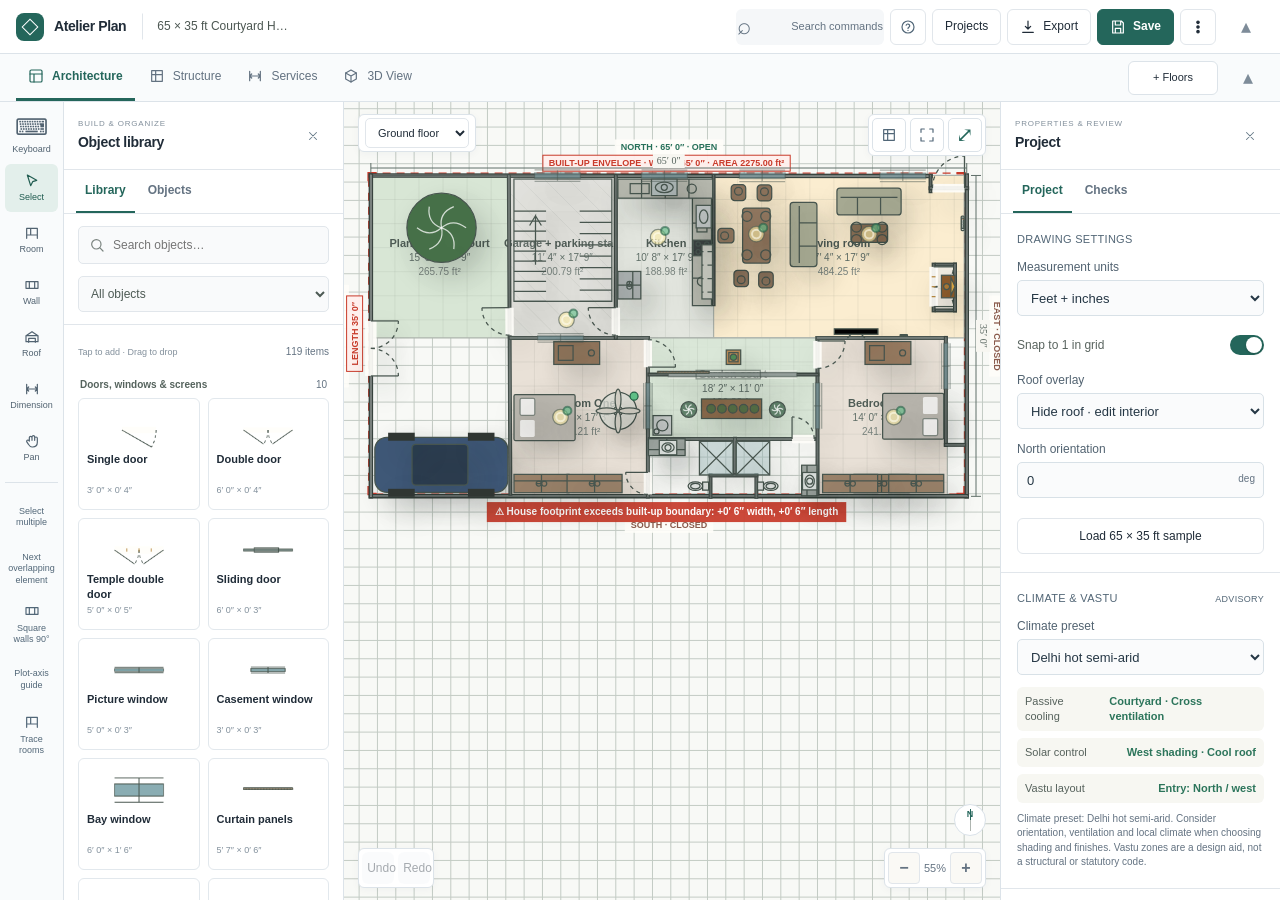
<file: index.html>
<!DOCTYPE html>
<html lang="en">

<head>
  <meta charset="UTF-8" />
  <meta name="viewport" content="width=device-width, initial-scale=1.0" />
  <meta name="theme-color" content="#f7f5ef" />
  <title>Atelier Plan — Spatial design studio</title>
  <link rel="stylesheet" href="css/styles.css">
  <link rel="stylesheet" href="css/studio.css">
  <link rel="stylesheet" href="css/canvas-space.css">
</head>

<body>
  <svg width="0" height="0" style="position:absolute">
    <defs>
      <symbol id="i-select" viewBox="0 0 24 24">
        <path d="m5 3 14 8-6 2-3 6Z" />
      </symbol>
      <symbol id="i-room" viewBox="0 0 24 24">
        <path d="M4 20V5h16v15M4 15h16M10 5v10" />
      </symbol>
      <symbol id="i-wall" viewBox="0 0 24 24">
        <path d="M3 7h18v10H3zM8 7v10m8-10v10" />
      </symbol>
      <symbol id="i-roof" viewBox="0 0 24 24">
        <path d="M3 10 12 4l9 6v9H3zM7 20v-6h10v6M3 10h18" />
      </symbol>
      <symbol id="i-dimension" viewBox="0 0 24 24">
        <path d="M4 5v14M20 5v14M4 12h16m-13-3-3 3 3 3m10-6 3 3-3 3" />
      </symbol>
      <symbol id="i-pan" viewBox="0 0 24 24">
        <path
          d="M8 11V7a2 2 0 0 1 4 0v4-5a2 2 0 0 1 4 0v5-3a2 2 0 0 1 4 0v6c0 5-3 7-7 7h-1c-3 0-4-2-6-5l-2-3a2 2 0 0 1 3-2l1 1Z" />
      </symbol>
      <symbol id="i-undo" viewBox="0 0 24 24">
        <path d="m9 7-5 5 5 5M4 12h9a6 6 0 0 1 6 6" />
      </symbol>
      <symbol id="i-redo" viewBox="0 0 24 24">
        <path d="m15 7 5 5-5 5m5-5h-9a6 6 0 0 0-6 6" />
      </symbol>
      <symbol id="i-save" viewBox="0 0 24 24">
        <path d="M5 3h12l3 3v15H4V3Zm3 0v6h8V3M8 21v-7h8v7" />
      </symbol>
      <symbol id="i-download" viewBox="0 0 24 24">
        <path d="M12 3v12m-4-4 4 4 4-4M4 20h16" />
      </symbol>
      <symbol id="i-upload" viewBox="0 0 24 24">
        <path d="M12 16V4m-4 4 4-4 4 4M4 20h16" />
      </symbol>
      <symbol id="i-search" viewBox="0 0 24 24">
        <circle cx="11" cy="11" r="7" />
        <path d="m16 16 5 5" />
      </symbol>
      <symbol id="i-grid" viewBox="0 0 24 24">
        <path d="M4 4h16v16H4zM4 10h16M10 4v16" />
      </symbol>
      <symbol id="i-fit" viewBox="0 0 24 24">
        <path d="M8 3H3v5M16 3h5v5M8 21H3v-5m13 5h5v-5" />
      </symbol>
      <symbol id="i-chair" viewBox="0 0 64 48">
        <path d="M18 22V10c0-4 3-6 6-6h16c3 0 6 2 6 6v12M14 22h36v13H14zm5 13v9m26-9v9" />
      </symbol>
      <symbol id="i-sofa" viewBox="0 0 64 48">
        <path
          d="M12 23V12c0-4 3-7 7-7h26c4 0 7 3 7 7v11M8 21c4 0 6 3 6 6v8h36v-8c0-4 2-6 6-6v18H8Zm8 18v5m32-5v5M32 23v12" />
      </symbol>
      <symbol id="i-bed" viewBox="0 0 64 48">
        <path d="M8 38V10m0 22h48v6H8Zm6-17h16v11H14zm16 0h20c3 0 4 3 4 6v5H30Z" />
      </symbol>
      <symbol id="i-table" viewBox="0 0 64 48">
        <rect x="8" y="9" width="48" height="26" rx="5" />
        <path d="M15 35v9m34-9v9" />
      </symbol>
      <symbol id="i-desk" viewBox="0 0 64 48">
        <path d="M8 13h48v8H8zm6 8v23m36-23v23M14 28h36" />
      </symbol>
      <symbol id="i-plant" viewBox="0 0 64 48">
        <path d="M25 28h16l-2 16H27Zm7 0V13m0 8c-9 0-13-6-12-13 8 0 12 5 12 13Zm0-4c8 0 12-6 11-13-7 0-11 5-11 13Z" />
      </symbol>
      <symbol id="i-kitchen" viewBox="0 0 64 48">
        <path d="M8 11h48v30H8zM8 22h48M31 11v30M42 27h9v9h-9zM15 15h9" />
      </symbol>
      <symbol id="i-tub" viewBox="0 0 64 48">
        <path d="M8 22h48v5c0 8-6 13-13 13H21c-7 0-13-5-13-13Zm8 18v4m32-4v4M18 22V12c0-4 3-7 7-7h2" />
      </symbol>
      <symbol id="i-door" viewBox="0 0 64 48">
        <path d="M12 42V7h24v35M12 42h42M36 7v35M31 25h1M36 8c12 0 20 10 20 22" />
      </symbol>
      <symbol id="i-window" viewBox="0 0 64 48">
        <path d="M8 9h48v30H8zM32 9v30M8 24h48M12 13l16 8m8 6 16 8" />
      </symbol>
      <symbol id="i-mirror" viewBox="0 0 64 48">
        <rect x="15" y="4" width="34" height="40" rx="3" />
        <path d="m22 35 20-24M20 40l25-29M25 44l20-20M15 9h34M15 39h34" />
      </symbol>
      <symbol id="i-electrical" viewBox="0 0 64 48">
        <rect x="10" y="7" width="44" height="34" rx="3" />
        <path d="M18 16h8m12 0h8M18 25h8m12 0h8M18 34h8m12 0h8" />
        <circle cx="30" cy="16" r="2" />
        <circle cx="30" cy="25" r="2" />
        <circle cx="30" cy="34" r="2" />
      </symbol>
      <symbol id="i-light" viewBox="0 0 64 48">
        <circle cx="32" cy="24" r="13" />
        <path d="M32 3v7M32 38v7M11 24H3m58 0h-8M17 9l5 5m25 25-5-5M47 9l-5 5M17 39l5-5" />
      </symbol>
      <symbol id="i-help" viewBox="0 0 24 24">
        <circle cx="12" cy="12" r="9" />
        <path d="M9.2 9.3a2.8 2.8 0 0 1 5.4 1c0 1.9-2.6 2.2-2.6 3.9" />
        <circle cx="12" cy="17.2" r=".9" fill="currentColor" stroke="none" />
      </symbol>
      <symbol id="i-more" viewBox="0 0 24 24">
        <circle cx="12" cy="5" r="1.8" fill="currentColor" />
        <circle cx="12" cy="12" r="1.8" fill="currentColor" />
        <circle cx="12" cy="19" r="1.8" fill="currentColor" />
      </symbol>
      <symbol id="i-close" viewBox="0 0 24 24">
        <path d="M18 6 6 18M6 6l12 12" />
      </symbol>
      <symbol id="i-catalog" viewBox="0 0 24 24">
        <rect x="3" y="3" width="7" height="7" rx="1.5" />
        <rect x="14" y="3" width="7" height="7" rx="1.5" />
        <rect x="14" y="14" width="7" height="7" rx="1.5" />
        <rect x="3" y="14" width="7" height="7" rx="1.5" />
      </symbol>
      <symbol id="i-inspector" viewBox="0 0 24 24">
        <path d="M4 21v-7m0-4V3m8 18v-9m0-4V3m8 18v-5m0-4V3M1 14h6m2-6h6m2 8h6" />
      </symbol>
      <symbol id="i-floors" viewBox="0 0 24 24">
        <path d="m12 2 10 5-10 5-10-5Z" />
        <path d="m2 12 10 5 10-5" />
        <path d="m2 17 10 5 10-5" />
      </symbol>
      <symbol id="i-plan" viewBox="0 0 24 24">
        <rect x="3" y="3" width="18" height="18" rx="2" />
        <path d="M3 9h18M9 21V9" />
      </symbol>
      <symbol id="i-cube" viewBox="0 0 24 24">
        <path d="m12 3 8 4.5v9L12 21l-8-4.5v-9L12 3Z" />
        <path d="M12 12v9m0-9 8-4.5M12 12 4 7.5" />
      </symbol>
      <symbol id="i-pillar" viewBox="0 0 24 24">
        <rect x="6" y="3" width="12" height="18" rx="1" fill="none" stroke="currentColor" stroke-width="2" />
        <path d="M6 7h12M6 17h12M4 3h16M4 21h16" stroke="currentColor" stroke-width="2" />
      </symbol>
      <symbol id="i-beam" viewBox="0 0 24 24">
        <path d="M3 6h18M3 18h18M7 6v12M17 6v12M3 4v4M21 4v4M3 16v4M21 16v4" stroke="currentColor" stroke-width="2"
          stroke-linecap="round" />
      </symbol>
      <symbol id="i-structure" viewBox="0 0 24 24">
        <rect x="3" y="3" width="18" height="18" rx="2" fill="none" stroke="currentColor" stroke-width="1.8" />
        <path d="M3 9h18M3 15h18M9 3v18M15 3v18" stroke="currentColor" stroke-width="1.5" />
        <circle cx="9" cy="9" r="1.8" fill="currentColor" />
        <circle cx="15" cy="9" r="1.8" fill="currentColor" />
        <circle cx="9" cy="15" r="1.8" fill="currentColor" />
        <circle cx="15" cy="15" r="1.8" fill="currentColor" />
      </symbol>
    </defs>
  </svg>

  <main class="app">
    <header class="topbar">
      <div class="brand">
        <div class="brand-mark" aria-hidden="true"></div>
        <span class="brand-name">Atelier Plan</span>
        <input class="project-name" id="projectName" value="Hill House Concept" aria-label="Project name" />
        <span class="save-state" id="saveState">Saved locally</span>
      </div>

      <div class="view-switch" aria-label="View mode">
        <button class="active" data-view="plan" title="2D Floor Plan" aria-label="Plan"><svg class="icon">
            <use href="#i-plan" />
          </svg><span>Plan</span></button>
        <button data-view="3d" title="3D Realistic View" aria-label="3D View"><svg class="icon">
            <use href="#i-cube" />
          </svg><span>3D View</span></button>
      </div>

      <!-- Desktop Panel Tabs -->
      <div class="panel-switch-tabs" id="panelSwitchTabs" aria-label="Toggle Panels">
        <button class="panel-tab-btn active" id="tabBtnCatalog" data-panel="catalog" title="Toggle Library"><svg
            class="icon">
            <use href="#i-catalog" />
          </svg><span>Library</span></button>
        <button class="panel-tab-btn active" id="tabBtnInspector" data-panel="inspector" title="Toggle Properties"><svg
            class="icon">
            <use href="#i-inspector" />
          </svg><span>Properties</span></button>
      </div>

      <div class="top-actions">
        <button class="button desktop-only" id="projectsBtn" title="Projects and recovery">Projects</button>
        <button class="button desktop-only" id="objectsBtn" title="Find and select objects">Objects</button>
        <button class="icon-button" id="undoBtn" title="Undo (Ctrl+Z)"><svg class="icon">
            <use href="#i-undo" />
          </svg><span class="optional">Undo</span></button>
        <button class="icon-button" id="redoBtn" title="Redo (Ctrl+Shift+Z)"><svg class="icon">
            <use href="#i-redo" />
          </svg><span class="optional">Redo</span></button>
        <button class="icon-button desktop-only" id="importBtn" title="Import project"><svg class="icon">
            <use href="#i-upload" />
          </svg></button>
        <button class="button desktop-only" id="exportBtn" title="Export JSON"><svg class="icon">
            <use href="#i-download" />
          </svg><span class="optional">Export JSON</span></button>
        <button class="button primary" id="saveBtn" title="Save changes" aria-label="Save"><svg class="icon">
            <use href="#i-save" />
          </svg><span>Save</span></button>
        <button class="icon-button mobile-menu-btn" id="mobileMenuBtn" title="More options"
          aria-label="More options"><svg class="icon">
            <use href="#i-more" />
          </svg></button>
        <input type="file" id="fileInput" accept="application/json,.json" />
      </div>

      <!-- Mobile dropdown / popover menu -->
      <div class="mobile-menu-popover" id="mobileMenuPopover">
        <button class="menu-item" id="menuProjects">Projects & recovery</button>
        <button class="menu-item" id="menuObjects">Find plan objects</button>
        <button class="menu-item" id="menuImport"><svg class="icon">
            <use href="#i-upload" />
          </svg><span>Import JSON</span></button>
        <button class="menu-item" id="menuExport"><svg class="icon">
            <use href="#i-download" />
          </svg><span>Export JSON</span></button>
        <div class="menu-sep"></div>
        <button class="menu-item" id="menuLoadSample"><svg class="icon">
            <use href="#i-fit" />
          </svg><span>Load 65 × 35 ft sample</span></button>
        <button class="menu-item" id="menuHelp"><svg class="icon">
            <use href="#i-help" />
          </svg><span>Help &amp; shortcuts</span></button>
      </div>
    </header>

    <section class="workspace" id="workspace" data-mobile-tab="stage">
      <nav class="toolrail" id="toolrail" aria-label="Drawing tools">
        <button class="tool active" data-tool="select" data-label="Select (V)" title="Select (V)"><svg class="icon">
            <use href="#i-select" />
          </svg><span class="tool-text">Select</span></button>
        <button class="tool" data-tool="room" data-label="Draw room (R)" title="Draw room (R)"><svg class="icon">
            <use href="#i-room" />
          </svg><span class="tool-text">Room</span></button>
        <button class="tool" data-tool="wall" data-label="Draw wall (W)" title="Draw wall (W)"><svg class="icon">
            <use href="#i-wall" />
          </svg><span class="tool-text">Wall</span></button>
        <button class="tool" data-tool="roof" data-label="Draw roof (T)" title="Draw roof (T)"><svg class="icon">
            <use href="#i-roof" />
          </svg><span class="tool-text">Roof</span></button>
        <button class="tool" data-tool="dimension" data-label="Dimension (D)" title="Dimension (D)"><svg class="icon">
            <use href="#i-dimension" />
          </svg><span class="tool-text">Dimension</span></button>
        <button class="tool" data-tool="column" data-label="Pillar (P)" title="Pillar / Column (P)"><svg class="icon">
            <use href="#i-pillar" />
          </svg><span class="tool-text">Pillar</span></button>
        <button class="tool" data-tool="beam" data-label="Beam (B)" title="Beam (B)"><svg class="icon">
            <use href="#i-beam" />
          </svg><span class="tool-text">Beam</span></button>
        <button class="tool" data-tool="pan" data-label="Pan (H)" title="Pan (H)"><svg class="icon">
            <use href="#i-pan" />
          </svg><span class="tool-text">Pan</span></button>
        <div class="spacer"></div>
      </nav>

      <aside class="catalog" id="catalogPanel">
        <div class="panel-head">
          <div>
            <div class="eyebrow">Design library</div>
            <div class="panel-title">Objects</div>
          </div>
          <button class="panel-close-btn" id="closeCatalogBtn" title="Close Library" aria-label="Close Library"><svg
              class="icon">
              <use href="#i-close" />
            </svg></button>
        </div>
        <div class="catalog-search">
          <svg class="icon">
            <use href="#i-search" />
          </svg>
          <input id="catalogSearch" placeholder="Search furniture" autocomplete="off" />
        </div>
        <!-- Scrollable Category Pill Tabs -->
        <div class="category-pills" id="categoryPills">
          <button class="cat-pill active" data-cat="all">All</button>
          <button class="cat-pill" data-cat="openings">Doors &amp; Windows</button>
          <button class="cat-pill" data-cat="living">Living &amp; Dining</button>
          <button class="cat-pill" data-cat="bedroom">Bedroom</button>
          <button class="cat-pill" data-cat="kitchen">Kitchen</button>
          <button class="cat-pill" data-cat="bath">Bathroom</button>
          <button class="cat-pill" data-cat="pooja">Pooja &amp; Indian</button>
          <button class="cat-pill" data-cat="appliances">Appliances</button>
          <button class="cat-pill" data-cat="electrical">Electrical</button>
          <button class="cat-pill" data-cat="plumbing">Plumbing</button>
          <button class="cat-pill" data-cat="garage">Garage</button>
          <button class="cat-pill" data-cat="outdoor">Outdoor</button>
          <button class="cat-pill" data-cat="decor">Decor</button>
        </div>
        <div class="category-tabs" style="display:none">
          <select id="categorySelect" aria-label="Object category">
            <option value="all">All objects</option>
            <option value="openings">Doors, windows & screens</option>
            <option value="living">Living & dining</option>
            <option value="bedroom">Bedroom</option>
            <option value="kitchen">Kitchen</option>
            <option value="bath">Bathroom</option>
            <option value="pooja">Pooja & Indian home</option>
            <option value="appliances">Appliances & utility</option>
            <option value="electrical">Electrical & lighting</option>
            <option value="plumbing">Plumbing & drainage</option>
            <option value="garage">Garage & parking</option>
            <option value="outdoor">Garden & outdoor</option>
            <option value="decor">Decor & circulation</option>
          </select>
        </div>
        <div class="catalog-list" id="catalogList">
          <div class="catalog-heading"><strong>Tap to add · Drag to drop</strong><span id="catalogCount">0 items</span>
          </div>
          <div id="objectGrid"></div>
        </div>
      </aside>

      <div class="stage" id="stage">
        <canvas id="planCanvas"></canvas>
        <div id="threeStage">
          <div id="renderStatus">Preparing physically based scene</div>
          <div class="render-badge">PBR · DRAG TO ORBIT · SHIFT+DRAG TO MOVE OBJECTS</div>
        </div>
        <div class="stage-top">
          <div class="crumb"><strong id="floorLabel">Ground floor</strong><span
              id="workspaceModeLabel">2D workspace</span></div>
          <div class="canvas-actions">
            <button id="structureBtn" class="active" aria-label="Hide structure" aria-pressed="true" title="Hide structure"><svg
                class="icon">
                <use href="#i-structure" />
              </svg></button>
            <button id="gridBtn" title="Toggle grid"><svg class="icon">
                <use href="#i-grid" />
              </svg></button>
            <button id="fitBtn" title="Fit plan"><svg class="icon">
                <use href="#i-fit" />
              </svg></button>
          </div>
        </div>
        <div class="grid-legend" id="gridLegend"></div>
        <div class="hint" id="hint">Drag to define the room</div>
        <div class="compass" id="compass" title="Project north"></div>

        <!-- Mobile Selection Chip on Canvas -->
        <div class="mobile-selection-chip" id="mobileSelectionChip">
          <div class="chip-info">
            <span class="chip-name" id="chipName">Item selected</span>
            <span class="chip-meta" id="chipMeta">Dimensions</span>
          </div><div class="chip-actions">
            <button class="chip-btn primary" id="chipEditBtn">Edit ⚙</button>
            <button class="chip-btn danger" id="chipDeleteBtn" title="Delete">✕</button>
          </div>
        </div>

        <!-- Floating Zoom Controls on Canvas for Mobile -->
        <div class="floating-zoom-controls">
          <button id="stageZoomOut" title="Zoom out">−</button>
          <span id="stageZoomLabel">100%</span>
          <button id="stageZoomIn" title="Zoom in">+</button>
        </div>
      </div>

      <aside class="inspector" id="inspectorPanel">
        <div class="panel-head">
          <div>
            <div class="eyebrow">Inspector</div>
            <div class="panel-title" id="inspectorTitle">Properties</div>
          </div>
          <button class="panel-close-btn" id="closeInspectorBtn" title="Close Properties"
            aria-label="Close Properties"><svg class="icon">
              <use href="#i-close" />
            </svg></button>
        </div>
<div class="planning-tools" id="planningTools"><details><summary>Plan tools & drawing export</summary><button class="button" id="traceRoomsBtn">Trace closed rooms from walls</button><button id="floorViewMode" class="icon-button" aria-label="Show all floors in 3D" aria-pressed="false" title="Show all floors in 3D">▱</button><label for="drawingScale">Drawing scale</label><select id="drawingScale"><option value="50">1:50</option><option value="100" selected>1:100</option><option value="200">1:200</option></select><div class="quick-actions"><button id="exportSvgBtn">Export SVG</button><button id="exportPdfBtn">Export PDF</button><button id="printPlanBtn">Print drawing</button></div><p>Print at 100% size to preserve the selected scale. Traced rooms follow wall boundaries.</p></details></div>
        <div class="inspector-body" id="inspectorBody"></div>
      </aside>
    </section>

    <!-- Desktop Footer Bar -->
    <footer class="bottombar desktop-bottombar" id="desktopBottombar">
      <div class="status">
        <button id="helpBtn" class="help-btn" title="Keyboard shortcuts & feature guide"
          aria-label="Help and shortcuts"><svg class="icon" style="width:14px;height:14px">
            <use href="#i-help" />
          </svg> Help &amp; shortcuts</button>
        <span id="cursorPosition">x 0 · y 0</span>
        <span id="objectCount">0 objects</span>
      </div>
      <div class="floor-tabs" id="floorTabs"></div>
      <div class="zoom-controls">
        <button id="zoomOut" title="Zoom out">−</button>
        <span id="zoomLabel">100%</span>
        <button id="zoomIn" title="Zoom in">+</button>
      </div>
    </footer>

    <!-- Mobile Bottom Navigation Tab Bar (<= 768px) -->
    <nav class="mobile-tabbar" id="mobileTabbar" aria-label="Mobile Navigation">
      <button class="mobile-tab active" data-nav="stage" id="mobNavCanvas">
        <div class="tab-icon-wrap"><svg class="icon">
            <use href="#i-plan" />
          </svg></div>
        <span>Canvas</span>
      </button>
      <button class="mobile-tab" data-nav="catalog" id="mobNavCatalog">
        <div class="tab-icon-wrap"><svg class="icon">
            <use href="#i-catalog" />
          </svg></div>
        <span>Library</span>
      </button>
      <button class="mobile-tab" data-nav="inspector" id="mobNavInspector">
        <div class="tab-icon-wrap">
          <svg class="icon">
            <use href="#i-inspector" />
          </svg>
          <span class="selection-badge-dot" id="selectionBadgeDot"></span>
        </div>
        <span>Properties</span>
      </button>
      <button class="mobile-tab" data-nav="floors" id="mobNavFloors">
        <div class="tab-icon-wrap"><svg class="icon">
            <use href="#i-floors" />
          </svg></div>
        <span>Levels</span>
      </button>
      <button class="mobile-tab" data-nav="help" id="mobNavHelp">
        <div class="tab-icon-wrap"><svg class="icon">
            <use href="#i-help" />
          </svg></div>
        <span>Help</span>
      </button>
    </nav>
  </main>

  <div class="modal-backdrop" id="floorModal">
    <div class="modal">
      <div class="modal-header">
        <h2>Floors &amp; 3D stack</h2>
        <button class="panel-close-btn" id="closeFloorModalBtn" title="Close"><svg class="icon">
            <use href="#i-close" />
          </svg></button>
      </div>
      <p>Highest floor first. Move a floor up or down to exchange its level with its neighbour. Elevations are measured from ground zero.</p>
      <div class="floor-list-modal" id="floorListModal"></div>
      <p id="floorManagerNotice" role="status" aria-live="polite"></p>
      <div class="modal-divider"></div>
      <h3 style="margin:12px 0 6px;font-size:14px;font-weight:600">Add a new floor</h3>
      <div class="field"><label for="newFloorBelow">Above floor</label><select id="newFloorBelow"></select></div>
      <div class="field"><label for="newFloorGap">Floor-to-floor height <span class="unit-label">cm</span></label><input id="newFloorGap" type="text" /></div>
      <p id="floorStackPreview" role="status" aria-live="polite"></p>
      <div class="field"><label>Floor name</label><input id="newFloorName" type="text" value="First floor" /></div>
      <div class="field"><label for="newFloorElevation">Resulting elevation (editable for basements / split levels)</label>
        <div class="input-unit"><input id="newFloorElevation" type="text" value="300" /><span
            id="newFloorElevationUnit">cm</span></div>
      </div>
      <label><input type="checkbox" id="copyFloorContents"> Copy all contents from current floor, including structure and services</label>
      <div class="modal-actions"><button class="button" id="cancelFloor">Cancel</button><button class="button primary"
          id="confirmFloor">Add floor</button></div>
    </div>
  </div>
  <div class="modal-backdrop" id="helpModal">
    <div class="modal help-modal">
      <div class="modal-header">
        <h2>Keyboard shortcuts &amp; guide</h2>
        <button class="panel-close-btn" id="closeHelpHeader" title="Close"><svg class="icon">
            <use href="#i-close" />
          </svg></button>
      </div>
      <p style="margin:0 0 8px">Everything you can do with touch and keyboard, plus notes on key features.</p>
      <div class="help-grid">
        <div class="help-section">
          <h4>Tools</h4>
          <div class="help-row"><span>Select / move</span><kbd>V</kbd></div>
          <div class="help-row"><span>Draw room</span><kbd>R</kbd></div>
          <div class="help-row"><span>Draw wall</span><kbd>W</kbd></div>
          <div class="help-row"><span>Draw roof</span><kbd>T</kbd></div>
          <div class="help-row"><span>Dimension</span><kbd>D</kbd></div>
          <div class="help-row"><span>Pan canvas</span><kbd>H</kbd></div>
        </div>
        <div class="help-section">
          <h4>Edit</h4>
          <div class="help-row"><span>Search commands &amp; objects</span><kbd>Ctrl/⌘ + K</kbd></div>
          <div class="help-row"><span>Switch workspace</span><kbd>Alt + 1–4</kbd></div>
          <div class="help-row"><span>Save project</span><kbd>Ctrl/⌘ + S</kbd></div>
          <div class="help-row"><span>Copy</span><kbd>⌘/Ctrl + C</kbd></div>
          <div class="help-row"><span>Paste</span><kbd>⌘/Ctrl + V</kbd></div>
          <div class="help-row"><span>Duplicate</span><kbd>⌘/Ctrl + D</kbd></div>
          <div class="help-row"><span>Undo</span><kbd>⌘/Ctrl + Z</kbd></div>
          <div class="help-row"><span>Redo</span><kbd>⌘/Ctrl + ⇧ + Z</kbd></div>
          <div class="help-row"><span>Delete selection</span><kbd>Delete</kbd></div>
        </div>
        <div class="help-section">
          <h4>Move &amp; nudge</h4>
          <div class="help-row"><span>Nudge object</span><kbd>Arrow keys</kbd></div>
          <div class="help-row"><span>Larger nudge</span><kbd>⇧ + Arrows</kbd></div>
          <div class="help-row"><span>Clear selection</span><kbd>Esc</kbd></div>
          <div class="help-row"><span>Multi-select</span><kbd>⇧ / ⌘ + click</kbd></div>
          <div class="help-row"><span>Marquee over a room</span><kbd>Alt/⌥ + drag</kbd></div>
        </div>
        <div class="help-section">
          <h4>Walk-through (3D)</h4>
          <div class="help-row"><span>Move</span><kbd>W A S D</kbd></div>
          <div class="help-row"><span>Move</span><kbd>Arrow keys</kbd></div>
          <div class="help-row"><span>Run</span><kbd>Shift</kbd></div>
          <div class="help-row"><span>Look around</span><kbd>Drag mouse</kbd></div>
          <div class="help-row"><span>Exit walk mode</span><kbd>Esc</kbd></div>
        </div>
      </div>
      <div class="help-section">
        <h4>Feature guide</h4>
        <p class="help-feature"><strong>Precise moves on touch screens.</strong> Select objects and tap Keyboard
          in the toolbar to open the device keyboard and move arrows. Choose 1 cm, 5 cm or Grid step.
          Hold a touch arrow to keep moving; each hold is one Undo action. Touch arrows work even if the
          device keyboard has no arrow keys. Escape or the close button dismisses the controls.</p>
        <p class="help-feature"><strong>Smart guides &amp; snapping.</strong> While dragging an object, magenta lines
          appear when its edges or centre line up with nearby objects, room edges or wall faces — it snaps to them so
          things stay aligned. Green dashed lines show live clearances to the surrounding room walls.</p>
        <p class="help-feature"><strong>Right-click menu.</strong> Right-click any object for Duplicate, Rotate ±90°,
          Align to nearest wall, Bring to front / Send to back, Copy and Delete. Right-click empty canvas for Paste and
          Fit.</p>
        <p class="help-feature"><strong>Resize &amp; rotate.</strong> A selected object shows white corner handles (drag
          to resize — hold ⇧ or turn on Lock proportions to keep the aspect ratio) and a round handle above it to
          rotate. Drag a wall's endpoints to resize it, or its round handle to rotate.</p>
        <p class="help-feature"><strong>Doors &amp; windows</strong> snap to the nearest wall automatically when
          dropped, and open/close via the inspector (swing angle, hinge side, sliding/garage amount).</p>
        <p class="help-feature"><strong>3D views.</strong> Dollhouse / Top / Front presets, cutaway or full-height
          walls, show/hide roof, and a first-person <strong>Walk-through</strong> button. The Sun &amp; shadows panel
          drives a real day→night cycle from time-of-day, date and location.</p>
        <p class="help-feature"><strong>Saving.</strong> Work autosaves to this browser. Use Export JSON to keep a
          portable copy, and Import JSON to bring it back or move it to another machine.</p>
      </div>
      <div class="modal-actions"><button class="button primary" id="closeHelp">Got it</button></div>
    </div>
  </div>

  <!-- Civil Structural Report Modal (HTML Display) -->
  <div class="modal-backdrop" id="structuralReportModal">
    <div class="modal report-modal">
      <div class="modal-header">
        <div>
          <h2>Structural Civil Engineering Report</h2>
          <span style="font-size:11px;color:var(--muted)">Standards: IS 456:2000 · ACI 318 · NBC 2016</span>
        </div>
        <div style="display:flex;gap:8px;align-items:center">
          <button class="button" id="printReportBtn" title="Print or save as PDF">🖨️ Print / PDF</button>
          <button class="button" id="copyReportBtn" title="Copy report text/HTML">📋 Copy</button>
          <button class="panel-close-btn" id="closeReportModalBtn" title="Close"><svg class="icon"><use href="#i-close" /></svg></button>
        </div>
      </div>
      <div class="report-content" id="structuralReportContent"></div>
      <div class="modal-actions">
        <button class="button" id="closeReportFooterBtn">Close</button>
      </div>
    </div>
  </div>

  <!-- Sizing & Civil Engineering Guide Modal -->
  <div class="modal-backdrop" id="structuralGuideModal">
    <div class="modal guide-modal">
      <div class="modal-header">
        <div>
          <h2>Pillar &amp; Beam Sizing Guide</h2>
          <span style="font-size:11px;color:var(--muted)">Civil Engineering Rules of Thumb based on Length &amp; Tributary Load</span>
        </div>
        <button class="panel-close-btn" id="closeGuideModalBtn" title="Close"><svg class="icon"><use href="#i-close" /></svg></button>
      </div>
      <div class="guide-content" id="structuralGuideContent">
        <div class="guide-card">
          <h4>1. Column (Pillar) Sizing Rules</h4>
          <p>Columns are sized primarily for factored axial compression load $P_u$ from tributary slab, masonry wall, and self-weight:</p>
          <div class="guide-formula">Pu ≤ 0.4 · fck · Ac + 0.67 · fy · Asc &nbsp;&nbsp;(IS 456 cl. 39.3)</div>
          <table class="report-table" style="margin-top:8px">
            <thead><tr><th>Span / Bay Size</th><th>Floors</th><th>Factored Load</th><th>Recommended Pillar</th><th>Reinforcement</th></tr></thead>
            <tbody>
              <tr><td>≤ 3.5 m (≤ 11.5 ft)</td><td>G / G+1</td><td>≤ 400 kN</td><td><strong>23 × 23 cm</strong> (9″ × 9″)</td><td>4-T16 + 8mm ties @ 150 c/c</td></tr>
              <tr><td>3.5 – 4.8 m (12–16 ft)</td><td>G+1 / G+2</td><td>400 – 750 kN</td><td><strong>23 × 30 cm</strong> (9″ × 12″)</td><td>4-T16 + 2-T12, 8mm @ 150 c/c</td></tr>
              <tr><td>4.8 – 5.8 m (16–19 ft)</td><td>G+2 / G+3</td><td>750 – 1100 kN</td><td><strong>23 × 38 cm</strong> (9″ × 15″)</td><td>6-T16, 8mm ties @ 125 c/c</td></tr>
              <tr><td>&gt; 5.8 m (&gt; 19 ft)</td><td>Heavy / High</td><td>&gt; 1100 kN</td><td><strong>30 × 38 cm</strong> (12″ × 15″)</td><td>8-T16/T20, 8mm ties @ 100 c/c</td></tr>
            </tbody>
          </table>
        </div>

        <div class="guide-card">
          <h4>2. Beam Depth &amp; Deflection Control</h4>
          <p>Beam depth is governed by deflection limits to prevent ceiling cracking and sagging:</p>
          <div class="guide-formula">Basic L/d limit: Simply Supported ≤ 20 | Continuous ≤ 26 | Cantilever ≤ 7</div>
          <p><strong>Rule of Thumb:</strong> Depth $D \approx \text{Clear Span} / 12$ to $\text{Clear Span} / 15$. Width $b = 23\text{ cm}$ (9″) to avoid protruding offsets from standard masonry walls.</p>
          <table class="report-table" style="margin-top:8px">
            <thead><tr><th>Clear Span (L)</th><th>Minimum Depth</th><th>Recommended Size</th><th>Longitudinal Rebar</th></tr></thead>
            <tbody>
              <tr><td>≤ 3.2 m (≤ 10.5 ft)</td><td>23 cm</td><td><strong>23 × 25 cm</strong> (9″ × 10″)</td><td>Top 2-T12, Bot 2-T12</td></tr>
              <tr><td>3.2 – 4.2 m (10.5–14 ft)</td><td>28 cm</td><td><strong>23 × 35 cm</strong> (9″ × 14″)</td><td>Top 2-T12, Bot 2-T16</td></tr>
              <tr><td>4.2 – 5.2 m (14–17 ft)</td><td>35 cm</td><td><strong>23 × 40 cm</strong> (9″ × 16″)</td><td>Top 2-T12, Bot 3-T16</td></tr>
              <tr><td>5.2 – 6.0 m (17–20 ft)</td><td>42 cm</td><td><strong>23 × 45 cm</strong> (9″ × 18″)</td><td>Top 2-T16, Bot 4-T16</td></tr>
              <tr><td>&gt; 6.0 m (&gt; 20 ft)</td><td>48 cm</td><td><strong>30 × 50 cm</strong> (12″ × 20″)</td><td>Top 3-T16, Bot 4-T20</td></tr>
            </tbody>
          </table>
        </div>

        <div class="guide-card">
          <h4>3. Tributary Weight Breakdown</h4>
          <p>Total design dead and live loads calculated on the floor structure:</p>
          <ul style="margin:4px 0 0 16px;padding:0;font-size:12px;color:#4a5750;line-height:1.6">
            <li><strong>RCC Slab (150mm):</strong> $0.15\text{ m} \times 25\text{ kN/m}^3 = 3.75\text{ kN/m}^2$</li>
            <li><strong>Floor Finishes (Tiles, Screed, Plaster):</strong> $1.0\text{ kN/m}^2$</li>
            <li><strong>Residential Live Load (IS 875 Part 2):</strong> $2.0\text{ kN/m}^2$</li>
            <li><strong>230mm Masonry Wall (3m height):</strong> $\approx 13.1\text{ kN/m}$</li>
            <li><strong>Safety Load Factor:</strong> $1.5 \times (DL + LL)$</li>
          </ul>
        </div>
      </div>
      <div class="modal-actions">
        <button class="button primary" id="closeGuideFooterBtn">Got it</button>
      </div>
    </div>
  </div>

  <div class="modal-backdrop" id="projectLibraryModal"><div class="modal"><div class="modal-header"><h2>Projects & recovery</h2><button class="button" data-close="projectLibraryModal">Close</button></div><button class="button primary" id="newProjectBtn">New blank project</button><div id="projectLibraryBody"></div></div></div>
  <div class="modal-backdrop" id="objectsModal"><div class="modal"><div class="modal-header"><h2>Objects on this floor</h2><button class="button" data-close="objectsModal">Close</button></div><input id="objectSearch" aria-label="Search plan objects" placeholder="Search rooms, walls, furniture…"><div id="objectList"></div></div></div>
  <div id="drawingPrint"></div>
  <div class="toast" id="toast" role="status" aria-live="polite"></div>


  <!-- Layout data -->
  <script src="./default-layout.js"></script>

  <!-- Modular application code (dependency order) -->
  <script src="js/utilities.js"></script>
  <script src="js/constants.js"></script>
  <script src="js/furniture-catalog.js"></script>
  <script src="js/services.js"></script>
  <script src="js/stairs.js"></script>
  <script src="js/structural-model.js"></script>
  <script src="js/frame-solver.js"></script>
  <script src="js/structural-audit.js"></script>
  <script src="js/seismic-analysis.js"></script>
  <script src="js/project-model.js"></script>
  <script src="js/project-validation.js"></script>
  <script src="js/app-state.js"></script>
  <script src="js/structural-analysis.js"></script>
  <script src="js/canvas-drawing.js"></script>
  <script src="js/pointer-interaction.js"></script>
  <script src="js/inspector-panel.js"></script>
  <script src="js/catalog-sidebar.js"></script>
  <script src="js/object-operations.js"></script>
  <script src="js/persistence.js"></script>
  <script src="js/ui-wiring.js"></script>
  <script src="js/editing-support.js"></script>
  <script src="js/architecture.js"></script>
  <script src="js/project-library.js"></script>
  <script src="js/drawing-export.js"></script>
  <script src="js/accessibility.js"></script>
  <script src="js/structural-proposals.js"></script>
  <script src="js/structural-workspace.js"></script>
  <script src="js/plan-settings.js"></script>
  <script src="js/stair-connections.js"></script>
  <script src="js/studio-ui.js"></script>
  <script src="js/canvas-space.js"></script>
  <script src="js/read-only.js"></script>
  <script src="js/app.js"></script>

  <!-- 3D renderer (Three.js) -->
  <script src="./vendor/three.min.js"></script>
  <script src="./vendor/OrbitControls.js"></script>
  <script src="./renderer3d.js"></script>

</body>

</html>
</file>
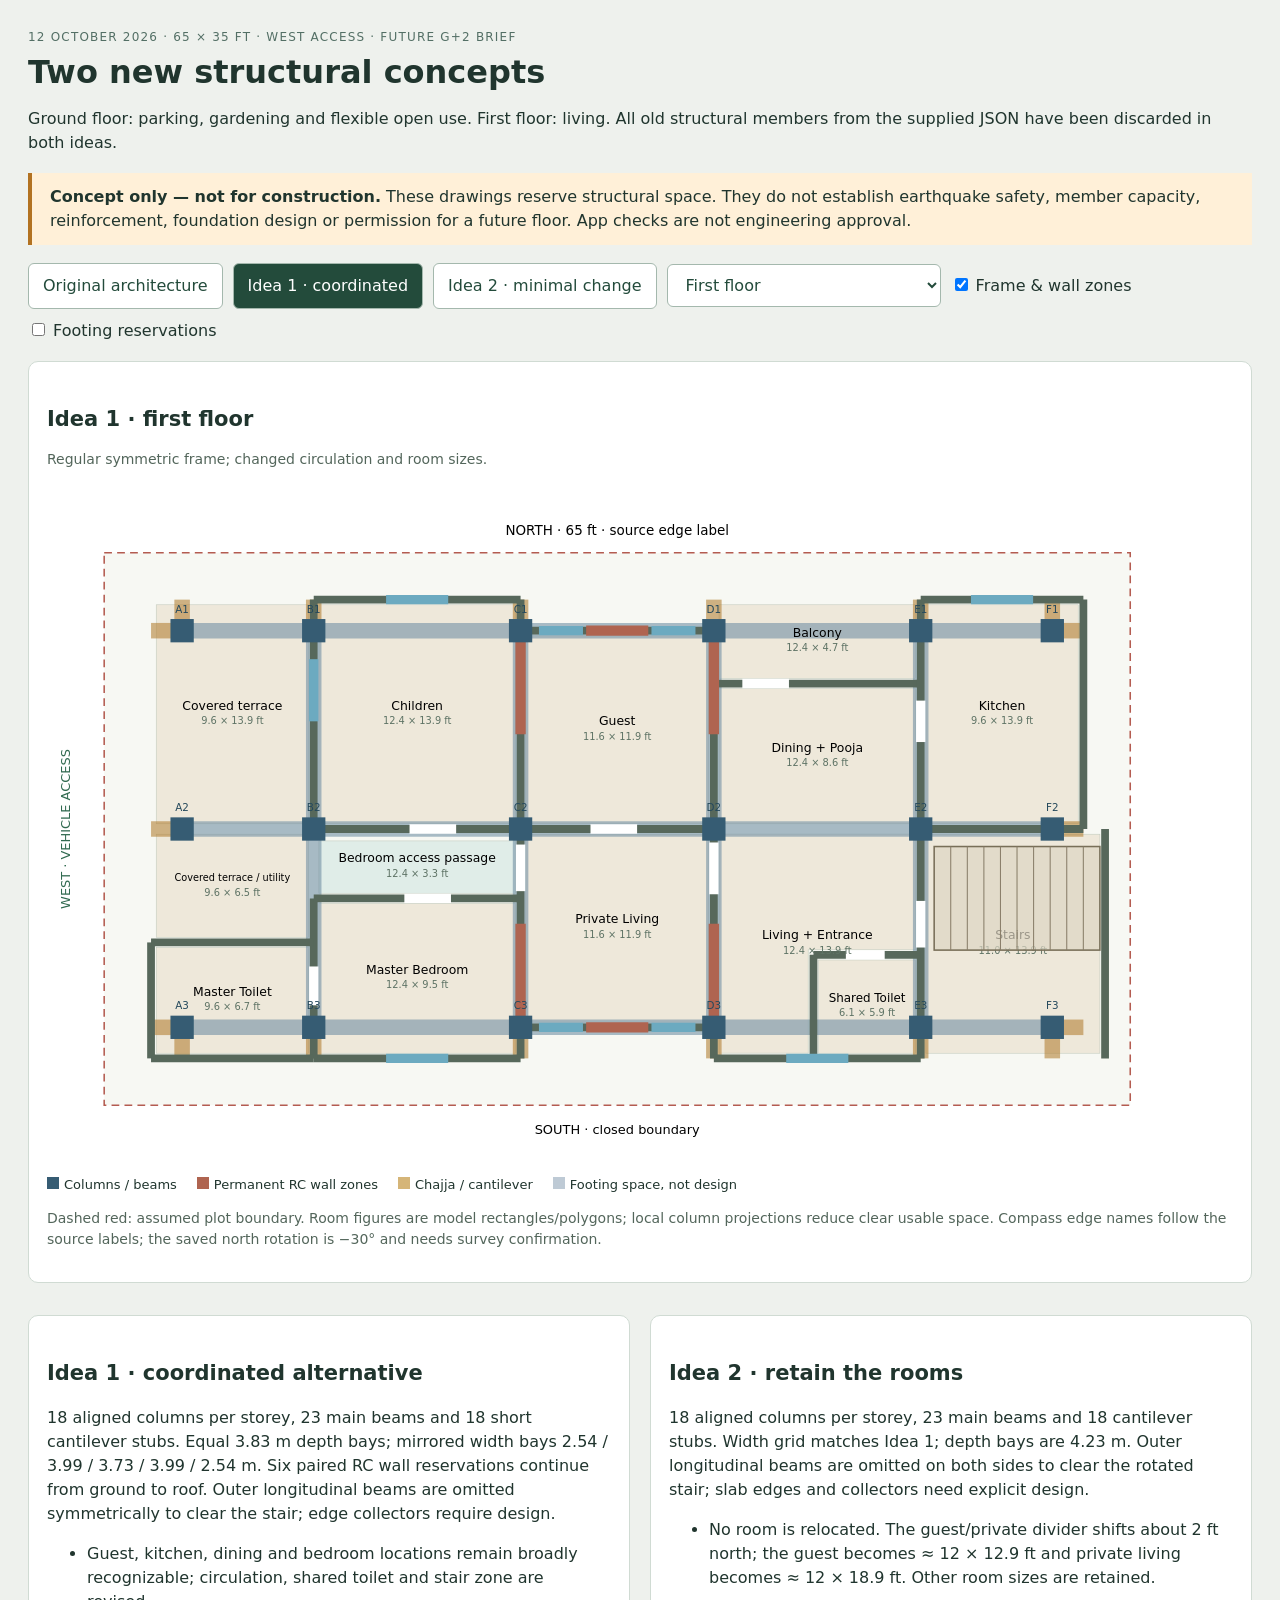
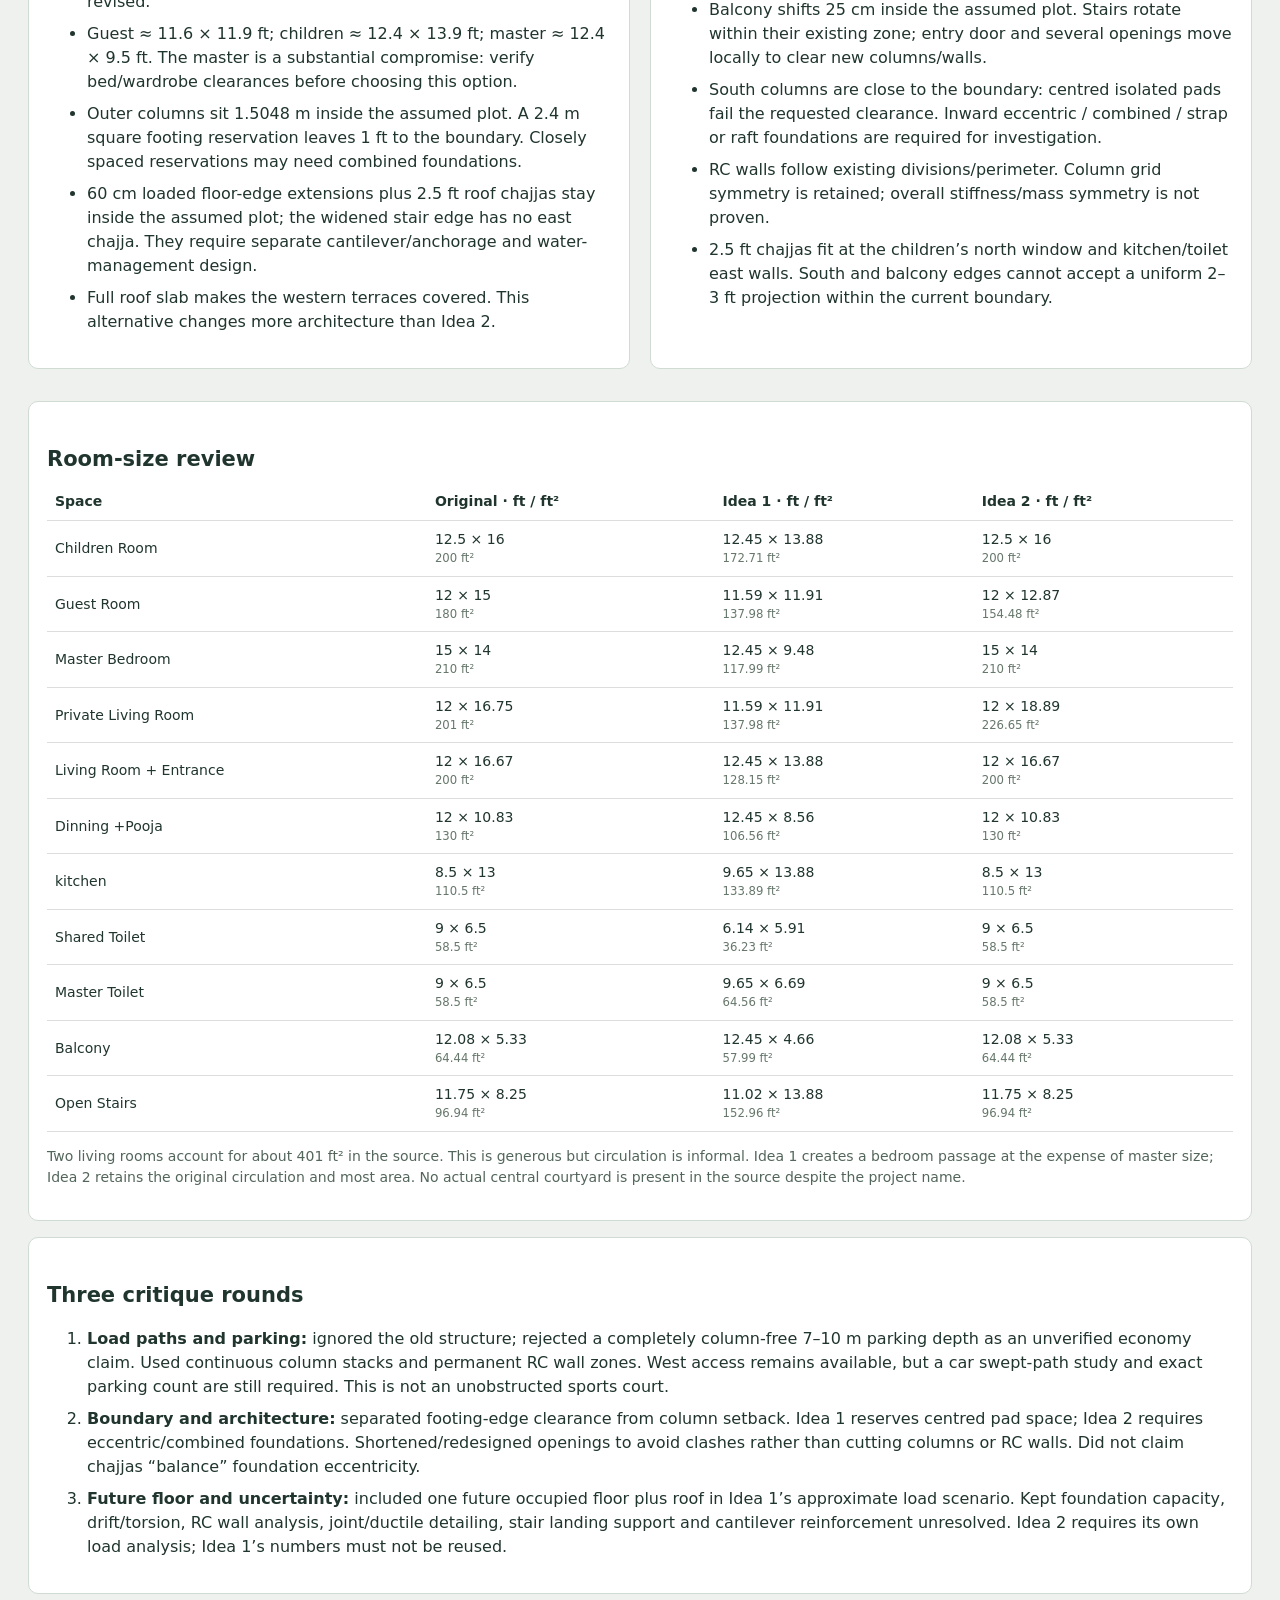
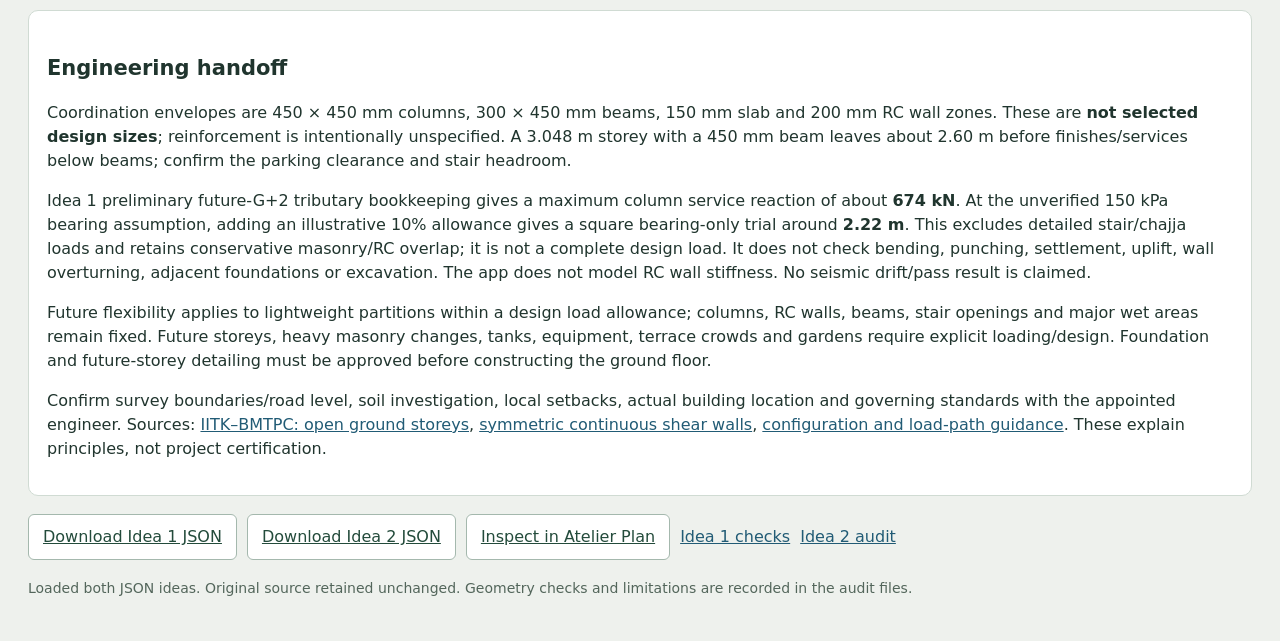
<file: deliverables/courtyard-structure/index.html>
<!doctype html><html lang="en"><meta charset="utf-8"><meta name="viewport" content="width=device-width,initial-scale=1"><title>Courtyard house · two structural concepts</title><style>
*{box-sizing:border-box}body{margin:0;background:#eef1ed;color:#20352e;font:16px/1.5 system-ui}main{max-width:1360px;margin:auto;padding:28px}h1{font-size:32px;line-height:1.15;margin:8px 0}h2{font-size:21px;margin:24px 0 8px}.eyebrow{letter-spacing:.1em;text-transform:uppercase;font-size:12px;color:#536f65}.warning{background:#fff0d8;border-left:4px solid #b27221;padding:12px 18px;margin:18px 0}.controls{display:flex;flex-wrap:wrap;gap:10px;align-items:center;margin:18px 0}button,a.button,select{font:inherit;padding:10px 14px;border:1px solid #a4b8ad;border-radius:6px;background:white;color:#234b3b}button.active{background:#234b3b;color:white}a{color:#215b75}.card{background:white;border:1px solid #d0dbd3;border-radius:10px;padding:18px;margin:16px 0}.plan{width:100%;height:auto;max-height:760px;background:#fff}.legend{display:flex;gap:20px;flex-wrap:wrap;font-size:13px}.dot{display:inline-block;width:12px;height:12px;margin-right:5px}table{width:100%;border-collapse:collapse;font-size:14px}th,td{text-align:left;padding:8px;border-bottom:1px solid #ddd}td small{display:block;color:#66776b}.grid{display:grid;grid-template-columns:1fr 1fr;gap:20px}li{margin:8px 0}.scroll{overflow:auto}svg text{font-family:system-ui}.note{font-size:14px;color:#53665b}@media(max-width:700px){main{padding:14px}.grid{display:block}h1{font-size:26px}}@media print{.controls,.download{display:none}.card{break-inside:avoid}body{background:white}main{padding:0}.plan{max-height:550px}}
</style><main><div class="eyebrow">12 October 2026 · 65 × 35 ft · west access · future G+2 brief</div><h1>Two new structural concepts</h1><p>Ground floor: parking, gardening and flexible open use. First floor: living. All old structural members from the supplied JSON have been discarded in both ideas.</p><div class="warning"><b>Concept only — not for construction.</b> These drawings reserve structural space. They do not establish earthquake safety, member capacity, reinforcement, foundation design or permission for a future floor. App checks are not engineering approval.</div>
<div class="controls"><button data-idea="0">Original architecture</button><button class="active" data-idea="1">Idea 1 · coordinated</button><button data-idea="2">Idea 2 · minimal change</button><select id="floor" aria-label="Floor"><option value="1">First floor</option><option value="0">Ground floor / footing space</option></select><label><input type="checkbox" id="structure" checked> Frame & wall zones</label><label><input type="checkbox" id="footings"> Footing reservations</label></div>
<div class="card"><h2 id="planTitle"></h2><p id="description" class="note"></p><svg id="plan" class="plan" viewBox="0 0 2290 1320" aria-label="Floor concept plan" role="img"></svg><div class="legend"><span><i class="dot" style="background:#365c73"></i>Columns / beams</span><span><i class="dot" style="background:#af6450"></i>Permanent RC wall zones</span><span><i class="dot" style="background:#d5b578"></i>Chajja / cantilever</span><span><i class="dot" style="background:#becad5"></i>Footing space, not design</span></div><p class="note">Dashed red: assumed plot boundary. Room figures are model rectangles/polygons; local column projections reduce clear usable space. Compass edge names follow the source labels; the saved north rotation is −30° and needs survey confirmation.</p></div>
<div class="grid"><section class="card"><h2>Idea 1 · coordinated alternative</h2><p>18 aligned columns per storey, 23 main beams and 18 short cantilever stubs. Equal 3.83 m depth bays; mirrored width bays 2.54 / 3.99 / 3.73 / 3.99 / 2.54 m. Six paired RC wall reservations continue from ground to roof. Outer longitudinal beams are omitted symmetrically to clear the stair; edge collectors require design.</p><ul><li>Guest, kitchen, dining and bedroom locations remain broadly recognizable; circulation, shared toilet and stair zone are revised.</li><li>Guest ≈ 11.6 × 11.9 ft; children ≈ 12.4 × 13.9 ft; master ≈ 12.4 × 9.5 ft. The master is a substantial compromise: verify bed/wardrobe clearances before choosing this option.</li><li>Outer columns sit 1.5048 m inside the assumed plot. A 2.4 m square footing reservation leaves 1 ft to the boundary. Closely spaced reservations may need combined foundations.</li><li>60 cm loaded floor-edge extensions plus 2.5 ft roof chajjas stay inside the assumed plot; the widened stair edge has no east chajja. They require separate cantilever/anchorage and water-management design.</li><li>Full roof slab makes the western terraces covered. This alternative changes more architecture than Idea 2.</li></ul></section>
<section class="card"><h2>Idea 2 · retain the rooms</h2><p>18 aligned columns per storey, 23 main beams and 18 cantilever stubs. Width grid matches Idea 1; depth bays are 4.23 m. Outer longitudinal beams are omitted on both sides to clear the rotated stair; slab edges and collectors need explicit design.</p><ul><li>No room is relocated. The guest/private divider shifts about 2 ft north; the guest becomes ≈ 12 × 12.9 ft and private living becomes ≈ 12 × 18.9 ft. Other room sizes are retained.</li><li>Balcony shifts 25 cm inside the assumed plot. Stairs rotate within their existing zone; entry door and several openings move locally to clear new columns/walls.</li><li>South columns are close to the boundary: centred isolated pads fail the requested clearance. Inward eccentric / combined / strap or raft foundations are required for investigation.</li><li>RC walls follow existing divisions/perimeter. Column grid symmetry is retained; overall stiffness/mass symmetry is not proven.</li><li>2.5 ft chajjas fit at the children’s north window and kitchen/toilet east walls. South and balcony edges cannot accept a uniform 2–3 ft projection within the current boundary.</li></ul></section></div>
<section class="card"><h2>Room-size review</h2><div class="scroll"><table><thead><tr><th>Space</th><th>Original · ft / ft²</th><th>Idea 1 · ft / ft²</th><th>Idea 2 · ft / ft²</th></tr></thead><tbody id="rooms"></tbody></table></div><p class="note">Two living rooms account for about 401 ft² in the source. This is generous but circulation is informal. Idea 1 creates a bedroom passage at the expense of master size; Idea 2 retains the original circulation and most area. No actual central courtyard is present in the source despite the project name.</p></section>
<section class="card"><h2>Three critique rounds</h2><ol><li><b>Load paths and parking:</b> ignored the old structure; rejected a completely column-free 7–10 m parking depth as an unverified economy claim. Used continuous column stacks and permanent RC wall zones. West access remains available, but a car swept-path study and exact parking count are still required. This is not an unobstructed sports court.</li><li><b>Boundary and architecture:</b> separated footing-edge clearance from column setback. Idea 1 reserves centred pad space; Idea 2 requires eccentric/combined foundations. Shortened/redesigned openings to avoid clashes rather than cutting columns or RC walls. Did not claim chajjas “balance” foundation eccentricity.</li><li><b>Future floor and uncertainty:</b> included one future occupied floor plus roof in Idea 1’s approximate load scenario. Kept foundation capacity, drift/torsion, RC wall analysis, joint/ductile detailing, stair landing support and cantilever reinforcement unresolved. Idea 2 requires its own load analysis; Idea 1’s numbers must not be reused.</li></ol></section>
<section class="card"><h2>Engineering handoff</h2><p>Coordination envelopes are 450 × 450 mm columns, 300 × 450 mm beams, 150 mm slab and 200 mm RC wall zones. These are <b>not selected design sizes</b>; reinforcement is intentionally unspecified. A 3.048 m storey with a 450 mm beam leaves about 2.60 m before finishes/services below beams; confirm the parking clearance and stair headroom.</p><p>Idea 1 preliminary future-G+2 tributary bookkeeping gives a maximum column service reaction of about <b>674 kN</b>. At the unverified 150 kPa bearing assumption, adding an illustrative 10% allowance gives a square bearing-only trial around <b>2.22 m</b>. This excludes detailed stair/chajja loads and retains conservative masonry/RC overlap; it is not a complete design load. It does not check bending, punching, settlement, uplift, wall overturning, adjacent foundations or excavation. The app does not model RC wall stiffness. No seismic drift/pass result is claimed.</p><p>Future flexibility applies to lightweight partitions within a design load allowance; columns, RC walls, beams, stair openings and major wet areas remain fixed. Future storeys, heavy masonry changes, tanks, equipment, terrace crowds and gardens require explicit loading/design. Foundation and future-storey detailing must be approved before constructing the ground floor.</p><p>Confirm survey boundaries/road level, soil investigation, local setbacks, actual building location and governing standards with the appointed engineer. Sources: <a href="https://www.bmtpc.org/DataFiles/CMS/file/EQTIPS_PDFFiles/EQTip21.pdf">IITK–BMTPC: open ground storeys</a>, <a href="https://www.bmtpc.org/DataFiles/CMS/file/EQTIPS_PDFFiles/EQTip23.pdf">symmetric continuous shear walls</a>, <a href="https://www.nicee.org/EQTips.php">configuration and load-path guidance</a>. These explain principles, not project certification.</p></section>
<div class="controls download"><a class="button" download href="idea-1-coordinated.json">Download Idea 1 JSON</a><a class="button" download href="idea-2-minimal-change.json">Download Idea 2 JSON</a><a class="button" href="app-preview.html">Inspect in Atelier Plan</a><a href="verification.json">Idea 1 checks</a><a href="verification-idea2.json">Idea 2 audit</a></div><p id="status" class="note">Loading project files…</p></main>
<script>
const esc=s=>String(s).replace(/[&<>"']/g,c=>({'&':'&amp;','<':'&lt;','>':'&gt;','"':'&quot;',"'":'&#39;'}[c]));let idea=1,data,records;
const rect=(x,y,w,h,attr='')=>`<rect x="${x}" y="${y}" width="${w}" height="${h}" ${attr}/>`;
const line=(x1,y1,x2,y2,attr='')=>`<line x1="${x1}" y1="${y1}" x2="${x2}" y2="${y2}" ${attr}/>`;
const text=(x,y,s,size=22,attr='')=>`<text x="${x}" y="${y}" font-size="${size}" text-anchor="middle" ${attr}>${esc(s)}</text>`;
function render(){if(!data)return;const level=+document.querySelector('#floor').value,p=data[idea],f=p.floors[level],site=records[0].site;let svg=rect(site.x,site.y,site.w,site.h,'fill="#f7f8f3" stroke="#b45c51" stroke-width="3" stroke-dasharray="15 10"');
 if(document.querySelector('#footings').checked&&idea&&level===0)for(const c of f.columns){const r=c.foundationReservation||{x:c.x+c.w/2-120,y:c.y+c.d/2-120,w:240,d:240};svg+=rect(r.x,r.y,r.w,r.d,'fill="#bdc9d3" fill-opacity=".28" stroke="#788f9d" stroke-width="2" stroke-dasharray="9 6"');}
 for(const r of f.rooms){svg+=r.polygon?`<polygon points="${r.polygon.map(q=>q.x+','+q.y).join(' ')}" fill="${r.color||'#e8e8da'}" stroke="#bcc6b9"/>`:rect(r.x,r.y,r.w,r.d,`fill="${r.color||'#e8e8da'}" stroke="#bcc6b9"`);}
 if(idea&&document.querySelector('#structure').checked){for(const b of f.beams)svg+=line(b.x1,b.y1,b.x2,b.y2,`stroke="${b.supportCondition==='cantilever'?'#b48238':'#7392a6'}" stroke-opacity=".6" stroke-width="${b.width}"`);}
 for(const w of f.walls)svg+=line(w.x1,w.y1,w.x2,w.y2,`stroke="#57685b" stroke-width="${w.thickness}"`);
 for(const i of f.items.filter(i=>['door','window'].includes(i.type)||i.type==='double-door')){const w=f.walls.find(w=>w.id===i.hostWallId);if(!w)continue;const L=Math.hypot(w.x2-w.x1,w.y2-w.y1),u=(w.x2-w.x1)/L,v=(w.y2-w.y1)/L,t=i.wallOffset??L/2,x=w.x1+u*t,y=w.y1+v*t;svg+=line(x-u*i.w/2,y-v*i.w/2,x+u*i.w/2,y+v*i.w/2,`stroke="${i.shape==='window'?'#6caac0':'white'}" stroke-width="${w.thickness+3}"`);}
 if(idea&&document.querySelector('#structure').checked){for(const w of f.structuralWalls)svg+=line(w.x1,w.y1,w.x2,w.y2,'stroke="#af6450" stroke-width="20"');for(const c of f.columns)svg+=rect(c.x,c.y,c.w,c.d,'fill="#365c73"')+text(c.x+c.w/2,c.y-12,c.tag,20,'fill="#25495c"');}
 for(const r of f.rooms){const label=r.name.replace('Room','').replace('Open ','');svg+=text(r.x+r.w/2,r.y+r.d/2-9,label,Math.min(24,r.w/Math.max(6,label.length)*1.6));svg+=text(r.x+r.w/2,r.y+r.d/2+19,`${(r.w/30.48).toFixed(1)} × ${(r.d/30.48).toFixed(1)} ft`,19,'fill="#5e7365"');}
 for(const s of f.items.filter(i=>i.type==='u-stairs')){svg+=`<g transform="rotate(${s.rotation||0} ${s.x+s.w/2} ${s.y+s.d/2})">`+rect(s.x,s.y,s.w,s.d,'fill="#ddd6c4" fill-opacity=".7" stroke="#786f58" stroke-width="3"');for(let j=1;j<10;j++)svg+=line(s.x,s.y+j*s.d/10,s.x+s.w,s.y+j*s.d/10,'stroke="#887d68" stroke-width="2"');svg+='</g>';}
 svg+=text(site.x+site.w/2,site.y-35,'NORTH · 65 ft · source edge label',26);svg+=text(site.x+site.w/2,site.y+site.h+55,'SOUTH · closed boundary',25);svg+=`<text x="45" y="${site.y+site.h/2}" transform="rotate(-90 45 ${site.y+site.h/2})" text-anchor="middle" font-size="25" fill="#316a50">WEST · VEHICLE ACCESS</text>`;
 if(level===0)svg+=text(site.x+440,site.y+site.h/2-115,'West entry → flexible open area',27,'fill="#376747"')+text(site.x+950,site.y+site.h/2+130,'Parking count / swept path not validated',25,'fill="#7b6548"');
 document.querySelector('#plan').innerHTML=svg;document.querySelector('#planTitle').textContent=(idea?'Idea '+idea:'Original architecture')+' · '+(level?'first floor':'ground floor');document.querySelector('#description').textContent=idea===1?'Regular symmetric frame; changed circulation and room sizes.':idea===2?'Room arrangement retained; boundary foundations and slab-edge design are more demanding.':'Old columns and beams intentionally hidden: they belong to an earlier layout.';
 document.querySelectorAll('[data-idea]').forEach(b=>b.classList.toggle('active',+b.dataset.idea===idea));}
Promise.all(['original-reference.json','idea-1-coordinated.json','idea-2-minimal-change.json','verification.json','verification-idea2.json'].map(u=>fetch(u).then(r=>{if(!r.ok)throw Error(u);return r.json();}))).then(v=>{data=v.slice(0,3);records=v.slice(3);const names=['Children Room','Guest Room','Master Bedroom','Private Living Room','Living Room + Entrance','Dinning +Pooja','kitchen','Shared Toilet','Master Toilet','Balcony','Open Stairs'];const aliases={'Living Room + Entrance':'Living + Entrance','Dinning +Pooja':'Dining + Pooja',kitchen:'Kitchen'};document.querySelector('#rooms').innerHTML=names.map(name=>'<tr><td>'+esc(name)+'</td>'+[records[0].originalRooms,records[0].proposedRooms,records[1].proposedRooms].map(rows=>{const r=rows.find(r=>r.name===name)||rows.find(r=>r.name===aliases[name]);return '<td>'+(r?`${r.widthFt} × ${r.depthFt}<small>${r.areaSqFt} ft²</small>`:'—')+'</td>';}).join('')+'</tr>').join('');document.querySelector('#status').textContent='Loaded both JSON ideas. Original source retained unchanged. Geometry checks and limitations are recorded in the audit files.';render();}).catch(e=>document.querySelector('#status').textContent='Could not load: '+e.message);
document.querySelectorAll('[data-idea]').forEach(b=>b.onclick=()=>{idea=+b.dataset.idea;render();});for(const id of ['floor','structure','footings'])document.querySelector('#'+id).onchange=render;
</script></html>
</file>
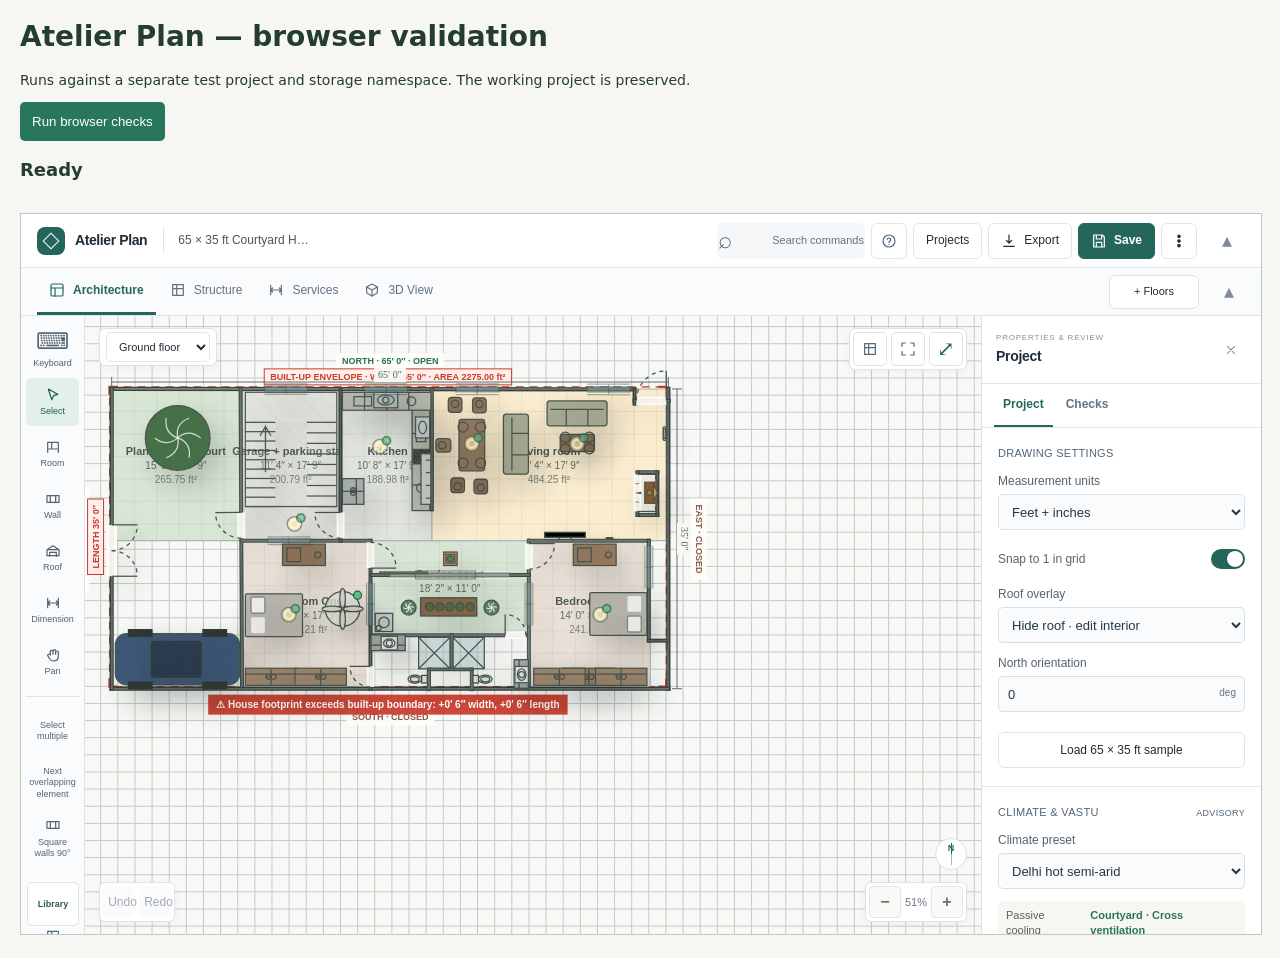
<file: tests/browser.html>
<!doctype html><html lang="en"><meta charset="utf-8"><title>Atelier Plan browser regression checks</title>
<style>body{font:14px system-ui;margin:20px;background:#f6f7f3;color:#253d30}button{padding:12px;background:#27765d;color:white;border:0;border-radius:5px}iframe{width:100%;height:720px;border:1px solid #bbc9c0;margin-top:15px}.pass{color:#206a42}.fail{color:#b42727}li{padding:5px}#summary{font-size:18px;font-weight:600}</style>
<h1>Atelier Plan — browser validation</h1><p>Runs against a separate test project and storage namespace. The working project is preserved.</p><button id="run" disabled>Run browser checks</button><p id="summary">Loading test workspace…</p><ol id="results"></ol><iframe id="app" src="../index.html?test=1" title="Isolated Atelier Plan test workspace"></iframe>
<script src="browser-tests.js"></script></html>
</file>
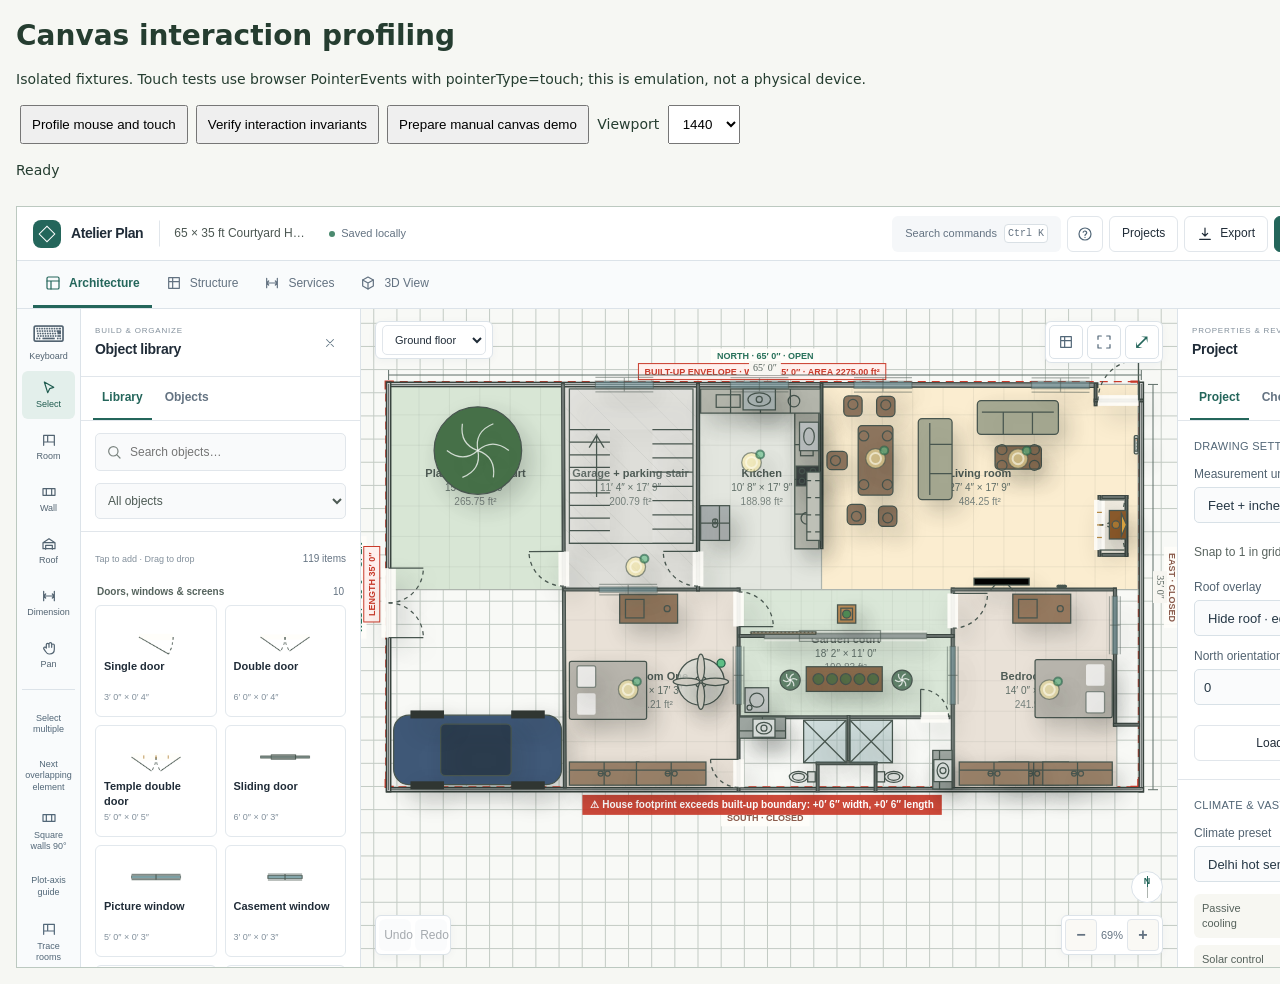
<file: tests/interaction-profile.html>
<!doctype html><html lang="en"><meta charset="utf-8"><title>Canvas interaction profiling</title>
<style>body{font:14px system-ui;margin:16px;background:#f6f7f3;color:#253d30}button,select{padding:10px;margin:4px}iframe{height:760px;border:1px solid #bcc9c0;display:block}pre{white-space:pre-wrap;max-height:180px;overflow:auto}.pass{color:#206a42}.fail{color:#b42727}</style>
<h1>Canvas interaction profiling</h1><p>Isolated fixtures. Touch tests use browser PointerEvents with pointerType=touch; this is emulation, not a physical device.</p>
<button id="profile" disabled>Profile mouse and touch</button><button id="verify" disabled>Verify interaction invariants</button><button id="demo" disabled>Prepare manual canvas demo</button>
<label>Viewport <select id="width"><option>1440</option><option>820</option><option>390</option></select></label>
<p id="status">Loading…</p><pre id="output"></pre><iframe id="app" src="../index.html?test=1" style="width:1440px" title="Interaction test workspace"></iframe>
<script src="interaction-profile.js"></script></html>
</file>
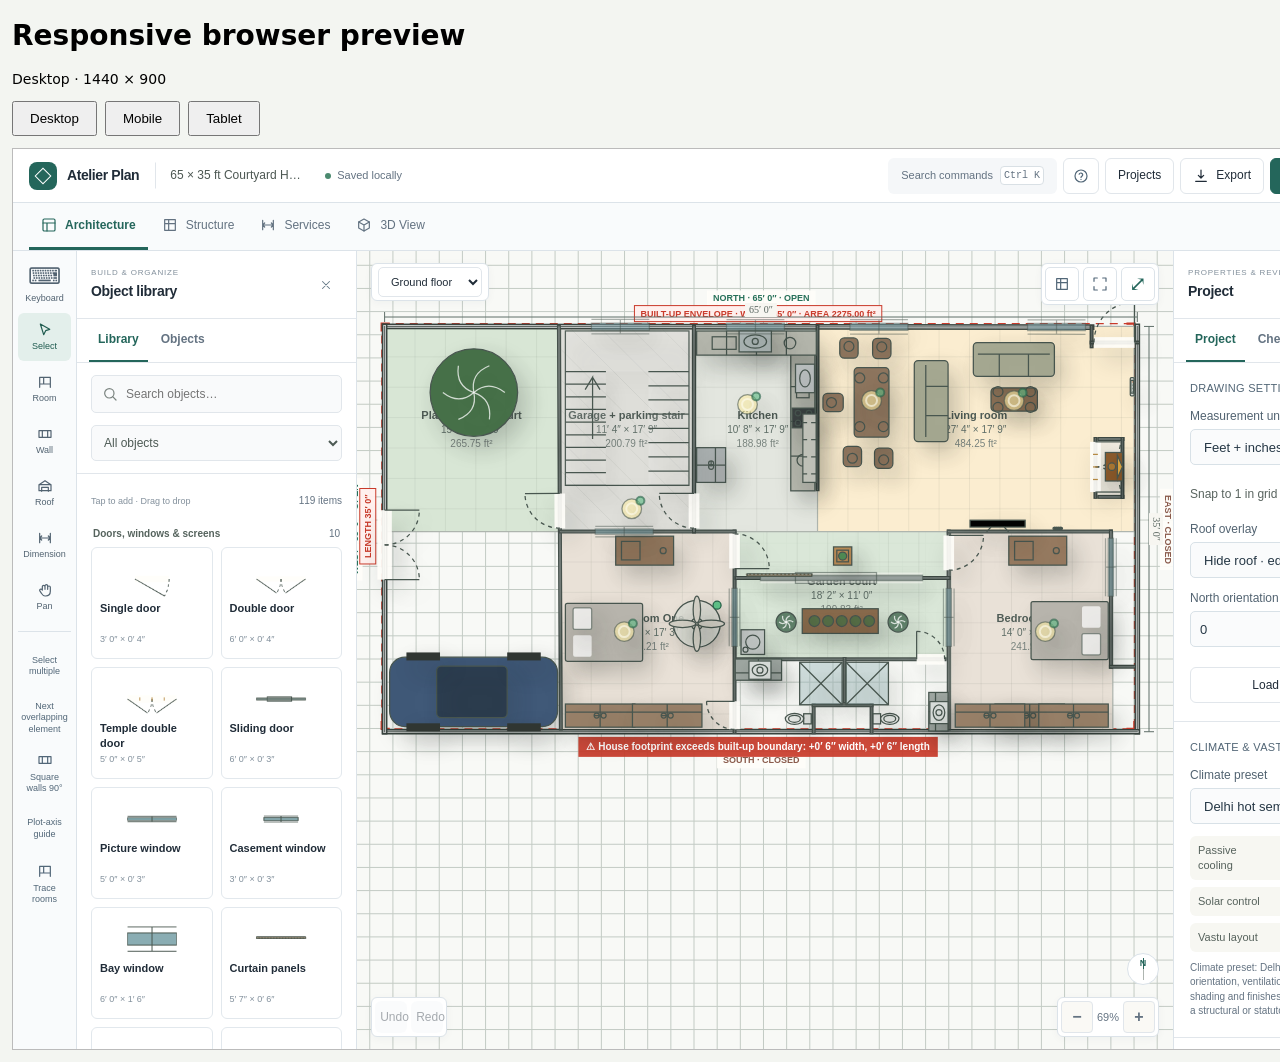
<file: tests/responsive.html>
<!doctype html><html lang="en"><meta charset="utf-8"><title>Atelier Plan responsive preview</title><style>body{margin:12px;font:14px system-ui;background:#f3f5f1}button{padding:8px 16px;margin-right:8px}iframe{display:block;border:1px solid #bbb;margin-top:12px;width:1440px;height:900px}</style><h1>Responsive browser preview</h1><p id="dimensions">Desktop · 1440 × 900</p><button id="desktop">Desktop</button><button id="mobile">Mobile</button><button id="tablet">Tablet</button><iframe id="app" title="Atelier Plan responsive preview" src="../index.html?test=1"></iframe><script>for(const [name,width,height] of [['desktop',1440,900],['mobile',390,844],['tablet',820,900]])document.getElementById(name).onclick=()=>{const frame=document.getElementById('app');frame.style.width=width+'px';frame.style.height=height+'px';document.getElementById('dimensions').textContent=name+' · '+width+' × '+height;};</script></html>
</file>
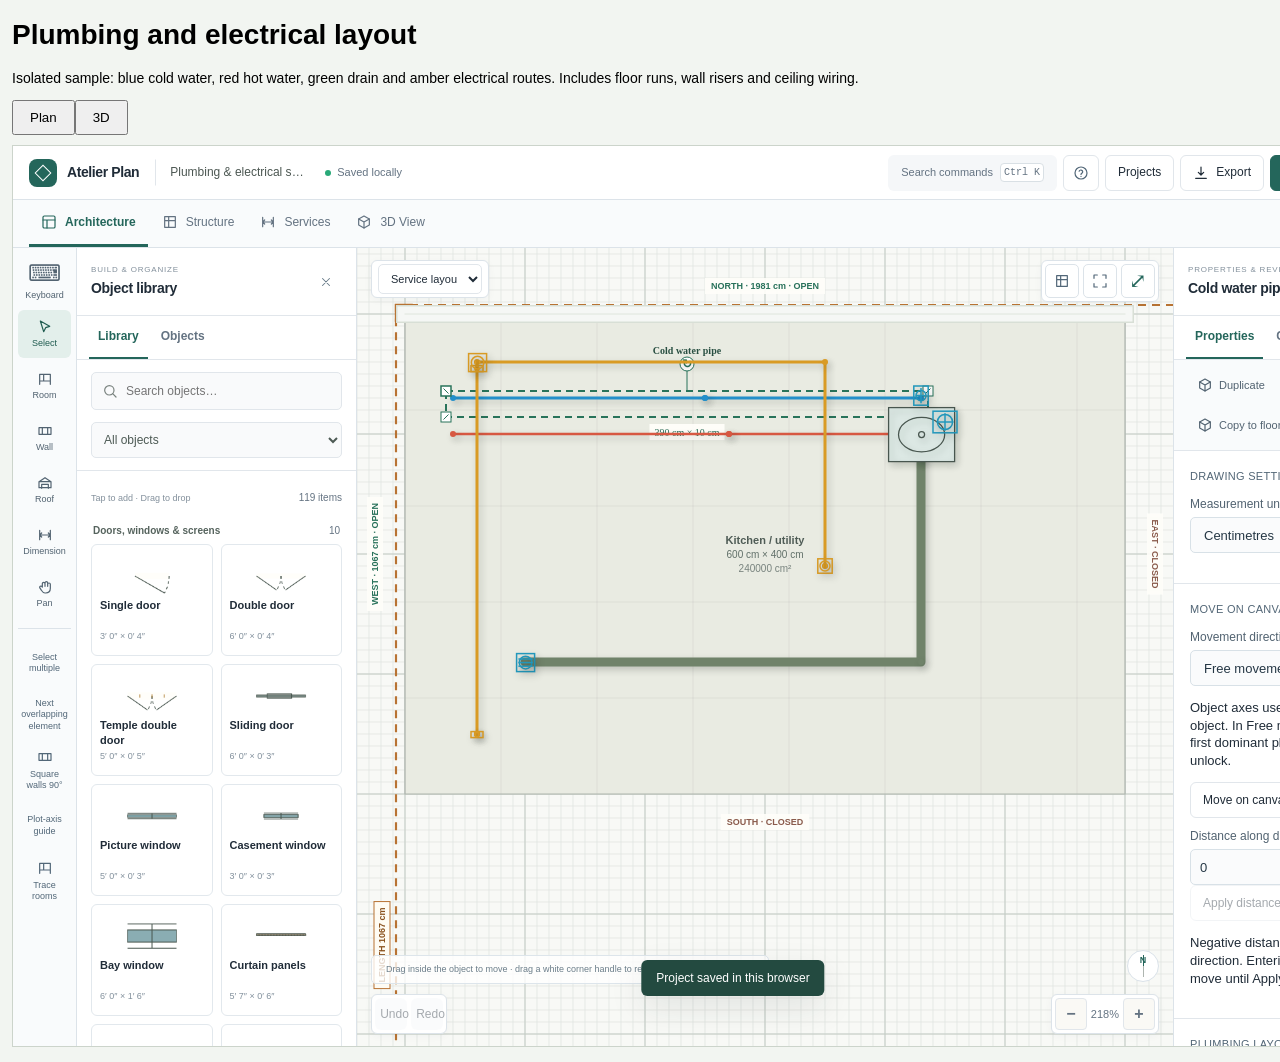
<file: tests/services-demo.html>
<!doctype html><html lang="en"><head><meta charset="utf-8"><title>Plumbing and electrical layout preview</title><style>body{font:14px Arial;background:#f2f5f1;margin:12px}iframe{width:1440px;height:900px;border:1px solid #ccd4cb}button{padding:8px 16px;margin-bottom:10px}</style></head><body><h1>Plumbing and electrical layout</h1><p>Isolated sample: blue cold water, red hot water, green drain and amber electrical routes. Includes floor runs, wall risers and ceiling wiring.</p><button id="plan">Plan</button><button id="three">3D</button><iframe id="app" title="Service layout demonstration" src="../index.html?test=1"></iframe><script>
const frame=document.querySelector('#app');frame.onload=()=>{const A=frame.contentWindow.Atelier;const p=A.deep(A.DEFAULT);p.name='Plumbing & electrical sample';p.unit='cm';p.floors=[{id:'services-demo',name:'Service layout',elevation:0,rooms:[{id:'room-demo',type:'room',name:'Kitchen / utility',x:0,y:0,w:600,d:400,color:'#e9ebe2',ceilingHeight:300,floorMaterial:'Tile'}],walls:[{id:'wall-demo',type:'wall',x1:0,y1:0,x2:600,y2:0,height:300,thickness:15,color:'#d8dfd6'}],items:[],columns:[],beams:[],dimensions:[]}];p.activeFloor=0;p.camera.allFloors=false;p.camera.wallMode='cutaway';A.state.project=p;A.state.selected=null;A.state.selectedIds.clear();A.syncUI();
function add(type,x,y){A.addObjectToPlan(type,{x,y});return A.findEntity(A.state.selected);}
let cold=add('cold-water-pipe',50,60);A.setServicePath(cold,[{x:40,y:70,z:3},{x:250,y:70,z:3},{x:250,y:70,z:100},{x:430,y:70,z:100}]);cold.circuit='CW-01';
let hot=add('hot-water-pipe',50,90);A.setServicePath(hot,[{x:40,y:100,z:3},{x:270,y:100,z:3},{x:270,y:100,z:90},{x:430,y:100,z:90}]);
let drain=add('waste-pipe',100,230);A.setServicePath(drain,[{x:430,y:120,z:60},{x:430,y:120,z:5},{x:430,y:290,z:3},{x:100,y:290,z:0}]);
let wire=add('electrical-conduit',70,350);A.setServicePath(wire,[{x:60,y:350,z:30},{x:60,y:350,z:280},{x:60,y:40,z:280},{x:350,y:40,z:280},{x:350,y:210,z:280}]);wire.circuit='Lighting L1';
add('drain-sink',430,100);add('water-tap',430,68);add('mixer-tap',450,90);add('floor-drain',100,290);add('socket-point',60,350);add('switch-point',60,45);add('junction-box',60,40);add('light-point',350,210);A.select(cold.id);A.syncUI();A.fitPlan();A.state.history=[];A.state.future=[];
document.querySelector('#plan').onclick=()=>{A.setView('plan');A.fitPlan();A.select(cold.id);};document.querySelector('#three').onclick=()=>{A.setView('3d');A.fitPlan();};};
</script></body></html>
</file>
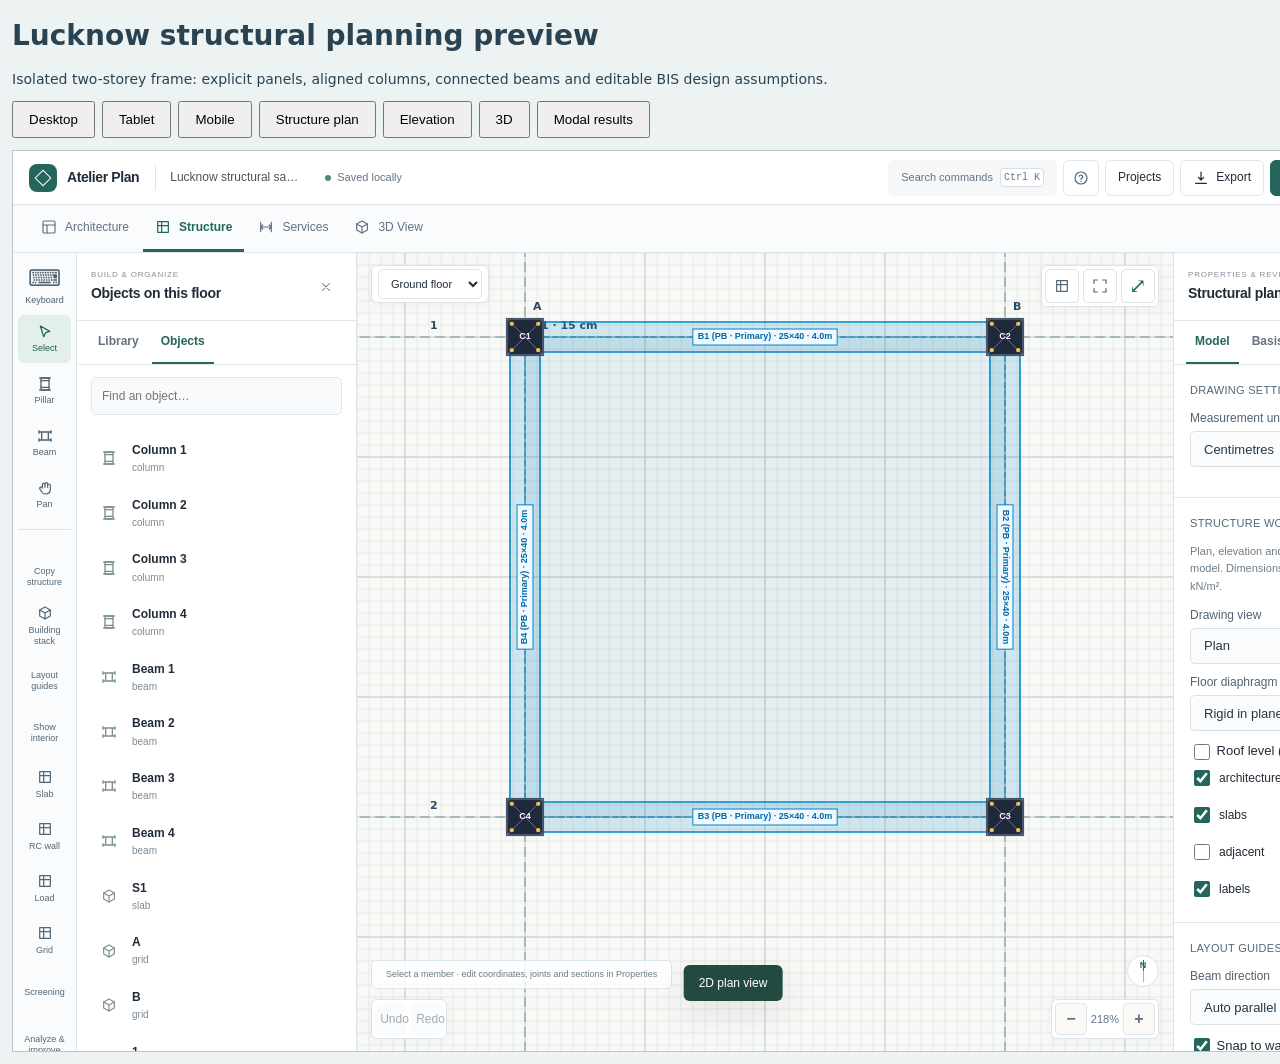
<file: tests/structural-demo.html>
<!doctype html><html lang="en"><head><meta charset="utf-8"><title>Structural planning validation</title><style>body{margin:12px;font:14px system-ui;background:#edf2f3;color:#294352}button{padding:9px 15px;margin-right:7px}iframe{display:block;width:1440px;height:900px;border:1px solid #b6c7cc;margin-top:12px}</style></head><body><h1>Lucknow structural planning preview</h1><p>Isolated two-storey frame: explicit panels, aligned columns, connected beams and editable BIS design assumptions.</p><button id="desktop">Desktop</button><button id="tablet">Tablet</button><button id="mobile">Mobile</button><button id="plan">Structure plan</button><button id="elevation">Elevation</button><button id="three">3D</button><button id="calculate">Modal results</button><iframe id="app" title="Structural planning test sample" src="../index.html?test=1"></iframe><script>
const frame=document.querySelector('#app');frame.onload=()=>{const A=frame.contentWindow.Atelier,p=A.deep(A.DEFAULT);p.name='Lucknow structural sample';p.unit='cm';p.floors=[];p.activeFloor=0;p.camera.allFloors=true;p.camera.wallMode='cutaway';p.camera.roofMode='hidden';for(let level=0;level<2;level++){const id='level'+level,f={id,name:level?'First floor':'Ground floor',elevation:level*300,rooms:[],walls:[],items:[],columns:[],beams:[],dimensions:[],slabs:[{id:'panel'+level,type:'slab',name:'S'+(level+1),x:0,y:0,w:400,d:400,thickness:15,deadLoad:1,liveLoad:2}],loads:[],structuralWalls:[],grids:[]};for(const [i,x,y] of [[0,0,0],[1,400,0],[2,400,400],[3,0,400]])f.columns.push({id:id+'c'+i,type:'column',name:'Column '+(i+1),tag:'C'+(i+1),x:x-15,y:y-15,w:30,d:30,height:300,material:'M25',steelGrade:'Fe500',rebarSpec:'8-T16',footingWidth:150,footingDepth:150,baseSupport:'fixed'});for(let i=0;i<4;i++){const a=f.columns[i],b=f.columns[(i+1)%4],qa=A.structuralCenter(a),qb=A.structuralCenter(b);f.beams.push({id:id+'b'+i,type:'beam',tag:'B'+(i+1),name:'Beam '+(i+1),x1:qa.x,y1:qa.y,x2:qb.x,y2:qb.y,startColumnId:a.id,endColumnId:b.id,width:25,depth:40,material:'M25',steelGrade:'Fe500',cover:2.5,tieDiameter:.8,barDiameter:1.6,rebarSpec:'Top: 2-T16, Bottom: 2-T16',supportCondition:'continuous'});}for(const [i,axis,position] of [[0,'x',0],[1,'x',400],[2,'y',0],[3,'y',400]])f.grids.push({id:id+'g'+i,type:'grid',name:axis==='x'?String.fromCharCode(65+i):String(i-1),axis,position});p.floors.push(f);}A.state.project=A.normalizeProject(p);A.state.selected=null;A.state.selectedIds.clear();A.state.history=[];A.state.future=[];A.setWorkspace('structure');A.syncUI();A.fitPlan();for(const [name,width,height] of [['desktop',1440,900],['tablet',820,900],['mobile',390,844]])document.querySelector('#'+name).onclick=()=>{frame.style.width=width+'px';frame.style.height=height+'px';};document.querySelector('#plan').onclick=()=>{A.state.structDrawingView='plan';A.setWorkspace('structure');A.fitPlan();};document.querySelector('#elevation').onclick=()=>{A.state.structDrawingView='elevation';A.setWorkspace('structure');A.fitPlan();};document.querySelector('#three').onclick=()=>{A.setView('3d');A.fitPlan();};document.querySelector('#calculate').onclick=()=>{A.state.structuralReport=A.engineeringReport(A.state.project,true);A.setWorkspace('structure');A.renderInspector();};};
</script></body></html>
</file>
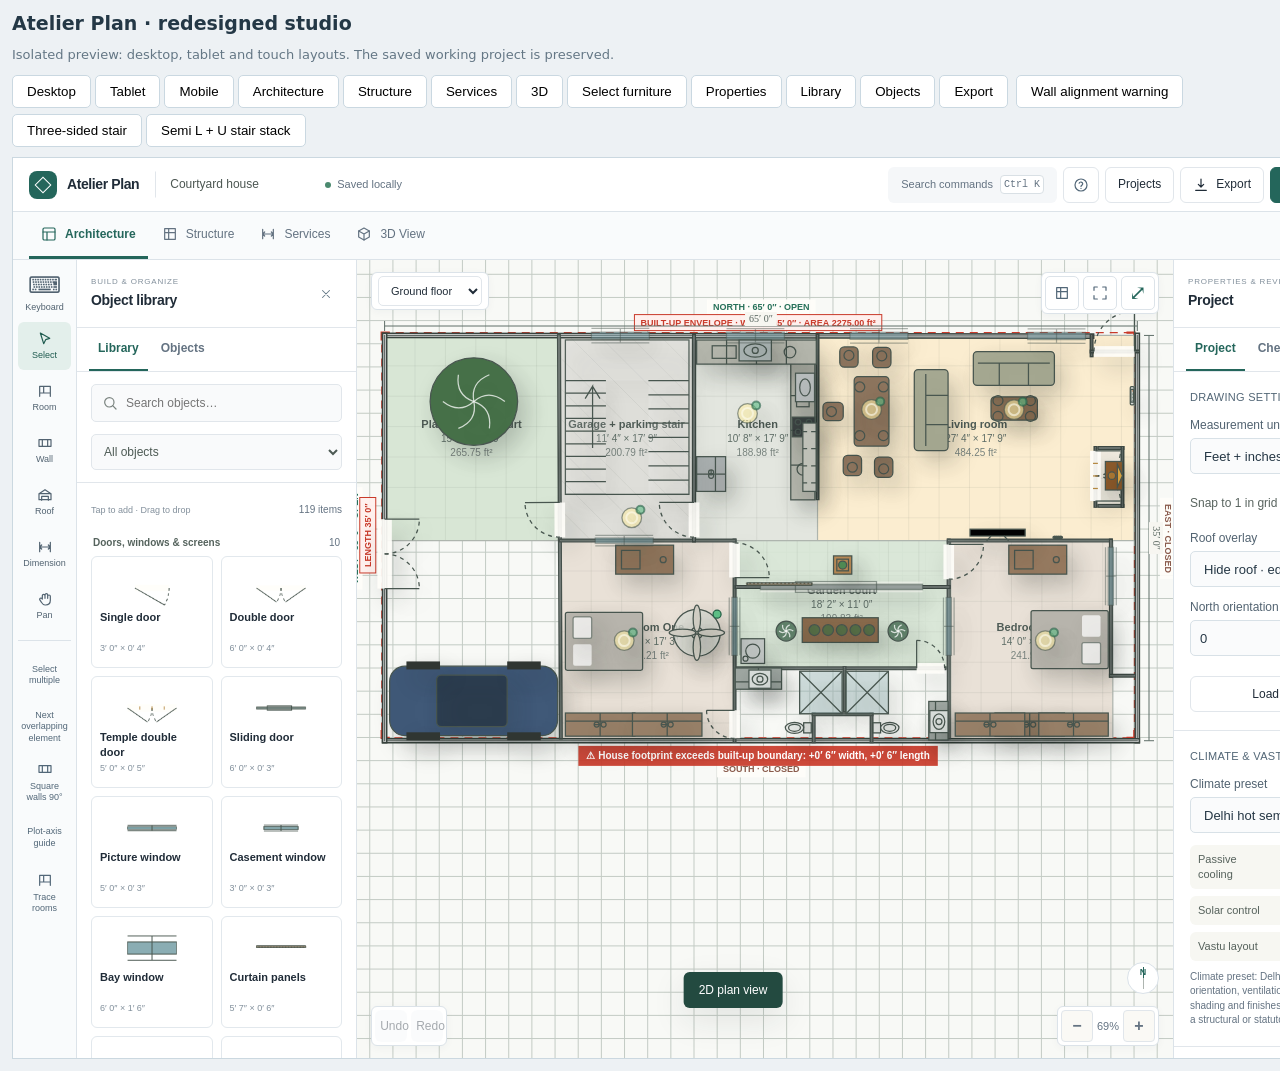
<file: tests/ui-preview.html>
<!doctype html>
<html lang="en"><meta charset="utf-8"><title>Atelier Plan · Studio UI preview</title>
<style>body{margin:12px;font:13px system-ui;background:#edf1f4;color:#243846}h1{font-size:19px;margin:0 0 8px}p{color:#647785}button{padding:8px 14px;margin:0 4px 6px 0;border:1px solid #cad8e1;background:white;border-radius:5px;cursor:pointer}iframe{display:block;border:1px solid #cbd8e0;width:1440px;height:900px;margin-top:4px}</style>
<h1>Atelier Plan · redesigned studio</h1><p>Isolated preview: desktop, tablet and touch layouts. The saved working project is preserved.</p>
<button id="desktop">Desktop</button><button id="tablet">Tablet</button><button id="mobile">Mobile</button><button id="architecture">Architecture</button><button id="structure">Structure</button><button id="services">Services</button><button id="three">3D</button><button id="edit">Select furniture</button><button id="properties">Properties</button><button id="library">Library</button><button id="objects">Objects</button><button id="export">Export</button>
<button id="wallWarning">Wall alignment warning</button>
<button id="stairPreview">Three-sided stair</button><button id="semiLPreview">Semi L + U stair stack</button>
<iframe id="app" title="Redesigned studio preview" src="../index.html?test=1"></iframe>
<script>
const frame=document.getElementById('app');
frame.onload=()=>{const A=frame.contentWindow.Atelier;A.state.project=A.normalizeProject(A.deep(A.DEFAULT));A.state.project.name='Courtyard house';A.state.selected=null;A.state.selectedIds.clear();A.state.history=[];A.state.future=[];A.setWorkspace('architecture');A.syncUI();A.fitPlan();if(new URLSearchParams(location.search).get('stair')==='semi-l')document.getElementById('semiLPreview').click();};
for(const [name,width,height] of [['desktop',1440,900],['tablet',820,900],['mobile',390,844]])document.getElementById(name).onclick=()=>{frame.style.width=width+'px';frame.style.height=height+'px';requestAnimationFrame(()=>{const A=frame.contentWindow.Atelier;A.resizeCanvas();A.fitPlan();});};
for(const name of ['architecture','structure','services'])document.getElementById(name).onclick=()=>frame.contentWindow.Atelier.setWorkspace(name);
document.getElementById('three').onclick=()=>frame.contentWindow.Atelier.setView('3d');
document.getElementById('stairPreview').onclick=()=>{const A=frame.contentWindow.Atelier,p=A.deep(A.DEFAULT);p.name='11 ft 6 in × 9 ft 6 in stair';p.floors=[{id:'stair-preview-floor',name:'Stair room',elevation:0,rooms:[{id:'stair-room',type:'room',name:'Stair room · clear dimensions',x:0,y:0,w:350.52,d:289.56,ceilingHeight:304.8,color:'#eee7d9',floorMaterial:'Concrete'}],walls:[],items:[],dimensions:[],columns:[],beams:[]}];p.activeFloor=0;p.site.width=350.52;p.site.depth=289.56;p.builtUp.width=350.52;p.builtUp.depth=289.56;p.camera.wallMode='hidden';A.state.project=A.normalizeProject(p);A.state.history=[];A.state.future=[];A.setWorkspace('architecture');A.addObjectToPlan('three-side-stairs',{x:175.26,y:144.78});const o=A.findEntity(A.state.selected);o.x=0;o.y=0;o.stairStartSide='long';o.stairHandedness='right';A.connectStairUpper(o.id);A.continueStairUp(o.id);A.state.project.camera.allFloors=true;A.viewStairFloor(A.state.project.floors[0].id,o.id);A.studioUI.showPanel('inspector');};
document.getElementById('semiLPreview').onclick=()=>{
 const A=frame.contentWindow.Atelier,p=A.deep(A.DEFAULT),floor=(id,name,elevation)=>({id,name,elevation,rooms:[],walls:[],items:[],dimensions:[],columns:[],beams:[]});
 p.name='Ground Semi L to first-floor U stair';p.floors=[floor('semi-ground','Ground floor · long entrance',0),floor('semi-first','First floor · compact U stair',304.8)];p.activeFloor=1;p.site.width=700;p.site.depth=420;p.builtUp.width=700;p.builtUp.depth=420;p.camera.wallMode='hidden';
 const upper={...A.deep(A.CATALOG.find(o=>o.type==='three-side-stairs')),id:'semi-upper-u',x:250,y:60,rotation:0,elevation:0};p.floors[1].items.push(upper);
 for(const f of p.floors)f.rooms.push({id:'room-'+f.id,type:'room',name:f.name,x:f.elevation?250:40,y:60,w:f.elevation?350.52:560.52,d:289.56,ceilingHeight:304.8,color:'#eee7d9',floorMaterial:'Concrete'});
 A.state.project=A.normalizeProject(p);A.state.history=[];A.state.future=[];A.state.selected=null;A.state.selectedIds.clear();A.setWorkspace('architecture');A.syncUI();A.select(upper.id);A.addSemiLStairBelow(upper.id);Object.assign(A.state.project.camera,{yaw:-38,pitch:34,zoom:.56,allFloors:true});A.studioUI.showPanel('inspector');
};
document.getElementById('wallWarning').onclick=()=>{const A=frame.contentWindow.Atelier,p=A.deep(A.DEFAULT);p.name='Wall alignment warning';p.activeFloor=0;p.floors=[{id:'warning-floor',name:'Wall correction',elevation:0,rooms:[],items:[],dimensions:[],columns:[],beams:[],walls:[{id:'warning-a',name:'Top wall',type:'wall',x1:0,y1:0,x2:500,y2:0,thickness:10,height:280},{id:'warning-b',name:'Right wall',type:'wall',x1:500,y1:0,x2:500,y2:400,thickness:10,height:280},{id:'warning-c',name:'Diagonal wall',type:'wall',x1:500,y1:400,x2:0,y2:0,thickness:10,height:280}]}];A.state.project=A.normalizeProject(p);A.state.history=[];A.state.future=[];A.state.selected=null;A.state.selectedIds.clear();A.setWorkspace('architecture');A.syncUI();A.fitPlan();A.squareWalls();};
document.getElementById('edit').onclick=()=>{const A=frame.contentWindow.Atelier;A.setWorkspace('architecture');A.select(A.floor().items.find(o=>o.shape==='bed')?.id||A.floor().items[0]?.id);A.studioUI.showPanel('inspector');};
for(const name of ['properties','library','objects','export'])document.getElementById(name).onclick=()=>{const A=frame.contentWindow.Atelier;if(name==='properties')A.studioUI.showPanel('inspector');else if(name==='export')A.studioUI.openExport();else A.studioUI.showLibrary(name);};
</script></html>
</file>
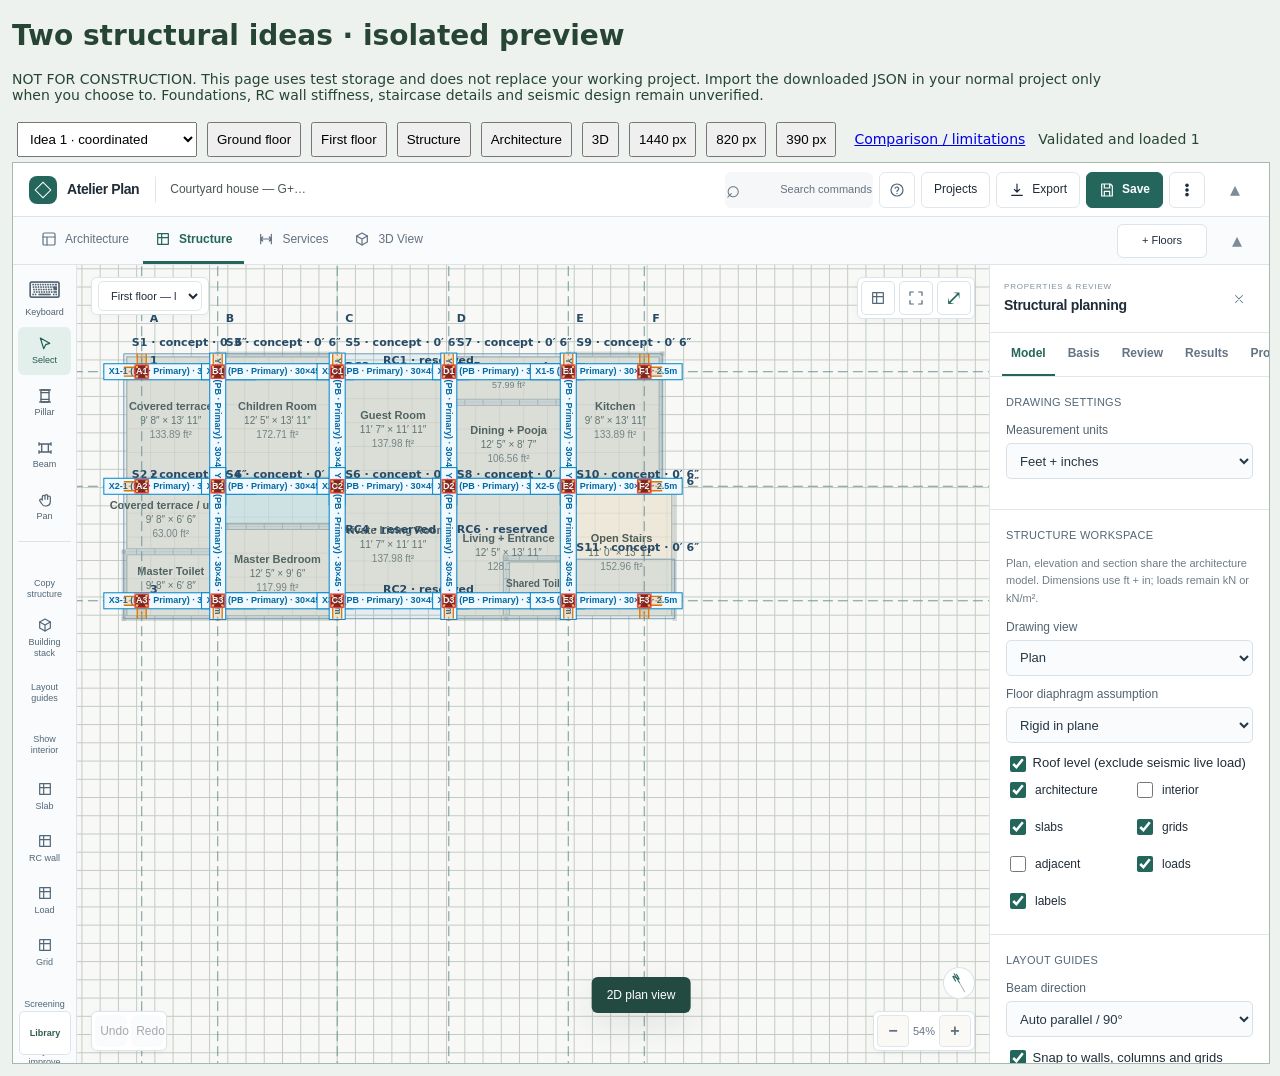
<file: deliverables/courtyard-structure/app-preview.html>
<!doctype html><html lang="en"><meta charset="utf-8"><meta name="viewport" content="width=device-width,initial-scale=1"><title>Atelier Plan · structural ideas preview</title><style>body{margin:12px;background:#edf2ee;color:#274535;font:14px system-ui}button,select,a{margin:5px;padding:8px}iframe{display:block;width:1440px;height:900px;max-width:100%;border:1px solid #a7b9ae}p{max-width:1100px}</style><h1>Two structural ideas · isolated preview</h1><p>NOT FOR CONSTRUCTION. This page uses test storage and does not replace your working project. Import the downloaded JSON in your normal project only when you choose to. Foundations, RC wall stiffness, staircase details and seismic design remain unverified.</p><select id="idea" aria-label="Concept"><option value="idea-1-coordinated.json">Idea 1 · coordinated</option><option value="idea-2-minimal-change.json">Idea 2 · minimal change</option></select><button id="ground">Ground floor</button><button id="first">First floor</button><button id="structure">Structure</button><button id="architecture">Architecture</button><button id="three">3D</button><button id="desktop">1440 px</button><button id="tablet">820 px</button><button id="mobile">390 px</button><a href="index.html">Comparison / limitations</a><span id="status">Loading…</span><iframe id="app" title="Isolated Atelier Plan concept" src="../../index.html?test=1"></iframe><script>
const frame=document.querySelector('#app');let A;async function load(){const p=await fetch(document.querySelector('#idea').value).then(r=>r.json());A.state.project=A.normalizeProject(A.validateProject(p));A.state.selected=null;A.state.selectedIds.clear();A.state.history=[];A.state.future=[];A.setWorkspace('structure');A.syncUI();A.fitPlan();document.querySelector('#status').textContent='Validated and loaded '+(p.conceptReview.idea||1);}
frame.onload=()=>{A=frame.contentWindow.Atelier;load().catch(e=>document.querySelector('#status').textContent=e.message);};document.querySelector('#idea').onchange=load;for(const [id,index]of [['ground',0],['first',1]])document.querySelector('#'+id).onclick=()=>{A.state.project.activeFloor=index;A.state.selected=null;A.state.selectedIds.clear();A.syncUI();A.fitPlan();};for(const id of ['structure','architecture'])document.querySelector('#'+id).onclick=()=>{A.setWorkspace(id);A.fitPlan();};document.querySelector('#three').onclick=()=>{A.state.project.camera.allFloors=true;A.setView('3d');A.fitPlan();};for(const [id,w] of [['desktop',1440],['tablet',820],['mobile',390]])document.querySelector('#'+id).onclick=()=>frame.style.width=w+'px';
</script></html>
</file>
<file: css/styles.css>
:root {
      --ink: #17201c;
      --muted: #68736e;
      --paper: #f7f5ef;
      --surface: #fffefa;
      --line: #dddcd4;
      --line-strong: #c7c9c0;
      --green: #295f4e;
      --green-2: #3f7b66;
      --green-soft: #e7efe9;
      --amber: #ca7a3b;
      --shadow: 0 12px 34px rgba(34, 43, 39, .10);
      --radius: 10px;
      --topbar-height: 56px;
      --bottombar-height: 42px;
      --mobile-tabbar-height: 56px;
      --safe-bottom: env(safe-area-inset-bottom, 0px);
      --safe-top: env(safe-area-inset-top, 0px);
    }

    * { box-sizing: border-box; }
    html, body {
      width: 100%; height: 100%; margin: 0; overflow: hidden;
      -webkit-tap-highlight-color: transparent;
    }
    body {
      color: var(--ink);
      background: var(--paper);
      font: 13px/1.35 Inter, ui-sans-serif, -apple-system, BlinkMacSystemFont, "Segoe UI", sans-serif;
      touch-action: manipulation;
    }
    button, input, select { font: inherit; color: inherit; }
    button { border: 0; outline: none; -webkit-tap-highlight-color: transparent; }

    .app {
      grid-template-columns: minmax(0, 1fr);
      height: 100vh;
      height: 100dvh;
      display: grid;
      grid-template-rows: var(--topbar-height) 1fr var(--bottombar-height);
      position: relative;
      overflow: hidden;
    }

    /* Topbar */
    .topbar {
      display: flex;
      align-items: center;
      justify-content: space-between;
      padding: 0 16px;
      border-bottom: 1px solid var(--line);
      background: rgba(255, 254, 250, .98);
      backdrop-filter: blur(12px);
      z-index: 50;
      gap: 12px;
      position: relative;
    }
    .brand { display: flex; align-items: center; gap: 9px; min-width: 0; flex-shrink: 1; }
    .brand-mark {
      width: 30px; height: 30px; border: 1.5px solid var(--ink); border-radius: 50%;
      display: grid; place-items: center; position: relative; flex-shrink: 0;
    }
    .brand-mark::before { content: ""; width: 10px; height: 10px; border: 1.5px solid var(--ink); transform: rotate(45deg); }
    .brand-name { font-family: Georgia, serif; font-size: 19px; letter-spacing: -.4px; white-space: nowrap; }
    .project-name {
      margin-left: 6px; padding: 4px 8px; border: 1px solid transparent; border-radius: 6px;
      background: transparent; color: #4c5752; width: min(200px, 22vw); outline: none;
      font-size: 13px; font-weight: 500; transition: border-color .18s, background .18s;
      white-space: nowrap; overflow: hidden; text-overflow: ellipsis;
    }
    .project-name:hover, .project-name:focus {
      border-color: var(--line-strong); background: #fbfaf6;
    }
    .save-state { display: flex; align-items: center; gap: 6px; color: var(--muted); font-size: 11px; white-space: nowrap; flex-shrink: 0; }
    .save-state::before { content: ""; width: 6px; height: 6px; border-radius: 50%; background: var(--dot, #4b8a6f); }

    /* View Mode Switcher (Plan / 3D) */
    .view-switch {
      display: flex; background: #ecebe5; border-radius: 8px; padding: 3px; gap: 2px; flex-shrink: 0;
    }
    .view-switch button {
      background: transparent; padding: 6px 13px; border-radius: 6px; cursor: pointer;
      color: var(--muted); font-size: 12px; font-weight: 500; display: inline-flex;
      align-items: center; gap: 6px; transition: all .16s ease; user-select: none;
    }
    .view-switch button svg { width: 14px; height: 14px; }
    .view-switch button.active {
      background: var(--surface); color: var(--ink); font-weight: 600; box-shadow: 0 1px 4px rgba(0,0,0,.12);
    }

    /* Desktop Panel Tabs in Topbar */
    .panel-switch-tabs {
      display: flex; background: #ecebe5; border-radius: 8px; padding: 3px; gap: 2px; flex-shrink: 0;
    }
    .panel-tab-btn {
      background: transparent; border: 0; border-radius: 6px; padding: 6px 10px;
      color: var(--muted); font-size: 12px; cursor: pointer; display: inline-flex;
      align-items: center; gap: 5px; transition: all .16s ease; user-select: none;
    }
    .panel-tab-btn.active {
      background: var(--surface); color: var(--green); font-weight: 600; box-shadow: 0 1px 4px rgba(0,0,0,.10);
    }

    /* Top Actions & Button Styling */
    .top-actions { display: flex; justify-content: flex-end; align-items: center; gap: 7px; flex-shrink: 0; }
    .button, .icon-button {
      background: var(--surface); border: 1px solid var(--line); border-radius: 7px; cursor: pointer;
      height: 35px; min-width: 35px; display: inline-flex; align-items: center; justify-content: center; gap: 7px;
      padding: 0 12px; font-size: 12px; font-weight: 500; color: var(--ink);
      transition: border-color .18s, background .18s, transform .12s, box-shadow .18s;
      user-select: none;
    }
    .icon-button { width: 35px; padding: 0; }
    .button:hover, .icon-button:hover { border-color: var(--line-strong); background: #f8f7f2; }
    .button:active, .icon-button:active { transform: scale(0.97); background: #eeebe3; }
    .button.primary { background: var(--green); color: white; border-color: var(--green); font-weight: 600; }
    .button.primary:hover { background: #204f40; border-color: #204f40; box-shadow: 0 2px 8px rgba(41,95,78,.25); }
    .button.primary:active { transform: scale(0.97); background: #193e32; }
    .mobile-menu-btn { display: none; }
    .icon { width: 16px; height: 16px; stroke: currentColor; fill: none; stroke-width: 1.8; stroke-linecap: round; stroke-linejoin: round; }

    /* Mobile Popover Menu */
    .mobile-menu-popover {
      position: absolute; top: calc(var(--topbar-height) + 4px); right: 12px; z-index: 120;
      background: rgba(255, 254, 250, 0.98); backdrop-filter: blur(14px);
      border: 1px solid var(--line-strong); border-radius: 12px; box-shadow: 0 12px 34px rgba(20, 30, 25, 0.18);
      padding: 6px; min-width: 190px; display: none; flex-direction: column; gap: 2px;
      animation: popoverFadeIn .16s ease-out;
    }
    @keyframes popoverFadeIn {
      from { opacity: 0; transform: translateY(-6px); }
      to { opacity: 1; transform: translateY(0); }
    }
    .mobile-menu-popover.show { display: flex; }
    .menu-item {
      display: flex; align-items: center; gap: 10px; width: 100%; padding: 9px 12px;
      border: 0; border-radius: 7px; background: transparent; color: var(--ink);
      font-size: 13px; cursor: pointer; text-align: left; transition: background .15s;
    }
    .menu-item:hover, .menu-item:active { background: #f1efe8; color: var(--green); }
    .menu-sep { height: 1px; background: var(--line); margin: 4px 6px; }

    /* Workspace */
    .workspace {
      min-height: 0; display: grid; grid-template-columns: 54px 238px minmax(320px, 1fr) 286px;
      position: relative; overflow: hidden; transition: grid-template-columns .22s ease;
    }
    .workspace.hide-catalog { grid-template-columns: 54px 0 minmax(320px, 1fr) 286px; }
    .workspace.hide-inspector { grid-template-columns: 54px 238px minmax(320px, 1fr) 0; }
    .workspace.hide-catalog.hide-inspector { grid-template-columns: 54px 0 minmax(320px, 1fr) 0; }

    /* Toolrail (Drawing tools) */
    .toolrail {
      background: #24342e; color: #dfe7e2; padding: 12px 8px; display: flex;
      flex-direction: column; gap: 6px; z-index: 10;
    }
    .toolrail .spacer { flex: 1; }
    .tool-text { display: none; font-size: 11px; }
    .tool {
      width: 38px; height: 38px; border-radius: 7px; background: transparent; color: #b8c5bf;
      cursor: pointer; display: grid; place-items: center; position: relative;
      transition: all .16s ease; user-select: none;
    }
    .tool:hover { background: rgba(255,255,255,.08); color: white; }
    .tool.active { background: #f1efe8; color: #20342c; box-shadow: 0 1px 4px rgba(0,0,0,.15); }
    .tool:disabled { opacity: .3; cursor: not-allowed; }
    .tool:disabled:hover { background: transparent; color: #b8c5bf; }
    .tool[data-label]::after {
      content: attr(data-label); opacity: 0; pointer-events: none; position: absolute; left: 47px; top: 50%;
      transform: translateY(-50%); padding: 6px 8px; color: white; background: #18221e; border-radius: 5px;
      white-space: nowrap; font-size: 11px; transition: opacity .15s; z-index: 30;
    }
    .tool:hover::after { opacity: 1; }

    /* Catalog & Inspector Panels */
    .catalog, .inspector {
      min-height: 0; background: var(--surface); border-right: 1px solid var(--line);
      display: flex; flex-direction: column; overflow: hidden;
    }
    .inspector { border-right: 0; border-left: 1px solid var(--line); }
    .panel-head {
      height: 54px; padding: 0 16px; display: flex; align-items: center;
      justify-content: space-between; border-bottom: 1px solid var(--line); flex-shrink: 0;
    }
    .panel-close-btn {
      width: 28px; height: 28px; border-radius: 6px; background: transparent;
      color: var(--muted); cursor: pointer; display: grid; place-items: center;
      padding: 0; transition: background .15s, color .15s;
    }
    .panel-close-btn:hover { background: #eeebe3; color: var(--ink); }
    .panel-close-btn svg { width: 14px; height: 14px; }
    .eyebrow { font-size: 10px; color: var(--muted); letter-spacing: .14em; text-transform: uppercase; }
    .panel-title { font-family: Georgia, serif; font-size: 18px; margin-top: 2px; }

    /* Catalog Search & Category Pill Tabs */
    .catalog-search { margin: 10px 13px 8px; position: relative; flex-shrink: 0; }
    .catalog-search input {
      width: 100%; height: 36px; border: 1px solid var(--line); border-radius: 8px;
      background: #f8f7f2; padding: 0 10px 0 32px; outline: none; font-size: 13px;
      transition: border-color .18s;
    }
    .catalog-search input:focus { border-color: var(--green-2); background: #ffffff; }
    .catalog-search svg { position: absolute; left: 10px; top: 10px; color: #7a837f; }

    .category-pills {
      display: flex; gap: 6px; overflow-x: auto; padding: 0 13px 8px;
      scrollbar-width: none; -webkit-overflow-scrolling: touch; flex-shrink: 0;
    }
    .category-pills::-webkit-scrollbar { display: none; }
    .cat-pill {
      white-space: nowrap; height: 28px; padding: 0 11px; border-radius: 14px;
      border: 1px solid var(--line); background: #fbfaf6; color: var(--muted);
      font-size: 11px; cursor: pointer; flex-shrink: 0; transition: all .16s ease;
      user-select: none;
    }
    .cat-pill:hover { border-color: var(--green-2); color: var(--green); }
    .cat-pill.active { background: var(--green); color: white; border-color: var(--green); font-weight: 600; }

    .category-tabs { padding: 0 13px 8px; flex-shrink: 0; }
    .category-tabs select {
      width: 100%; height: 34px; padding: 0 10px; border: 1px solid var(--line);
      border-radius: 7px; background: #fffefa; color: #4d5a54; outline: none;
    }

    .catalog-list { padding: 3px 13px 18px; overflow-y: auto; flex: 1; }
    .catalog-heading { display: flex; justify-content: space-between; align-items: center; margin: 8px 0 7px; }
    .catalog-heading strong { font-size: 11px; letter-spacing: .08em; text-transform: uppercase; }
    .catalog-heading span { color: var(--muted); font-size: 10px; }
    .object-grid { display: grid; grid-template-columns: repeat(2, minmax(0, 1fr)); gap: 8px; }
    .cat-group-head {
      display: flex; justify-content: space-between; align-items: baseline; margin: 14px 2px 7px;
      font-size: 10px; letter-spacing: .07em; text-transform: uppercase; color: #55635d; font-weight: 600;
    }
    .cat-group-head:first-child { margin-top: 2px; }
    .cat-group-head span { color: var(--muted); font-weight: 400; letter-spacing: 0; }
    .object-card {
      border: 1px solid var(--line); border-radius: 8px; background: #fbfaf6; min-height: 84px;
      min-width: 0; padding: 8px; cursor: pointer;
      transition: transform .16s, box-shadow .16s, border-color .16s; user-select: none; overflow: hidden;
    }
    .object-card:hover { transform: translateY(-2px); box-shadow: 0 7px 16px rgba(35,45,40,.08); border-color: #bac4be; }
    .object-card:active { cursor: grabbing; transform: scale(0.97); }
    .object-icon { height: 45px; display: grid; place-items: center; color: #52645c; overflow: hidden; }
    .object-icon svg { width: 51px; height: 37px; fill: #e5e8e2; stroke: currentColor; stroke-width: 1.4; }
    .object-icon img { max-width: 100%; max-height: 46px; display: block; }
    .object-card span { display: block; font-size: 11px; font-weight: 500; white-space: nowrap; overflow: hidden; text-overflow: ellipsis; }
    .object-card small { display: block; margin-top: 2px; color: #89918d; font-size: 9px; }

    /* Inspector Actions & Forms */
    .preset-row { display: grid; grid-template-columns: repeat(3, 1fr); gap: 6px; }
    .preset-row button {
      height: 32px; border: 1px solid var(--line); border-radius: 6px; background: #faf9f5;
      color: #58645f; cursor: pointer; font-size: 11px; font-weight: 500; transition: all .16s;
    }
    .preset-row button:hover { border-color: var(--green-2); color: var(--green); }
    .preset-row button:active { transform: scale(0.97); }
    .quick-actions { display: grid; grid-template-columns: repeat(3, 1fr); gap: 6px; margin-bottom: 8px; }
    .quick-actions button {
      height: 34px; border: 1px solid var(--line); border-radius: 6px; background: #faf9f5;
      cursor: pointer; color: #52605a; font-size: 11px; font-weight: 500; transition: all .16s;
    }
    .quick-actions button:hover { border-color: var(--green-2); color: var(--green); }
    .quick-actions button:active { transform: scale(0.97); }
    .audit-list { display: grid; gap: 7px; }
    .audit-item {
      display: flex; justify-content: space-between; gap: 10px; padding: 7px 8px; border-radius: 6px;
      background: #f7f7f2; color: #56625c; font-size: 11px;
    }
    .audit-item span:last-child { font-weight: 700; }
    .audit-item.pass span:last-child { color: #2c755b; }
    .audit-item.warn span:last-child { color: #b06a34; }

    /* Stage Canvas */
    .stage { min-width: 0; min-height: 0; position: relative; overflow: hidden; background: #eeeee9; touch-action: none; }
    #planCanvas { position: absolute; inset: 0; width: 100%; height: 100%; cursor: default; touch-action: none; }
    #threeStage {
      position: absolute; inset: 0; display: none;
      background: radial-gradient(circle at 48% 24%, #f3f6f2 0, #dce5e2 58%, #b9c4bd 100%);
      touch-action: none;
    }
    #renderStatus {
      position: absolute; left: 50%; top: 50%; transform: translate(-50%,-50%); z-index: 4;
      padding: 10px 14px; border-radius: 8px; color: #52615a; background: rgba(255,254,250,.9);
      box-shadow: var(--shadow); pointer-events: none; transition: opacity .25s;
    }
    #renderStatus.ready { opacity: 0; }
    .render-badge {
      position: absolute; left: 16px; bottom: 15px; z-index: 3; color: rgba(255,255,255,.92);
      background: rgba(23,32,28,.72); backdrop-filter: blur(8px); border: 1px solid rgba(255,255,255,.18);
      border-radius: 20px; padding: 7px 11px; font-size: 10px; letter-spacing: .06em; pointer-events: none;
    }
    #planCanvas[data-view="3d"] { cursor: grab; }
    #planCanvas[data-view="3d"]:active { cursor: grabbing; }
    #planCanvas[data-tool="pan"] { cursor: grab; }
    #planCanvas[data-tool="room"], #planCanvas[data-tool="wall"], #planCanvas[data-tool="roof"], #planCanvas[data-tool="dimension"] { cursor: crosshair; }
    .stage-top { position: absolute; top: 13px; left: 14px; right: 14px; display: flex; justify-content: space-between; pointer-events: none; z-index: 10; }
    .crumb, .canvas-actions {
      pointer-events: auto; background: rgba(255,254,250,.94); backdrop-filter: blur(8px);
      border: 1px solid var(--line); border-radius: 8px; box-shadow: 0 4px 16px rgba(30,40,35,.07);
    }
    .crumb { padding: 8px 11px; color: var(--muted); font-size: 12px; }
    .crumb strong { color: var(--ink); font-weight: 600; }
    .canvas-actions { display: flex; padding: 3px; gap: 3px; }
    .canvas-actions button {
      width: 32px; height: 30px; background: transparent; border-radius: 6px; cursor: pointer;
      color: #58645f; display: grid; place-items: center; transition: all .15s;
    }
    .canvas-actions button:hover { background: #efeee8; color: var(--ink); }
    .canvas-actions button:active { transform: scale(0.95); }
    .hint {
      position: absolute; bottom: 15px; left: 50%; transform: translateX(-50%); background: #21342d; color: white;
      border-radius: 20px; padding: 7px 14px; font-size: 11px; box-shadow: var(--shadow); opacity: 0;
      transition: opacity .2s; pointer-events: none; z-index: 20; white-space: nowrap; max-width: 90vw; text-align: center;
    }
    .hint.show { opacity: 1; }
    .grid-legend {
      position: absolute; top: 62px; left: 14px; z-index: 3; padding: 6px 10px;
      border: 1px solid rgba(198,205,199,.9); border-radius: 7px; background: rgba(255,254,250,.92);
      box-shadow: 0 4px 14px rgba(30,40,35,.07); color: #59665f; font-size: 10px; pointer-events: none;
    }
    .compass {
      position: absolute; right: 17px; bottom: 16px; width: 46px; height: 46px; border-radius: 50%;
      border: 1px solid #b8bdb8; background: rgba(255,254,250,.88); display: grid; place-items: center;
      color: #536059; transform: rotate(var(--north, 0deg)); z-index: 5;
    }
    .compass::before { content: "N"; position: absolute; top: 3px; font-size: 9px; font-weight: 700; color: var(--green); }
    .compass::after { content: ""; width: 1px; height: 22px; background: linear-gradient(var(--green) 50%, #aeb5b0 50%); }

    /* Mobile Selection Chip on Canvas */
    .mobile-selection-chip {
      position: absolute; bottom: 16px; left: 50%; transform: translateX(-50%); z-index: 35;
      background: rgba(255, 254, 250, 0.98); backdrop-filter: blur(12px);
      border: 1px solid var(--line-strong); box-shadow: 0 8px 26px rgba(20, 30, 25, 0.18);
      border-radius: 24px; padding: 5px 6px 5px 14px; display: none; align-items: center;
      gap: 10px; white-space: nowrap; animation: chipSlideUp .2s cubic-bezier(0.16, 1, 0.3, 1);
    }
    @keyframes chipSlideUp {
      from { opacity: 0; transform: translate(-50%, 10px); }
      to { opacity: 1; transform: translate(-50%, 0); }
    }
    .mobile-selection-chip.show { display: flex; }
    .chip-info { display: flex; flex-direction: column; text-align: left; }
    .chip-name { font-weight: 600; font-size: 12px; color: var(--ink); }
    .chip-meta { font-size: 10px; color: var(--muted); }
    .chip-actions { display: flex; gap: 5px; }
    .chip-btn {
      height: 30px; padding: 0 11px; border-radius: 15px; border: 1px solid var(--line);
      background: var(--surface); font-size: 11px; font-weight: 600; cursor: pointer;
      display: inline-flex; align-items: center; gap: 4px; transition: all .15s;
    }
    .chip-btn.primary { background: var(--green-soft); color: var(--green); border-color: #bcd5c7; }
    .chip-btn.primary:active { background: #d7e7dd; }
    .chip-btn.danger { background: #fff5f2; color: #b33927; border-color: #eed3cd; padding: 0 9px; }

    /* Floating Zoom Controls on Stage (Visible on Mobile) */
    .floating-zoom-controls {
      position: absolute; right: 14px; bottom: 14px; z-index: 25; display: none;
      align-items: center; gap: 3px; background: rgba(255, 254, 250, 0.94);
      backdrop-filter: blur(8px); border: 1px solid var(--line); border-radius: 8px;
      padding: 3px; box-shadow: 0 4px 14px rgba(30, 40, 35, 0.08);
    }
    .floating-zoom-controls button {
      width: 32px; height: 30px; border-radius: 6px; background: transparent; border: 0;
      cursor: pointer; font-size: 15px; font-weight: 600; color: #4a5751; display: grid; place-items: center;
    }
    .floating-zoom-controls button:active { background: #eeebe3; }
    .floating-zoom-controls span { font-size: 11px; color: var(--muted); padding: 0 4px; min-width: 38px; text-align: center; }

    /* Inspector Detail Views */
    .inspector-body { overflow-y: auto; padding-bottom: 26px; }
    .empty-selection { padding: 34px 24px; text-align: center; color: var(--muted); }
    .empty-icon { width: 58px; height: 58px; border-radius: 50%; margin: 0 auto 13px; background: var(--green-soft); display: grid; place-items: center; color: var(--green); }
    .empty-selection strong { display: block; color: var(--ink); margin-bottom: 4px; font-family: Georgia, serif; font-size: 16px; }
    .section { padding: 15px 16px; border-bottom: 1px solid var(--line); }
    .section-title { display: flex; justify-content: space-between; align-items: center; margin-bottom: 12px; font-size: 10px; letter-spacing: .12em; text-transform: uppercase; color: var(--muted); }
    .field { margin: 10px 0; }
    .field > label { display: flex; justify-content: space-between; color: #59645f; margin-bottom: 5px; font-size: 11px; }
    .field input[type="text"], .field input[type="number"], .field select {
      width: 100%; height: 36px; padding: 0 10px; border: 1px solid var(--line);
      border-radius: 7px; background: #fbfaf6; outline: none; font-size: 13px;
    }
    .field input:focus, .field select:focus { border-color: var(--green-2); box-shadow: 0 0 0 2px rgba(63,123,102,.10); }
    .field-row { display: grid; grid-template-columns: 1fr 1fr; gap: 9px; }
    .input-unit { position: relative; }
    .input-unit input { padding-right: 34px !important; }
    .input-unit span { position: absolute; right: 9px; top: 10px; color: var(--muted); font-size: 10px; }
    .color-row { display: flex; align-items: center; gap: 9px; }
    input[type="color"] { width: 36px; height: 36px; border: 1px solid var(--line); border-radius: 6px; padding: 3px; background: white; cursor: pointer; }
    input[type="range"] { accent-color: var(--green); width: 100%; height: 24px; cursor: pointer; }
    .toggle-row { display: flex; align-items: center; justify-content: space-between; padding: 7px 0; color: #59645f; font-size: 12px; }
    .switch { width: 34px; height: 20px; border-radius: 20px; background: #cdd2ce; position: relative; cursor: pointer; transition: background .2s; }
    .switch::after { content: ""; position: absolute; width: 16px; height: 16px; border-radius: 50%; background: white; left: 2px; top: 2px; transition: left .2s; box-shadow: 0 1px 3px rgba(0,0,0,.2); }
    .switch.on { background: var(--green); }
    .switch.on::after { left: 16px; }
    .delete-button {
      width: 100%; height: 36px; color: #a14436; background: #fff5f2; border: 1px solid #eed3cd;
      border-radius: 7px; cursor: pointer; font-size: 12px; font-weight: 600; transition: all .16s;
    }
    .delete-button:hover { background: #fbeee9; border-color: #e5beba; }
    .delete-button:active { transform: scale(0.98); }

    /* Desktop Bottombar */
    .bottombar {
      display: grid; grid-template-columns: 292px 1fr 286px; align-items: center;
      border-top: 1px solid var(--line); background: var(--surface); z-index: 20;
    }
    .status { padding-left: 17px; display: flex; align-items: center; gap: 15px; color: var(--muted); font-size: 11px; white-space: nowrap; overflow: hidden; }
    .floor-tabs {
      justify-self: center; display: flex; gap: 4px; align-items: center;
      overflow-x: auto; max-width: 100%; scrollbar-width: none; -webkit-overflow-scrolling: touch;
    }
    .floor-tabs::-webkit-scrollbar { display: none; }
    .floor-tab {
      height: 28px; padding: 0 12px; border-radius: 6px; background: transparent;
      color: var(--muted); cursor: pointer; white-space: nowrap; font-size: 12px; transition: all .15s;
    }
    .floor-tab:hover { background: #f0eee8; color: var(--ink); }
    .floor-tab.active { background: var(--green-soft); color: var(--green); font-weight: 600; }
    .add-floor { width: 28px; height: 28px; border-radius: 6px; border: 1px dashed #b7beb9; background: transparent; color: var(--muted); cursor: pointer; font-size: 15px; display: grid; place-items: center; }
    .add-floor:hover { border-color: var(--green); color: var(--green); }
    .help-btn { display: inline-flex; align-items: center; gap: 5px; height: 26px; padding: 0 10px 0 8px; margin-right: 4px; border: 1px solid var(--line); border-radius: 13px; background: #faf9f5; color: #55635d; cursor: pointer; font-size: 11px; }
    .help-btn:hover { border-color: var(--green-2); color: var(--green); }
    .zoom-controls { justify-self: end; padding-right: 15px; display: flex; align-items: center; gap: 8px; color: var(--muted); font-size: 11px; }
    .zoom-controls button { width: 28px; height: 28px; border: 1px solid var(--line); border-radius: 6px; background: #faf9f5; cursor: pointer; font-size: 14px; font-weight: 600; display: grid; place-items: center; }
    .zoom-controls button:hover { background: #eeebe3; color: var(--ink); }

    /* Mobile Bottom Navigation Tab Bar */
    .mobile-tabbar {
      display: none; height: var(--mobile-tabbar-height); border-top: 1px solid var(--line);
      background: rgba(255, 254, 250, 0.98); backdrop-filter: blur(12px); z-index: 60;
      padding-bottom: var(--safe-bottom);
    }
    .mobile-tab {
      display: flex; flex-direction: column; align-items: center; justify-content: center;
      gap: 3px; height: 100%; background: transparent; border: 0; color: #6d7b74;
      cursor: pointer; font-size: 10px; font-weight: 500; position: relative;
      transition: color .16s ease; -webkit-tap-highlight-color: transparent;
    }
    .mobile-tab .tab-icon-wrap { position: relative; width: 22px; height: 22px; display: grid; place-items: center; }
    .mobile-tab .tab-icon-wrap svg { width: 19px; height: 19px; stroke: currentColor; transition: transform .16s, stroke-width .16s; }
    .mobile-tab.active { color: var(--green); font-weight: 700; }
    .mobile-tab.active .tab-icon-wrap svg { transform: scale(1.12); stroke-width: 2.2; }
    .selection-badge-dot {
      position: absolute; top: -1px; right: -1px; width: 7px; height: 7px; border-radius: 50%;
      background: var(--amber); display: none; box-shadow: 0 0 0 2px var(--surface);
    }
    .selection-badge-dot.active { display: block; }

    /* Modals */
    .modal-backdrop {
      position: fixed; inset: 0; z-index: 200; display: none; align-items: center;
      justify-content: center; background: rgba(19,27,24,.45); backdrop-filter: blur(4px);
      padding: 16px;
    }
    .modal-backdrop.show { display: flex; }
    .modal {
      width: min(440px, 100%); max-height: 88vh; background: var(--surface); border-radius: 14px;
      box-shadow: 0 24px 60px rgba(0,0,0,.22); padding: 22px; overflow-y: auto; text-align: left;
    }
    .modal-header { display: flex; justify-content: space-between; align-items: center; margin-bottom: 12px; }
    .modal-header h2 { margin: 0; font: 22px Georgia, serif; }
    .modal h2 { margin: 0 0 5px; font: 22px Georgia, serif; }
    .modal p { margin: 0 0 16px; color: var(--muted); font-size: 13px; line-height: 1.45; }
    .modal-actions { display: flex; justify-content: flex-end; gap: 8px; margin-top: 20px; }
    .floor-list-modal { display: flex; flex-direction: column; gap: 6px; margin: 12px 0 16px; }
    .floor-list-item {
      display: flex; justify-content: space-between; align-items: center; padding: 10px 12px;
      border: 1px solid var(--line); border-radius: 8px; background: #faf9f5; cursor: pointer; transition: all .16s;
    }
    .floor-list-item:hover { border-color: var(--green-2); }
    .floor-list-item.active { border-color: var(--green); background: var(--green-soft); font-weight: 600; }
    .modal-divider { height: 1px; background: var(--line); margin: 16px 0; }

    .help-modal { max-width: 640px; width: min(640px, 94vw); max-height: 85vh; }
    .help-grid { display: grid; grid-template-columns: 1fr 1fr; gap: 8px 26px; margin: 10px 0 4px; }
    .help-section h4 { margin: 14px 0 7px; font-size: 11px; letter-spacing: .06em; text-transform: uppercase; color: #55635d; }
    .help-row { display: flex; justify-content: space-between; gap: 12px; align-items: baseline; padding: 5px 0; border-bottom: 1px dashed var(--line); font-size: 12px; }
    .help-row span { color: #4c5752; }
    .help-row kbd { font: 500 11px ui-monospace, monospace; background: #eeece4; border: 1px solid var(--line-strong); border-bottom-width: 2px; border-radius: 5px; padding: 2px 6px; color: #38443f; white-space: nowrap; }
    .help-feature { font-size: 12px; color: #4c5752; line-height: 1.5; margin: 7px 0; }
    .help-feature strong { color: var(--ink); }

    /* Structural Civil Engineering Report Modal */
    .report-modal { width: min(880px, 96vw); max-height: 90vh; }
    .guide-modal { width: min(740px, 94vw); max-height: 88vh; }
    .report-content, .guide-content { font-size: 13px; color: #2d3833; line-height: 1.5; }
    .report-kpi-grid { display: grid; grid-template-columns: repeat(auto-fit, minmax(135px, 1fr)); gap: 10px; margin: 12px 0 16px; }
    .report-kpi { background: #faf9f5; border: 1px solid var(--line); border-radius: 8px; padding: 10px 12px; }
    .report-kpi-label { font-size: 10px; text-transform: uppercase; letter-spacing: .05em; color: var(--muted); margin-bottom: 3px; }
    .report-kpi-val { font-size: 18px; font-weight: 700; color: #1e362c; font-family: ui-monospace, monospace; }
    .report-kpi-sub { font-size: 10px; color: #62726a; margin-top: 2px; }

    .report-section-title { font-size: 13px; font-weight: 700; color: #1e362c; margin: 18px 0 8px; padding-bottom: 4px; border-bottom: 1px solid var(--line); display: flex; justify-content: space-between; align-items: baseline; }
    .report-table-wrap { overflow-x: auto; margin-bottom: 14px; border: 1px solid var(--line); border-radius: 8px; }
    .report-table { width: 100%; border-collapse: collapse; font-size: 11px; text-align: left; }
    .report-table th { background: #f2f0e9; padding: 7px 10px; font-weight: 600; color: #405047; border-bottom: 1px solid var(--line); white-space: nowrap; }
    .report-table td { padding: 6px 10px; border-bottom: 1px solid #eeece4; white-space: nowrap; }
    .report-table tr:last-child td { border-bottom: 0; }
    .report-table tr:hover td { background: #fbfaf6; }

    .badge-pass { display: inline-block; padding: 2px 7px; border-radius: 10px; background: #e3f5eb; color: #1d7346; font-weight: 600; font-size: 10px; }
    .badge-warn { display: inline-block; padding: 2px 7px; border-radius: 10px; background: #fdf3df; color: #a36916; font-weight: 600; font-size: 10px; }
    .badge-fail { display: inline-block; padding: 2px 7px; border-radius: 10px; background: #fde8e5; color: #b42b1f; font-weight: 600; font-size: 10px; }
    .badge-pb { display: inline-block; padding: 2px 7px; border-radius: 10px; background: #e0f2fe; color: #0369a1; border: 1px solid #bae6fd; font-weight: 600; font-size: 10px; }
    .badge-sb { display: inline-block; padding: 2px 7px; border-radius: 10px; background: #f3e8ff; color: #6d28d9; border: 1px solid #ddd6fe; font-weight: 600; font-size: 10px; }
    .badge-cb { display: inline-block; padding: 2px 7px; border-radius: 10px; background: #fef3c7; color: #b45309; border: 1px solid #fde68a; font-weight: 600; font-size: 10px; }
    .badge-core { display: inline-block; padding: 2px 7px; border-radius: 10px; background: #dcfce7; color: #15803d; border: 1px solid #bbf7d0; font-weight: 600; font-size: 10px; }
    .badge-redundant { display: inline-block; padding: 2px 7px; border-radius: 10px; background: #ffe4e6; color: #be123c; border: 1px solid #fecdd3; font-weight: 600; font-size: 10px; }
    .badge-stress { display: inline-block; padding: 2px 7px; border-radius: 10px; background: #fee2e2; color: #b91c1c; border: 1px solid #fca5a5; font-weight: 600; font-size: 10px; }

    .guide-card { background: #fbfaf6; border: 1px solid var(--line); border-radius: 8px; padding: 12px 14px; margin-bottom: 12px; }
    .guide-card h4 { margin: 0 0 6px; font-size: 13px; color: var(--green); }
    .guide-card p { margin: 0 0 8px; font-size: 12px; color: #4a5750; }
    .guide-formula { background: #ffffff; border: 1px dashed #ced4cf; border-radius: 6px; padding: 6px 10px; font-family: ui-monospace, monospace; font-size: 11px; color: #234236; margin: 6px 0; }

    @media print {
      body * { visibility: hidden !important; }
      #structuralReportModal, #structuralReportModal * { visibility: visible !important; }
      #structuralReportModal { position: absolute !important; left: 0 !important; top: 0 !important; width: 100% !important; background: white !important; display: block !important; }
      .report-modal { box-shadow: none !important; width: 100% !important; max-height: none !important; border: 0 !important; padding: 0 !important; }
      .modal-actions, .panel-close-btn, #printReportBtn, #copyReportBtn { display: none !important; }
    }

    .toast {
      position: fixed; left: 50%; top: 70px; z-index: 250; transform: translate(-50%, -15px);
      opacity: 0; pointer-events: none; background: #20322b; color: white; border-radius: 8px;
      padding: 9px 15px; box-shadow: var(--shadow); transition: .24s ease; font-size: 12px; font-weight: 500;
      white-space: nowrap; max-width: 90vw; text-align: center;
    }
    .toast.show { transform: translate(-50%, 0); opacity: 1; }
    #fileInput { display: none; }

    /* ============================================================
       RESPONSIVE BREAKPOINTS (Desktop, Tablet, Mobile)
       ============================================================ */

    /* Medium Desktops and Laptops (<= 1100px) */
    @media (max-width: 1100px) {
      .workspace { grid-template-columns: 54px 210px minmax(280px, 1fr) 250px; }
      .button span.optional, .icon-button span.optional { display: none; }
      .project-name { width: 140px; }
    }

    /* Tablets (<= 920px) */
    @media (max-width: 920px) {
      .desktop-only { display: none !important; }
      .mobile-menu-btn { display: inline-flex; }
      .save-state { display: none; }
      .workspace { grid-template-columns: 52px 200px 1fr 240px; }
    }

    /* Small Tablets and Mobile Phones (<= 768px) */
    @media (max-width: 920px) {
      .app {
        grid-template-rows: var(--topbar-height) 1fr var(--mobile-tabbar-height);
      }
      .topbar {
        height: var(--topbar-height); padding: 0 12px;
      }
      .brand-name { font-size: 17px; }
      .project-name { width: 110px; font-size: 12px; }
      .panel-switch-tabs { display: none; }
      .desktop-bottombar { display: none !important; }
      .mobile-tabbar { display: grid; grid-template-columns: repeat(5, 1fr); align-items: center; }
      .floating-zoom-controls { display: flex; }

      /* Mobile Single View Architecture */
      .workspace {
        display: flex; flex-direction: column; width: 100%; height: 100%; position: relative;
      }
      .workspace > .catalog,
      .workspace > .inspector,
      .workspace > .stage {
        width: 100%; height: 100%; position: absolute; inset: 0; z-index: 1; display: none;
      }

      /* Active tab visibility */
      .workspace[data-mobile-tab="stage"] > .stage,
      .workspace:not([data-mobile-tab]) > .stage {
        display: block; z-index: 2;
      }
      .workspace[data-mobile-tab="catalog"] > .catalog {
        display: flex; z-index: 10; border-right: 0;
      }
      .workspace[data-mobile-tab="inspector"] > .inspector {
        display: flex; z-index: 10; border-left: 0;
      }

      /* Mobile Floating Horizontal Toolrail */
      .toolrail {
        position: absolute; top: 48px; left: 50%; transform: translateX(-50%); z-index: 25;
        flex-direction: row; gap: 4px; padding: 4px 6px; background: rgba(26, 38, 33, 0.94);
        backdrop-filter: blur(12px); border: 1px solid rgba(255, 255, 255, 0.15);
        border-radius: 24px; box-shadow: 0 8px 24px rgba(0, 0, 0, 0.24);
      }
      .toolrail .spacer { display: none; }
      .tool { width: 38px; height: 38px; border-radius: 50%; }
      .tool.active { background: #ffffff; color: var(--green); box-shadow: 0 2px 6px rgba(0,0,0,0.18); }
      .tool[data-label]::after { display: none; }

      /* Stage top spacing */
      .stage-top { top: 9px; left: 10px; right: 10px; }
      .crumb { padding: 5px 9px; font-size: 11px; }

      /* Compass on mobile */
      .compass { right: 12px; bottom: 58px; width: 40px; height: 40px; }
      .render-badge { left: 10px; bottom: 58px; font-size: 9px; padding: 5px 9px; }

      /* Catalog Object Grid on Mobile */
      .object-grid {
        grid-template-columns: repeat(auto-fill, minmax(130px, 1fr)); gap: 10px;
      }
      .object-card { min-height: 94px; padding: 10px 8px; }
      .object-icon { height: 48px; }

      /* Inspector Form Controls on Mobile (Touch Sized) */
      .section { padding: 14px 14px; }
      .field input[type="text"], .field input[type="number"], .field select {
        height: 40px; font-size: 14px; border-radius: 8px;
      }
      .quick-actions button, .preset-row button {
        height: 38px; font-size: 11px; border-radius: 7px;
      }
      .delete-button { height: 42px; font-size: 13px; font-weight: 600; border-radius: 8px; }
      .button, .icon-button { height: 38px; min-width: 38px; }
      .help-grid { grid-template-columns: 1fr; }
    }

    /* Small Mobile Phones (<= 480px) */
    @media (max-width: 480px) {
      .topbar { padding: 0 8px; gap: 6px; }
      .brand-mark { width: 26px; height: 26px; }
      .brand-mark::before { width: 8px; height: 8px; }
      .brand-name { display: none; }
      .project-name { width: 70px; min-width:0; font-size: 12px; margin-left: 0; }
      .brand {gap:4px;}
      .view-switch button span {display:none;}
      .top-actions {gap:4px;}
      #saveBtn span {display:none;}
      .view-switch button { padding: 5px 9px; font-size: 11px; }
      .button, .icon-button { height: 35px; min-width: 35px; }
      .tool { width: 34px; height: 34px; }
      .tool svg { width: 15px; height: 15px; }
      .mobile-selection-chip { padding: 4px 6px 4px 10px; gap: 8px; }
      .chip-name { font-size: 11px; }
      .chip-btn { height: 28px; padding: 0 9px; font-size: 10px; }
    }
/* Project recovery and keyboard access */
.project-card { border:1px solid var(--line);border-radius:8px;padding:14px;margin:12px 0; }
.project-card strong,.project-card small {display:block;margin-bottom:8px;}
.project-card details button {display:block;margin:6px 0;}
#projectLibraryBody {max-height:55vh;overflow:auto;}
:focus-visible {outline:2px solid #277960;outline-offset:3px;}
input:invalid {border-color:#b4472f;}
.object-list-row {display:flex;justify-content:space-between;width:100%;padding:10px;border:0;border-bottom:1px solid var(--line);background:transparent;text-align:left;cursor:pointer;}
#objectList {max-height:55vh;overflow:auto;margin-top:12px;}
#objectSearch {width:100%;padding:10px;}
#drawingPrint {display:none;}
.planning-tools {padding:12px 18px;border-bottom:1px solid var(--line);font-size:12px;flex-shrink:0;max-height:32vh;overflow:auto;}
.planning-tools summary {cursor:pointer;font-weight:600;}
.planning-tools label,.planning-tools select,.planning-tools > details > button {display:block;width:100%;margin-top:10px;}
.planning-tools p {font-size:10px;color:var(--muted);line-height:1.5;}
@media print {html:has(body.printing-drawing),body.printing-drawing {height:auto!important;overflow:visible!important;background:white!important;}}
@media print {body.printing-drawing .app,body.printing-drawing main,body.printing-drawing .modal-backdrop,body.printing-drawing .toast {display:none!important;}body.printing-drawing #drawingPrint {display:block;position:absolute;top:0;left:0;}body.printing-drawing #drawingPrint,body.printing-drawing #drawingPrint * {visibility:visible!important;}body.printing-drawing #drawingPrint svg {max-width:none!important;}@page {margin:0;} }
</file>
<file: css/studio.css>
/* Studio shell: stable navigation, contextual tools, adaptive property sheets. */
body.studio{--paper:#edf1f4;--surface:#fff;--ink:#202c38;--muted:#647382;--line:#e1e6eb;--green:#24665b;--green-soft:#e8f2ef;--radius:8px;background:var(--paper);font-size:13px}
.studio [hidden]{display:none!important}
.studio .app{grid-template-rows:54px 52px 52px minmax(0,1fr) 34px}
.studio .topbar{padding:0 18px;background:#fff;gap:16px;backdrop-filter:none}
.studio .brand{gap:10px}.studio .brand-mark{width:28px;height:28px;border-radius:8px;background:#24665b;border:0;color:white}.studio .brand-mark:before{border-color:white;width:10px;height:10px}
.studio .brand-name{font-family:inherit;font-size:15px;font-weight:700;letter-spacing:-.4px}.studio .project-name{border-left:1px solid var(--line);border-radius:0;margin-left:6px;padding-left:14px;width:180px;font-weight:500}.studio .save-state{font-size:11px}
.studio .button,.studio .icon-button{height:36px;min-width:36px;border-radius:6px;box-shadow:none;font-size:12px}.studio .icon-button{width:36px}.studio .top-actions{gap:6px}.studio .top-actions .optional{display:none}
.studio #mobileMenuBtn{display:inline-flex}.studio #undoBtn,.studio #redoBtn{background:#f5f7f9;border-color:transparent}.studio button:disabled{opacity:.4;cursor:not-allowed}.studio #importBtn{display:none}
.studio .command-launch{color:var(--muted);background:#f5f7f9;border-color:transparent;min-width:178px;justify-content:space-between}.studio kbd{font:10px ui-monospace,monospace;border:1px solid #d9e0e5;border-radius:4px;padding:3px;color:#647382;background:#fff}
.studio .workspace-navigation{display:flex;align-items:center;justify-content:space-between;gap:16px;padding:0 18px;border-bottom:1px solid var(--line);background:#fff;min-width:0}
.studio .view-switch{align-self:stretch;background:transparent;padding:0;gap:8px;border-radius:0;flex-wrap:nowrap;min-width:0}
.studio .view-switch button{padding:0 16px;border-radius:0;border-bottom:3px solid transparent;font-size:13px;gap:8px;color:#637281;white-space:nowrap}
.studio .view-switch button span{display:inline}.studio .view-switch button.active{border-bottom-color:var(--green);background:transparent;color:var(--green);box-shadow:none}.studio .view-switch button svg{width:16px;height:16px}
.studio .level-picker{display:flex;align-items:center;gap:8px;margin-left:auto;min-width:0}.studio .level-picker label{font-size:11px;font-weight:600;color:var(--muted)}.studio .level-picker select{width:160px;height:34px;background:#f7f9fa;border:1px solid var(--line);border-radius:5px;padding:0 8px;min-width:0}.studio .level-picker .button{height:34px;font-size:20px;padding:0;width:34px;min-width:34px}
.studio .studio-floor-display{display:none;align-items:center;gap:8px;font-size:11px}.studio[data-studio-view="3d"] .studio-floor-display{display:flex}.studio .studio-floor-display select{width:160px;border:1px solid var(--line);border-radius:5px;background:#f7f9fa;height:34px}
.studio .studio-taskbar{display:flex;align-items:center;gap:10px;padding:0 18px;border-bottom:1px solid #d8e0e7;background:#f9fbfc;min-width:0;position:relative;z-index:15}
.studio .toolrail{position:static;transform:none;display:flex!important;flex-direction:row;background:transparent;color:var(--ink);padding:0;gap:3px;border:0;border-radius:0;box-shadow:none;backdrop-filter:none;flex-shrink:0}
.studio .toolrail .spacer{display:none}.studio .tool{width:auto;height:34px;display:flex;align-items:center;gap:6px;padding:0 9px;border-radius:5px;color:#526371;background:transparent;font-size:12px}.studio .tool-text{display:inline;font-size:12px}.studio .tool.active{background:#e3efeb;color:#205c50;box-shadow:none}.studio .tool:hover{background:#e9eef2;color:var(--ink)}.studio .tool[data-label]:after{display:none}
.studio .context-commands{display:flex;align-items:center;gap:4px;min-width:0;overflow:auto;scrollbar-width:thin}.studio .task-button{display:inline-flex;align-items:center;justify-content:center;gap:6px;min-height:34px;border:1px solid transparent;border-radius:5px;background:transparent;padding:6px 9px;font-size:12px;font-weight:500;white-space:nowrap;cursor:pointer;color:#526371}.studio .task-button:hover{background:#e7eef2;border-color:#d5dfe6}.studio .context-commands .task-button:last-child{color:#206b59}
.studio .task-panel-actions{margin-left:auto;flex-shrink:0}.studio .panel-switch-tabs{display:flex;background:transparent;padding:0;gap:5px}.studio .panel-tab-btn{height:34px;border:1px solid var(--line);border-radius:5px;padding:0 9px;background:white}.studio .panel-tab-btn.active{box-shadow:none;background:#f0f5f4;border-color:#c9dad3;color:#236254}
.studio .workspace,.studio .workspace[data-discipline="structure"]{display:grid;grid-template-columns:248px minmax(0,1fr) 324px;transition:none;gap:0}.studio .workspace #catalogPanel{grid-column:1;display:flex}.studio .workspace #stage{grid-column:2}.studio .workspace #inspectorPanel{grid-column:3}.studio .workspace.hide-catalog{grid-template-columns:0 minmax(0,1fr) 324px}.studio .workspace.hide-inspector{grid-template-columns:248px minmax(0,1fr) 0}.studio .workspace.hide-catalog.hide-inspector{grid-template-columns:0 minmax(0,1fr) 0}.studio .workspace.hide-catalog #catalogPanel,.studio .workspace.hide-inspector #inspectorPanel{visibility:hidden}
.studio .catalog,.studio .inspector{width:auto;position:static;height:auto;background:white;z-index:2}.studio .stage{position:relative;min-width:0;overflow:hidden;background:#edf1f4}.studio .panel-head{padding:16px;min-height:70px;border-bottom:1px solid var(--line);gap:8px}.studio .eyebrow{font-size:9px;letter-spacing:1px;color:#83909c}.studio .panel-title{font-size:15px;font-weight:650;margin-top:4px}.studio .panel-close-btn{display:flex;width:30px;height:30px;align-items:center;justify-content:center;background:transparent;color:#83909c;border-radius:5px}.studio .panel-close-btn:hover{background:#f0f3f5}.studio .inspector-back{font-size:10px;padding:0 6px;height:28px;margin-left:auto}
.studio .library-tabs,.studio .property-tabs{display:flex;flex-shrink:0;border-bottom:1px solid var(--line);padding:0 12px;gap:4px;overflow:auto;min-height:44px}.studio .library-tabs button,.studio .property-tabs button{border-bottom:2px solid transparent;background:transparent;color:var(--muted);font-size:12px;font-weight:550;padding:11px 9px;cursor:pointer;white-space:nowrap}.studio .library-tabs button.active,.studio .property-tabs button.active{border-bottom-color:var(--green);color:var(--green)}
.studio #catalogPanel[data-page="objects"]>.catalog-search,.studio #catalogPanel[data-page="objects"]>.category-tabs,.studio #catalogPanel[data-page="objects"]>.catalog-list{display:none}.studio #catalogPanel[data-page="library"]>.studio-tree{display:none}.studio #categoryPills{display:none}.studio .category-tabs{padding:0 14px 12px;border-bottom:1px solid var(--line)}.studio .category-tabs select{width:100%;height:36px;border:1px solid var(--line);background:#f9fafb;border-radius:5px;padding:0 8px;font-size:12px}.studio .catalog-search{margin:12px 14px;padding:8px 10px;border:1px solid var(--line);background:#f9fafb;min-height:38px;border-radius:5px}.studio .catalog-search input{font-size:12px;min-width:0;width:100%}.studio .catalog-list{padding:0 14px 14px}.studio .catalog-heading{padding:12px 0;font-size:10px}.studio .catalog-heading strong{font-weight:500;color:#83909c}.studio .object-grid{gap:8px;grid-template-columns:repeat(2,minmax(0,1fr))}.studio .object-card{background:#fff;border:1px solid #e2e8ed;border-radius:6px;min-height:112px;box-shadow:none;transition:border-color .15s}.studio .object-card:hover{border-color:#78a598;background:#f6faf8;transform:none}.studio .object-card>span{font-size:11px;font-weight:550}.studio .object-card small{font-size:9px;color:#82909c}.studio .cat-group-head{font-size:10px;text-transform:none;letter-spacing:0;font-weight:650}
.studio .studio-tree{display:flex;flex-direction:column;min-height:0;overflow:hidden}.studio #studioObjectList{overflow:auto;padding:4px 8px 16px}.studio .tree-row{display:flex;width:100%;align-items:center;gap:10px;text-align:left;padding:10px;border-radius:6px;background:transparent;border:1px solid transparent;cursor:pointer;min-height:48px}.studio .tree-row.active{background:#e8f2ef;border-color:#cddfd6}.studio .tree-row:hover{background:#f1f5f7}.studio .tree-row strong{display:block;font-size:12px;font-weight:550}.studio .tree-row small{display:block;font-size:10px;color:#7a8a96;margin-top:3px}.studio .tree-symbol{width:26px;display:grid;place-items:center;color:#79918a}.studio .tree-symbol svg{width:16px;height:16px}
.studio #catalogPanel[data-page="objects"]>.category-tabs{display:none!important}.studio .panel-title{font-family:inherit;letter-spacing:-.3px}.studio .studio-tree .catalog-search input{border:0;background:transparent;padding:0;height:auto;box-shadow:none}.studio .catalog[data-page="objects"] .panel-title{font-size:14px}
.studio .catalog-search input{border:0;background:transparent;padding:0;height:auto;box-shadow:none}.studio .object-card>span{white-space:normal;line-height:1.35;min-height:30px}.studio .catalog-heading strong{font-size:9px;letter-spacing:0;text-transform:none}.studio .catalog-heading span{white-space:nowrap}.studio .catalog-heading{gap:8px}
.studio .selection-actions{display:flex;gap:6px;padding:8px 14px;background:#f9fbfc;border-bottom:1px solid var(--line);flex-shrink:0}.studio .selection-actions .task-button{padding:5px 8px;font-size:11px}.studio .selection-actions .task-button:last-child{color:#a74b43;margin-left:auto}
.studio .inspector-body{padding:0;overflow:auto;scroll-padding-block:18px}.studio .section{padding:18px 16px;border-bottom:1px solid var(--line);margin:0;border-radius:0}.studio .section-title{font-size:11px;letter-spacing:.3px;color:#526676;margin-bottom:12px}.studio .section-title span{font-size:9px}.studio .field label,.studio .struct-field{font-size:12px;color:#526371}.studio .field input[type="text"],.studio .field input[type="number"],.studio .field select,.studio .struct-field input,.studio .struct-field select{border:1px solid #d8e1e7;height:36px;padding:7px 9px;border-radius:5px;background:#fafbfc;font-size:13px;color:#253745}.studio .struct-field{margin:10px 0}.studio .struct-field input[type="text"]{min-width:0}.studio .struct-field input:focus,.studio .field input:focus,.studio select:focus{border-color:#3e8a75;background:white}.studio .field{margin-bottom:12px}.studio .struct-note{font-size:11px;color:#6d7d88}.studio .struct-actions{gap:8px}.studio .struct-actions .button{height:auto;min-height:36px}.studio .struct-schedule button{display:block;min-height:44px;height:auto;width:100%;text-align:left}.studio .studio-empty{padding:22px 16px;color:#75838e;font-size:12px;line-height:1.7}.studio details>summary{cursor:pointer;font-size:12px;font-weight:600;min-height:28px}.studio input[type="checkbox"]{accent-color:var(--green);width:16px;height:16px;vertical-align:middle}.studio .struct-layers label{min-height:30px;display:flex;align-items:center;gap:6px}.studio .quick-actions button,.studio .preset-row button{min-height:36px;border-radius:5px}.studio .delete-button{margin-top:10px;border:1px solid #f0d4d2;color:#ad4b45;background:#fff8f7}.studio textarea{padding:8px;border:1px solid var(--line);border-radius:5px;font:12px/1.6 ui-monospace,monospace}
.studio .stage-top{top:12px;left:14px;right:14px}.studio .crumb{border:1px solid #dbe3e9;background:#fffffff0;border-radius:5px;box-shadow:none;font-size:11px;padding:8px 10px}.studio .crumb #workspaceModeLabel{display:none}.studio .canvas-actions button{height:34px;width:34px;background:#fff;border:1px solid #dbe3e9;border-radius:5px}.studio .grid-legend{top:54px;left:14px;font-size:9px;background:transparent;padding:0;color:#7a8c98}.studio .hint{bottom:14px;left:14px;background:#fff;border:1px solid #dde5eb;border-radius:5px;box-shadow:none;color:#6b7d89;font-size:10px;max-width:calc(100% - 90px)}.studio .compass{width:38px;height:38px;bottom:16px;right:16px;background:#fff;border:1px solid #dae2e9;box-shadow:none}.studio .render-badge{font-size:9px;background:#fff;color:#647888;box-shadow:none;bottom:16px}.studio #serviceRouteBar{top:66px!important;box-shadow:0 5px 18px #23374515}.studio #serviceRouteBar button{min-height:36px;border:1px solid var(--line);border-radius:5px;background:white;padding:0 10px}
.studio .desktop-bottombar{display:flex!important;background:#fff;font-size:10px;padding:0 16px}.studio .status{gap:14px}.studio #floorTabs{display:none}.studio .zoom-controls{margin-left:auto}.studio .zoom-controls button{height:28px;width:28px;font-size:16px;border-radius:4px}.studio .help-btn{font-size:10px}.studio .studio-selection{color:#4a7565}.studio .floating-zoom-controls{display:none}
.studio .studio-dialog{width:min(540px,calc(100vw - 24px));padding:24px;border-radius:12px;background:#fff}.studio .studio-dialog h2{font-size:20px;letter-spacing:-.4px;margin-top:4px}.studio .planning-tools{border:0;padding:0;max-height:none;overflow:visible}.studio .planning-tools details>*{margin:12px 0}.studio .planning-tools details .quick-actions{display:grid;grid-template-columns:1fr 1fr;gap:8px}.studio .planning-tools .quick-actions button{background:#f6f8fa;border:1px solid var(--line)}.studio .planning-tools>button{display:flex;width:100%;border:1px solid var(--line);background:#f6f8fa}.studio .planning-tools select{height:38px;padding:0 8px;border:1px solid var(--line);border-radius:5px}.studio .modal-header{align-items:center}.studio .modal-backdrop{background:#192c3d66;backdrop-filter:blur(3px)}.studio .modal{border-radius:12px}.studio #commandSearch{width:100%;padding:13px;border:1px solid #cddbd4;border-radius:6px;font-size:14px;background:#fafcfc}.studio #commandResults{margin-top:12px;max-height:45vh;overflow:auto}.studio .command-result{width:100%;padding:12px;display:flex;justify-content:space-between;background:white;border-radius:5px;text-align:left;font-size:12px;cursor:pointer;min-height:44px}.studio .command-result.active{background:#eaf3ef;color:#216551}.studio .command-result span{color:#7c9086}.studio .studio-note{color:#7c8b95;font-size:11px;margin:14px 0 0}.studio .mobile-menu-popover{top:48px;right:14px;background:#fff;border:1px solid var(--line);border-radius:8px}.studio .menu-item{min-height:40px}.studio .toast{top:auto;bottom:50px;white-space:normal;line-height:1.5;border-radius:6px;background:#234a40;font-size:12px;max-width:min(520px,90vw)}
.studio :focus-visible{outline:2px solid #247b65;outline-offset:2px}.studio .view-switch :focus-visible,.studio .property-tabs :focus-visible,.studio .library-tabs :focus-visible{outline-offset:-4px}.studio .studio-taskbar button:focus-visible{outline-offset:-2px}
@media(min-width:1200px){.studio #catalogPanel{display:flex!important}.studio .workspace.hide-catalog #catalogPanel{visibility:hidden}.studio .mobile-tabbar{display:none}}
@media(max-width:1350px){.studio .command-launch{min-width:36px;width:36px;font-size:0;padding:0}.studio .command-launch:before{content:'⌕';font-size:24px}.studio .command-launch kbd{display:none}.studio .save-state{display:none}.studio .project-name{width:160px}}
@media(min-width:700px) and (max-width:1199px){
 .studio .app{grid-template-rows:52px 52px 52px minmax(0,1fr) 34px}.studio .topbar{padding:0 12px}.studio .brand-name{display:none}.studio .project-name{width:170px}.studio .top-actions .desktop-only{display:inline-flex!important}.studio #projectsBtn{display:none!important}.studio .workspace-navigation{padding:0 12px;gap:8px}.studio .view-switch{gap:0}.studio .view-switch button{padding:0 12px;font-size:12px}.studio .studio-taskbar{padding:0 10px;gap:6px}.studio .tool{padding:0 7px}.studio .tool-text{font-size:11px}.studio .task-panel-actions .panel-tab-btn span{display:none}
 .studio .workspace,.studio .workspace[data-discipline="structure"],.studio .workspace.hide-catalog,.studio .workspace.hide-inspector,.studio .workspace.hide-catalog.hide-inspector{display:grid;grid-template-columns:minmax(0,1fr) 320px}
 .studio .workspace #stage{display:block;position:relative;inset:auto;grid-column:1;grid-row:1;height:100%;width:100%}
 .studio .workspace #catalogPanel,.studio .workspace #inspectorPanel{display:none;position:relative;inset:auto;grid-column:2;grid-row:1;width:100%;height:100%;visibility:visible}
 .studio .workspace[data-mobile-tab="catalog"] #catalogPanel{display:flex!important}.studio .workspace[data-mobile-tab="inspector"] #inspectorPanel{display:flex!important}
 .studio .workspace[data-mobile-tab="stage"]{grid-template-columns:minmax(0,1fr)}.studio .mobile-tabbar{display:none}.studio .stage-top{left:10px;right:10px}.studio .studio-floor-display label{display:none}.studio .studio-floor-display select{width:115px}.studio .level-picker select{width:120px}.studio .status #cursorPosition{display:none}
}
@media(max-width:699px){
 .studio .app{grid-template-rows:52px 88px 52px minmax(0,1fr) calc(60px + var(--safe-bottom))}.studio .topbar{padding:0 10px;gap:5px}.studio .brand{flex:1;gap:6px}.studio .brand-name{display:none}.studio .brand-mark{width:26px;height:26px}.studio .project-name{border:0;margin:0;padding:0;width:100%;min-width:0;max-width:140px;font-size:12px}.studio .top-actions{gap:3px}.studio .top-actions .button,.studio .top-actions .icon-button{height:40px;min-width:36px}.studio #projectsBtn,.studio #objectsBtn,.studio .command-launch,.studio #redoBtn{display:none!important}.studio #saveBtn{padding:0 8px;gap:4px}.studio #saveBtn span{display:inline;font-size:11px}.studio #exportBtn{display:inline-flex!important;padding:0 8px}.studio #exportBtn span{display:inline;font-size:11px}.studio #exportBtn svg{display:none}
 .studio .workspace-navigation{padding:0 8px;display:grid;grid-template-columns:1fr auto;grid-template-rows:44px 44px;gap:0}.studio .view-switch{grid-column:1 / -1;justify-content:space-between;width:100%;gap:0}.studio .view-switch button{justify-content:center;padding:0 8px;font-size:11px;flex:1;gap:5px}.studio .view-switch button svg{width:14px;height:14px}.studio .level-picker{margin:0;gap:6px;justify-self:start}.studio .level-picker select{width:150px;height:32px;font-size:12px}.studio .level-picker label{font-size:10px}.studio .level-picker .button{min-height:32px;height:32px;width:32px;min-width:32px}.studio .studio-floor-display{grid-column:2;grid-row:2}.studio .studio-floor-display label{display:none}.studio .studio-floor-display select{width:120px;font-size:10px;height:32px}
 .studio .studio-taskbar{padding:0 8px;gap:4px;overflow:auto;scrollbar-width:none}.studio .toolrail{gap:2px}.studio .tool{height:44px;padding:0 7px;min-width:44px;flex-direction:column;justify-content:center;gap:3px}.studio .tool-text{font-size:9px}.studio .tool svg{width:15px;height:15px}.studio .tool.active{border-radius:5px}.studio .context-commands{flex-shrink:0;overflow:visible;gap:2px}.studio .task-button{min-height:44px;font-size:10px;padding:5px 8px;gap:4px}.studio .task-button svg{width:14px;height:14px}.studio .task-panel-actions{display:none}
 .studio .workspace,.studio .workspace[data-discipline="structure"],.studio .workspace.hide-catalog,.studio .workspace.hide-inspector,.studio .workspace.hide-catalog.hide-inspector{display:block;position:relative;height:100%;width:100%}
 .studio .workspace #stage,.studio .workspace #catalogPanel,.studio .workspace #inspectorPanel{display:none;position:absolute;inset:0;width:100%;height:100%;visibility:visible}
 .studio .workspace[data-mobile-tab="stage"] #stage{display:block}.studio .workspace[data-mobile-tab="catalog"] #catalogPanel{display:flex!important}.studio .workspace[data-mobile-tab="inspector"] #inspectorPanel{display:flex!important}
 .studio .desktop-bottombar{display:none!important}.studio .mobile-tabbar{display:grid;grid-template-columns:repeat(4,1fr);height:100%;padding-bottom:var(--safe-bottom);background:white;border-top:1px solid var(--line)}.studio .mobile-tab{min-height:52px;border-radius:0;color:#738593;gap:3px}.studio .mobile-tab.active{background:#eef6f2;color:#246956}.studio .mobile-tab span{font-size:10px}.studio .mobile-tab .tab-icon-wrap{background:transparent;padding:0;height:22px}.studio .mobile-tab.active .tab-icon-wrap{background:transparent}.studio .mobile-tab svg{width:18px;height:18px}
 .studio .panel-head{padding:12px 16px;min-height:60px}.studio .property-tabs,.studio .library-tabs{min-height:44px}.studio .property-tabs button,.studio .library-tabs button{min-height:44px;padding:10px 12px}.studio .field input[type="text"],.studio .field input[type="number"],.studio .field select,.studio .struct-field input,.studio .struct-field select{height:44px;font-size:16px}.studio .catalog-search{height:44px}.studio .catalog-search input{font-size:16px}.studio .category-tabs select{height:44px;font-size:14px}.studio .object-grid{grid-template-columns:repeat(2,minmax(0,1fr));gap:10px}.studio .object-card{min-height:118px}.studio .object-card>span{font-size:12px}.studio .object-card small{font-size:11px}.studio .tree-row{min-height:56px}.studio .button,.studio .quick-actions button,.studio .preset-row button,.studio .delete-button,.studio .struct-actions .button{min-height:44px}.studio .panel-close-btn{height:40px;width:40px}.studio .struct-field{font-size:13px}.studio .struct-layers label{min-height:44px}.studio .struct-layers input{width:20px;height:20px}.studio .switch{min-width:40px;min-height:26px}
 .studio .stage-top{top:8px;left:8px;right:8px}.studio .crumb{font-size:10px;padding:7px 8px;max-width:calc(100% - 110px)}.studio .canvas-actions{gap:5px}.studio .canvas-actions button{width:40px;height:40px}.studio #structureBtn{display:none!important}.studio .grid-legend{top:50px;left:8px;right:8px;font-size:8px}.studio .hint{bottom:62px;left:8px;font-size:9px;padding:5px 8px}.studio .compass{bottom:68px;right:8px}.studio .floating-zoom-controls{display:flex;bottom:10px;right:8px;border-radius:6px;box-shadow:none}.studio .floating-zoom-controls button{width:40px;height:40px}.studio .mobile-selection-chip{bottom:10px;left:8px;right:auto;max-width:calc(100% - 152px);border-radius:6px;box-shadow:none;padding:6px 8px;gap:5px}.studio .chip-actions .chip-btn{height:36px;padding:0 8px;font-size:11px}.studio #chipDeleteBtn{display:none}.studio .chip-info{min-width:0}.studio .chip-name{font-size:11px;overflow:hidden;text-overflow:ellipsis;white-space:nowrap}.studio .chip-meta{font-size:9px}.studio .render-badge{bottom:60px;left:8px;right:8px;font-size:8px}.studio #serviceRouteBar{top:55px!important;left:8px!important;right:8px!important;padding:8px!important;gap:5px!important;font-size:10px}.studio #serviceRouteBar button{min-height:40px}.studio .toast{bottom:calc(76px + var(--safe-bottom));font-size:11px}.studio .studio-dialog{padding:18px;max-height:calc(90dvh - var(--safe-bottom));overflow:auto}.studio .studio-dialog h2{font-size:18px}.studio #commandSearch{font-size:16px}.studio .planning-tools .quick-actions button{min-height:44px}.studio .planning-tools select{height:44px;font-size:16px}.studio .menu-item{min-height:44px}
}
@media(prefers-reduced-motion:reduce){.studio *{transition:none!important;animation:none!important}}
@media(min-width:700px){.studio .mobile-selection-chip{display:none!important}}
@media(min-width:700px) and (max-width:1199px){.studio .task-panel-actions .panel-tab-btn span{display:inline}}
@media(min-width:700px) and (max-width:1199px){.studio .tool,.studio .task-button,.studio .panel-tab-btn,.studio .top-actions .button,.studio .top-actions .icon-button{height:44px;min-height:44px}.studio .level-picker select,.studio .level-picker .button{height:44px;min-height:44px}.studio .field input[type="text"],.studio .field input[type="number"],.studio .field select,.studio .struct-field input,.studio .struct-field select{height:44px}.studio .panel-close-btn{width:44px;height:44px}}
.studio #importBtn{display:none!important}
.studio .hint{transform:none;white-space:normal;text-align:left;line-height:1.5}.studio .grid-legend{border:0;box-shadow:none}.studio .mobile-selection-chip{transform:none;animation:none}
.studio .catalog-search{display:flex;align-items:center;gap:8px}.studio .catalog-search svg{position:static;flex-shrink:0}.studio #inspectorBody .preset-row{display:none}
@media(max-width:699px){.studio .level-picker select{height:40px}.studio .level-picker .button{height:44px;min-height:44px;width:44px;min-width:44px}}
@media(max-width:699px){.studio[data-studio-view="structure"] .app{grid-template-rows:52px 88px 96px minmax(0,1fr) calc(60px + var(--safe-bottom))}.studio[data-studio-view="structure"] .studio-taskbar{display:grid;grid-template-columns:88px minmax(0,1fr);align-items:center;overflow:visible}.studio[data-studio-view="structure"] .toolrail{display:flex!important;flex-direction:column;gap:0}.studio[data-studio-view="structure"] .context-commands{display:grid;grid-template-columns:repeat(4,minmax(0,1fr));gap:2px}.studio[data-studio-view="structure"] .task-button{white-space:normal;font-size:9px;padding:4px 2px;flex-direction:column;gap:3px}.studio[data-studio-view="structure"] .tool{flex-direction:row;width:80px}.studio[data-studio-view="structure"] .task-button svg{display:none}}
@media print{.studio .workspace-navigation,.studio .studio-taskbar,.studio #studioExport,.studio #commandPalette{display:none!important}}
</file>
<file: css/canvas-space.css>
/* Aligned editor shell. Explicit collapse changes layout; hover never does. */
body.studio.canvas-space .app{--rail:64px;--library:280px;--properties:280px;--project-height:54px;--nav-height:48px;--reveal-height:28px;grid-template-rows:var(--project-height) var(--nav-height) minmax(0,1fr);position:relative}
body.studio.canvas-space .app[data-project-visible="false"]{--project-height:0px}
body.studio.canvas-space .app[data-navigation-visible="false"]{--nav-height:var(--reveal-height)}
body.studio.canvas-space .app[data-catalog-visible="false"]{--library:0px}
body.studio.canvas-space .app[data-inspector-visible="false"]{--properties:0px}
body.studio.canvas-space .topbar{grid-row:1;position:relative;height:54px;padding:0 16px;gap:12px;visibility:hidden;pointer-events:none;background:#fff;border-bottom:1px solid #dce3e9;z-index:50;box-shadow:none}
body.studio.canvas-space .brand-name{font-size:14px}
body.studio.canvas-space .project-name{width:160px;font-size:12px}
body.studio.canvas-space .top-actions{margin-left:auto;gap:6px}
body.studio.canvas-space .command-launch{min-width:148px;font-size:11px}
body.studio.canvas-space #helpBtn{display:inline-flex!important;color:#526778}
body.studio.canvas-space .workspace-navigation{grid-row:2;position:relative;display:flex;align-items:center;padding:0 14px 0 16px;gap:12px;height:48px;visibility:hidden;pointer-events:none;background:#f9fbfc;border-bottom:1px solid #dce3e9;z-index:45;box-shadow:none}
body.studio.canvas-space .view-switch{flex:1;justify-content:flex-start;gap:2px}
body.studio.canvas-space .view-switch button{padding:0 12px;font-size:12px}
body.studio.canvas-space .level-picker{margin:0;gap:6px}
body.studio.canvas-space .level-picker select{width:134px;height:34px;background:white}
body.studio.canvas-space .canvas-floor-corner .level-picker select{width:104px;height:30px;font-size:11px}
body.studio.canvas-space .studio-floor-display select{width:124px}
body.studio.canvas-space .canvas-actions{display:flex;gap:4px;position:static}
body.studio.canvas-space .canvas-actions button{height:34px;width:34px;min-width:34px;border:1px solid #dce3e9;border-radius:5px;background:white;color:#526778}
body.studio.canvas-space:not([data-studio-view="3d"]) #structureBtn{display:none!important}
body.studio.canvas-space[data-studio-view="3d"] #structureBtn{display:inline-flex!important}
body.studio.canvas-space[data-studio-view="3d"] #gridBtn{display:none}
body.studio.canvas-space .chrome-hide{color:#7e8c99;background:transparent;border:0;flex-shrink:0}
body.studio.canvas-space #workspace{grid-row:3;display:block;position:relative;overflow:hidden;min-height:0}
body.studio.canvas-space #workspace #stage{display:block!important;position:absolute;inset:0 var(--properties) 0 calc(var(--rail) + var(--library));width:auto;grid-column:auto;visibility:visible;background:#edf1f4}
body.studio.canvas-space #workspace #catalogPanel,body.studio.canvas-space #workspace #inspectorPanel{display:flex!important;position:absolute;top:0;bottom:0;height:auto;z-index:35;visibility:hidden;pointer-events:none;box-shadow:none;grid-column:auto;border:0;background:#fff;transition:none}
body.studio.canvas-space #workspace #catalogPanel{left:var(--rail);right:auto;width:280px;border-right:1px solid #dce3e9}
body.studio.canvas-space #workspace #inspectorPanel{left:auto;right:0;width:280px;border-left:1px solid #dce3e9}
body.studio.canvas-space .space-open{visibility:visible!important;pointer-events:auto!important}
body.studio.canvas-space .app[data-catalog-visible="false"] #catalogPanel.space-open,body.studio.canvas-space .app[data-inspector-visible="false"] #inspectorPanel.space-open{box-shadow:0 6px 24px #1b304726}
body.studio.canvas-space .studio-taskbar{position:absolute;left:0;top:0;bottom:0;width:64px;right:auto;height:auto;min-height:0;padding:10px 5px;border:0;border-right:1px solid #dce3e9;border-radius:0;background:#f9fbfc;box-shadow:none;visibility:visible!important;pointer-events:auto!important;z-index:40;display:flex;flex-direction:column;align-items:stretch;gap:10px;overflow-y:auto;overflow-x:hidden}
body.studio.canvas-space .toolrail{position:static;width:100%;display:flex!important;flex-direction:column;align-items:stretch;gap:4px;flex-shrink:0}
body.studio.canvas-space .studio-taskbar{padding-bottom:112px}
body.studio.canvas-space .tool{width:100%;height:48px;min-height:48px;display:flex;flex-direction:column;justify-content:center;gap:4px;padding:4px 2px;border-radius:6px;font-size:9px}
body.studio.canvas-space .tool-text{display:block;font-size:9px;line-height:1.1}
body.studio.canvas-space .context-commands{display:flex;flex-direction:column;gap:4px;overflow:visible;flex-shrink:0;border-top:1px solid #dce3e9;padding-top:10px}
body.studio.canvas-space .context-commands .task-button{display:flex;flex-direction:column;gap:4px;width:100%;height:auto;min-height:48px;padding:5px 2px;font-size:9px;line-height:1.25;white-space:normal;color:#526778}
body.studio.canvas-space .context-commands .task-button[aria-pressed="true"]{background:#dceee8;color:#236454;border-color:#8bb3a6}
body.studio.canvas-space .task-panel-actions,body.studio.canvas-space .stage-top,body.studio.canvas-space .mobile-selection-chip,body.studio.canvas-space .desktop-bottombar,body.studio.canvas-space .mobile-tabbar,body.studio.canvas-space .floating-zoom-controls{display:none!important}
body.studio.canvas-space .panel-head{height:68px;min-height:68px;padding:12px 14px}
body.studio.canvas-space .panel-title{font-size:14px}
body.studio.canvas-space .panel-close-btn{width:32px;height:32px;color:#687b89}
body.studio.canvas-space .move-keyboard{position:absolute;left:50%;bottom:64px;transform:translateX(-50%);width:260px;max-width:calc(100% - 24px);box-sizing:border-box;padding:12px;background:#fff;border:1px solid #c9d6d0;border-radius:8px;box-shadow:0 4px 24px #23374524;z-index:46;overflow:auto}
body.studio.canvas-space .move-keyboard[hidden],body.read-only #moveKeyboardBtn{display:none!important}
body.studio.canvas-space #moveKeyboardBtn>span:first-child{font-size:23px;line-height:1}
body.studio.canvas-space .move-keyboard-head{display:flex;align-items:center;justify-content:space-between;margin-bottom:6px}
body.studio.canvas-space .move-keyboard button{height:44px;min-width:44px;border:1px solid #dce3e9;background:#f7fafb;border-radius:5px;color:#24665b;font-size:22px;touch-action:none;user-select:none}
body.studio.canvas-space .move-keyboard label{display:flex;align-items:center;justify-content:space-between;font-size:12px}
body.studio.canvas-space .move-keyboard input{width:100%;box-sizing:border-box;margin-top:8px;font-size:16px}
body.studio.canvas-space .move-keyboard p{font-size:11px;line-height:1.4;margin:8px 0;color:#526778}
body.studio.canvas-space .move-keyboard-arrows{display:grid;grid-template-columns:repeat(3,44px);gap:4px;justify-content:center}
body.studio.canvas-space .move-keyboard-arrows [data-nudge="ArrowUp"]{grid-column:2}
body.studio.canvas-space .move-keyboard-arrows [data-nudge="ArrowLeft"]{grid-column:1;grid-row:2}
body.studio.canvas-space .move-keyboard-arrows [data-nudge="ArrowDown"]{grid-column:2;grid-row:2}
body.studio.canvas-space .move-keyboard-arrows [data-nudge="ArrowRight"]{grid-column:3;grid-row:2}
body.studio.canvas-space .eyebrow{font-size:8px;letter-spacing:.8px}
body.studio.canvas-space #duplicateSelected,body.studio.canvas-space #rotateSelected,body.studio.canvas-space #deleteSelected{display:none}
body.studio.canvas-space .space-handle{position:absolute;height:44px;min-width:44px;border:1px solid #dce3e9;border-radius:5px;background:#fff;color:#315b50;font-size:10px;font-weight:600;cursor:pointer;z-index:44;padding:0 8px}
body.studio.canvas-space .space-catalog{left:6px;bottom:8px;width:52px;top:auto;padding:0;font-size:9px}
body.studio.canvas-space .space-inspector{left:6px;right:auto;bottom:58px;top:auto;width:52px;padding:0;font-size:9px}
body.studio.canvas-space .bar-reveal{height:28px;min-width:36px;width:36px;font-size:20px;line-height:1;border-radius:0 0 6px 6px;z-index:60;box-shadow:0 2px 6px #23374510}
body.studio.canvas-space .space-project{right:48px;top:0}
body.studio.canvas-space .space-navigation{right:8px;left:auto;top:var(--project-height)}
body.studio.canvas-space .app[data-project-visible="false"][data-navigation-visible="true"] .workspace-navigation{padding-right:58px}
body.studio.canvas-space .app[data-project-visible="false"][data-navigation-visible="true"] .space-project{right:8px}
body.studio.canvas-space .canvas-corners{position:absolute;top:12px;left:14px;right:14px;display:flex;justify-content:space-between;align-items:flex-start;gap:8px;pointer-events:none;z-index:40}
body.studio.canvas-space .canvas-corners>*{pointer-events:auto}
body.studio.canvas-space .canvas-floor-corner{display:flex;flex-direction:column;gap:6px;align-items:flex-start}
body.studio.canvas-space .canvas-floor-corner .level-picker,body.studio.canvas-space .canvas-floor-corner .studio-floor-display{padding:3px 6px;background:#fff;border:1px solid #dce3e9;border-radius:6px;box-shadow:0 2px 8px #2337450a}
body.studio.canvas-space .canvas-corners .canvas-actions{margin:0;padding:3px;background:#fff;border:1px solid #dce3e9;border-radius:6px;box-shadow:0 2px 8px #2337450a}
body.studio.canvas-space .canvas-actions .studio-floor-display{display:none;padding:0;border:0;box-shadow:none}
body.studio.canvas-space[data-studio-view="3d"] .canvas-actions .studio-floor-display{display:flex!important}
body.studio.canvas-space #floorViewMode{font-size:22px}
body.studio.canvas-space #floorViewMode[aria-pressed="true"]{background:#dceee8;color:#236454;border-color:#8bb3a6}
body.studio.canvas-space #studioAddFloor{height:34px;min-width:90px;padding:0 10px;font-size:11px;font-weight:500;background:#fff;border:1px solid #dce3e9}
body.studio.canvas-space .canvas-bottom{position:absolute;left:calc(var(--rail) + var(--library) + 14px);right:calc(var(--properties) + 14px);bottom:12px;display:flex;align-items:center;justify-content:flex-end;gap:8px;z-index:40;pointer-events:none}
body.studio.canvas-space .canvas-bottom>*{pointer-events:auto;background:#fff;border-radius:6px;border:1px solid #dce3e9;box-shadow:0 2px 8px #2337450a}
body.studio.canvas-space .zoom-controls{margin:0;display:flex!important;padding:3px;gap:4px}
body.studio.canvas-space .zoom-controls button{height:32px;width:32px}
body.studio.canvas-space #expandCanvas{height:34px;width:34px;min-width:34px;padding:0;font-size:21px;color:#24665b}
body.studio.canvas-space .grid-guide{margin-top:8px;padding:8px 10px;border:1px solid #dce3e9;border-radius:5px;background:#f7fafb;color:#607481;font-size:12px}
body.studio.canvas-space .grid-guide #gridLegend{position:static;display:inline;color:inherit;font-size:inherit;white-space:normal;pointer-events:auto;background:none;padding:0;margin:0;transform:none}
body.studio.canvas-space .canvas-history{position:absolute;left:14px;bottom:12px;display:flex;gap:4px;padding:3px;background:#fff;border:1px solid #dce3e9;border-radius:6px;box-shadow:0 2px 8px #2337450a;z-index:40}
body.studio.canvas-space .canvas-history #undoBtn,body.studio.canvas-space .canvas-history #redoBtn{display:inline-flex!important;width:32px;min-width:32px;height:32px}
body.studio.canvas-space .level-picker label{display:none}
body.studio.canvas-space .chrome-hide{font-size:20px}
body.studio.canvas-space .hint{bottom:62px;left:14px;max-width:calc(100% - 70px);font-size:9px;background:#ffffffc9}
body.studio.canvas-space[data-studio-view="3d"] .hint{display:none}
body.studio.canvas-space #threeTransformHint{bottom:112px;left:14px;right:auto;max-width:calc(100% - 28px);white-space:normal;pointer-events:none}
body.studio.canvas-space .compass{bottom:64px;right:14px;width:32px;height:32px}
body.studio.canvas-space.canvas-focus .app{--library:0px;--properties:0px;--project-height:0px;--nav-height:var(--reveal-height)}
body.studio.canvas-space.canvas-focus .hint,body.studio.canvas-space.canvas-focus .compass{visibility:hidden}
body.studio.canvas-space .app[data-project-visible="false"] .topbar.space-open{position:absolute;top:0;left:0;right:0;box-shadow:0 6px 24px #1b304726}
body.studio.canvas-space .app[data-navigation-visible="false"] .workspace-navigation.space-open{position:absolute;top:var(--project-height);left:0;right:0;box-shadow:0 6px 24px #1b304726}
@media(max-width:1199px){
 body.studio.canvas-space .project-name{width:140px}
 body.studio.canvas-space .brand-name,body.studio.canvas-space .save-state{display:none}
 body.studio.canvas-space .command-launch{min-width:36px;width:36px;font-size:0;padding:0}
 body.studio.canvas-space .command-launch:before{content:'⌕';font-size:24px}
 body.studio.canvas-space .command-launch kbd{display:none}
 body.studio.canvas-space .view-switch button{padding:0 8px;font-size:11px}
}
@media(max-width:1099px){
 body.studio.canvas-space .app{--library:0px;--properties:0px}
 body.studio.canvas-space #workspace #catalogPanel,body.studio.canvas-space #workspace #inspectorPanel{width:300px;max-width:calc(100% - 72px);top:62px;bottom:82px;box-shadow:0 6px 24px #1b304726}
}
@media(max-width:699px){
 body.studio.canvas-space .app{--rail:56px;--project-height:48px;--nav-height:48px}
 body.studio.canvas-space .topbar{height:48px;padding:0 8px;gap:4px}
 body.studio.canvas-space .topbar .brand{display:flex}
 body.studio.canvas-space .brand-mark,body.studio.canvas-space #projectsBtn{display:none!important}
 body.studio.canvas-space .project-name{max-width:112px;width:112px;font-size:11px;padding:0;margin:0;border:0}
 body.studio.canvas-space .top-actions{gap:3px;width:auto;justify-content:flex-end}
 body.studio.canvas-space #commandBtn{display:inline-flex!important}
 body.studio.canvas-space .top-actions .button,body.studio.canvas-space .top-actions .icon-button,body.studio.canvas-space .chrome-hide{min-width:32px;width:auto;height:36px}
 body.studio.canvas-space #saveBtn span{display:none}
 body.studio.canvas-space #exportBtn{padding:0 6px;font-size:10px}
 body.studio.canvas-space .workspace-navigation{height:48px;display:flex;flex-wrap:nowrap;padding:0 8px;gap:6px;align-content:center}
 body.studio.canvas-space .view-switch{flex:1;height:48px;gap:0;width:auto;min-width:0}
 body.studio.canvas-space .view-switch button{padding:0 6px;font-size:10px;flex:1;gap:0}
 body.studio.canvas-space .view-switch button svg{display:none}
 body.studio.canvas-space .level-picker label{display:none}
 body.studio.canvas-space .level-picker select{width:110px;height:34px}
 body.studio.canvas-space .level-picker .button{width:32px;min-width:32px;height:34px;min-height:34px}
 body.studio.canvas-space .canvas-actions{margin-left:auto}
 body.studio.canvas-space .workspace-navigation>.chrome-hide{width:28px;min-width:28px;height:34px}
 body.studio.canvas-space .studio-floor-display{display:none!important}
 body.studio.canvas-space[data-studio-view="3d"] .studio-floor-display{display:flex!important}
 body.studio.canvas-space .studio-floor-display label{display:none}
 body.studio.canvas-space .studio-floor-display select{width:90px;height:34px;font-size:10px}
 body.studio.canvas-space .studio-taskbar{width:56px;padding:8px 3px 112px}
 body.studio.canvas-space .space-catalog,body.studio.canvas-space .space-inspector{left:3px;width:50px}
 body.studio.canvas-space #studioAddFloor{min-width:36px;width:36px;padding:0;font-size:0}
 body.studio.canvas-space #studioAddFloor:before{content:'+';font-size:20px}
 body.studio.canvas-space .bar-reveal{height:44px;width:40px;min-width:40px}
 body.studio.canvas-space .canvas-corners{left:8px;right:8px;top:8px}
 body.studio.canvas-space .canvas-corners .canvas-actions button{width:40px;min-width:40px;height:40px}
 body.studio.canvas-space .canvas-corners .level-picker select{width:96px;height:40px}
 body.studio.canvas-space[data-studio-view="3d"] .canvas-floor-corner{flex-direction:row;gap:4px}
 body.studio.canvas-space #workspace #catalogPanel{left:56px}
 body.studio.canvas-space .canvas-bottom{left:64px;right:8px;bottom:8px;gap:5px}
 body.studio.canvas-space .canvas-history{left:8px;bottom:8px;gap:0}
 body.studio.canvas-space .canvas-history #undoBtn,body.studio.canvas-space .canvas-history #redoBtn{width:36px;min-width:36px;height:36px}
 body.studio.canvas-space .hint{bottom:86px}
 body.studio.canvas-space .zoom-controls{gap:0}
 body.studio.canvas-space .zoom-controls button{height:34px;width:28px}
 body.studio.canvas-space #expandCanvas{font-size:21px;padding:0}
 body.studio.canvas-space .panel-close-btn{width:44px;height:44px}
}
@media print{body.studio.canvas-space .space-handle,body.studio.canvas-space .canvas-bottom,body.studio.canvas-space .studio-taskbar{display:none!important}}
/* Floor manager: one ordered stack shared with 3D and structural levels. */
#selectionActions { flex-wrap: wrap; }
[data-project-settings] > details > label { display: block; margin: 8px 0; }
#floorModal .modal { width: min(620px, calc(100vw - 28px)); max-height: calc(100dvh - 28px); overflow-y: auto; }
#floorModal .floor-manager-row { display: flex; flex-direction: column; gap: 8px; padding: 14px; border: 1px solid var(--line); border-left: 4px solid var(--accent, #65736c); border-radius: 8px; }
#floorModal .floor-manager-row > span { font-size: 12px; color: var(--muted); overflow-wrap: anywhere; }
#floorModal .floor-manager-fields { display: grid; grid-template-columns: 1fr 1fr; gap: 10px; }
#floorModal .floor-manager-fields label { display: flex; flex-direction: column; gap: 5px; font-size: 12px; min-width: 0; }
#floorModal .floor-manager-fields input { width: 100%; padding: 9px 11px; min-height: 38px; border: 1px solid var(--line); border-radius: 5px; background: var(--surface); color: inherit; font: inherit; }
#floorModal input, #floorModal select { min-width: 0; max-width: 100%; }
#floorModal .floor-manager-actions { display: flex; flex-wrap: wrap; gap: 6px; }
#floorModal .floor-manager-row button { min-height: 40px; padding: 7px 12px; border: 1px solid var(--line); border-radius: 5px; background: var(--panel, #fff); cursor: pointer; }
#floorModal .floor-manager-row button:disabled { opacity: .45; cursor: default; }
#floorModal .floor-delete-confirm { padding: 10px; background: #fff1ef; border-radius: 5px; }
#floorModal .floor-delete-confirm[hidden] { display: none; }
#floorModal .floor-delete-confirm p { margin-bottom: 8px; }
#floorModal [data-floor-action="confirm-delete"] { color: #a13124; }
.read-only [aria-disabled="true"] { opacity: .5; cursor: default; }
body.studio.canvas-space.read-only #reveal-project,body.studio.canvas-space.read-only #reveal-catalog,body.studio.canvas-space.read-only #reveal-inspector,body.studio.canvas-space.read-only .canvas-history,body.studio.canvas-space.read-only #studioAddFloor,body.studio.canvas-space.read-only #toolrail [data-tool]:not([data-tool="pan"]),body.studio.canvas-space.read-only #contextCommands button:not([data-viewer-navigation]):not(#structInteriorToggle) { display: none!important; }
.read-only-status { position: absolute; top: 14px; left: 50%; transform: translateX(-50%); z-index: 9; padding: 6px 10px; border: 1px solid #d8e4dd; border-radius: 8px; background: #f7faf7; color: #37564a; font-size: 11px; pointer-events: none; }
@media (max-width: 480px) {
  #floorModal .modal { padding: 16px; }
  #floorModal .floor-manager-fields { grid-template-columns: 1fr; }
  #floorModal .floor-manager-row button { min-height: 44px; }
}
/* Complete structural floor copies use the studio's focus-managed modal. */
.structure-copy-targets{display:grid;gap:8px;border:1px solid #cad8dc;border-radius:6px;padding:12px;margin:12px 0;max-height:180px;overflow:auto}
.structure-copy-targets label{display:flex;align-items:center;gap:8px;min-height:38px;font-size:13px}
.structure-copy-fields{display:grid;grid-template-columns:1fr 1fr;gap:12px;margin:14px 0}
.structure-copy-fields label{display:grid;gap:6px;font-size:13px}
.structure-copy-fields input{width:100%;min-height:44px;box-sizing:border-box;border:1px solid #b9c8c9;border-radius:5px;padding:8px}
#structureCopyBody>p{font-size:13px;line-height:1.6}
@media(max-width:600px){.structure-copy-fields{grid-template-columns:1fr}.structure-copy-targets label{min-height:44px}}
.structure-copy-issues{padding:12px;border:1px solid #d18b7b;border-radius:6px;background:#fff4f0;font-size:13px;line-height:1.5;margin:12px 0;overflow-wrap:anywhere}
.structure-copy-issue{border-top:1px solid #e8c8bf;padding:12px 0 4px}
.structure-copy-issue p{margin:7px 0}
.struct-reference-notice{padding:10px;border:1px solid #d18b7b;border-radius:6px;background:#fff4f0;color:#922a23;font-size:12px;line-height:1.5;overflow-wrap:anywhere}
.struct-reference-invalid{border:2px solid #bd362e!important;background:#fff4f0!important}

@media(max-width:699px){body.studio.canvas-space .app{--reveal-height:44px}}
/* Mobile tools stay reachable in a horizontal bottom rail, including Expand. */
#walkNavigation{display:none}
@media(max-width:699px){
 body.studio.canvas-space #walkNavigation:not([hidden]){position:absolute;right:12px;bottom:76px;z-index:42;display:grid;grid-template-columns:repeat(3,44px);grid-template-rows:repeat(2,44px);gap:4px;touch-action:none}
 #walkNavigation button{border:1px solid #9cb7ae;border-radius:8px;background:#ffffffeb;color:#245a48;font-size:24px;touch-action:none;user-select:none}
 #walkNavigation button[aria-pressed="true"]{background:#dceee8}
 #walkNavigation [data-walk-direction="ArrowUp"]{grid-column:2;grid-row:1}
 #walkNavigation [data-walk-direction="ArrowLeft"]{grid-column:1;grid-row:2}
 #walkNavigation [data-walk-direction="ArrowDown"]{grid-column:2;grid-row:2}
 #walkNavigation [data-walk-direction="ArrowRight"]{grid-column:3;grid-row:2}
 body.studio.canvas-space[data-walking="true"] #threeTransformHint{bottom:180px}
 body.studio.canvas-space .app{--rail:0px;--mobile-tools:calc(68px + env(safe-area-inset-bottom,0px))}
 body.studio.canvas-space #workspace #stage{left:0;bottom:var(--mobile-tools);height:auto}
 body.studio.canvas-space .studio-taskbar{left:0;right:0;top:auto;bottom:0;width:auto;height:var(--mobile-tools);box-sizing:border-box;flex-direction:row;align-items:center;padding:6px 8px calc(6px + env(safe-area-inset-bottom,0px));gap:8px;border-right:0;border-top:1px solid #dce3e9;overflow-x:auto;overflow-y:hidden}
 body.studio.canvas-space .toolrail{width:auto;flex-direction:row;gap:4px}
 body.studio.canvas-space .tool{width:52px;min-width:52px;height:52px;min-height:52px}
 body.studio.canvas-space .context-commands{flex-direction:row;border-top:0;border-left:1px solid #dce3e9;padding:0 0 0 8px;gap:4px}
 body.studio.canvas-space .context-commands .task-button{width:58px;min-width:58px;height:52px;min-height:52px}
 body.studio.canvas-space .studio-taskbar [draggable="true"]{touch-action:pan-x!important}
 body.studio.canvas-space #workspace #catalogPanel,body.studio.canvas-space #workspace #inspectorPanel{left:8px;right:8px;top:64px;bottom:calc(var(--mobile-tools) + 64px);width:auto;max-width:none;height:auto}
 body.studio.canvas-space .canvas-bottom{left:auto;right:8px;bottom:calc(var(--mobile-tools) + 8px)}
 body.studio.canvas-space .space-catalog{left:8px;bottom:calc(var(--mobile-tools) + 64px)}
 body.studio.canvas-space .space-inspector{left:64px;bottom:calc(var(--mobile-tools) + 64px)}
 body.studio.canvas-space .hint{bottom:92px}
 body.studio.canvas-space .read-only-status{top:60px}
}
</file>
